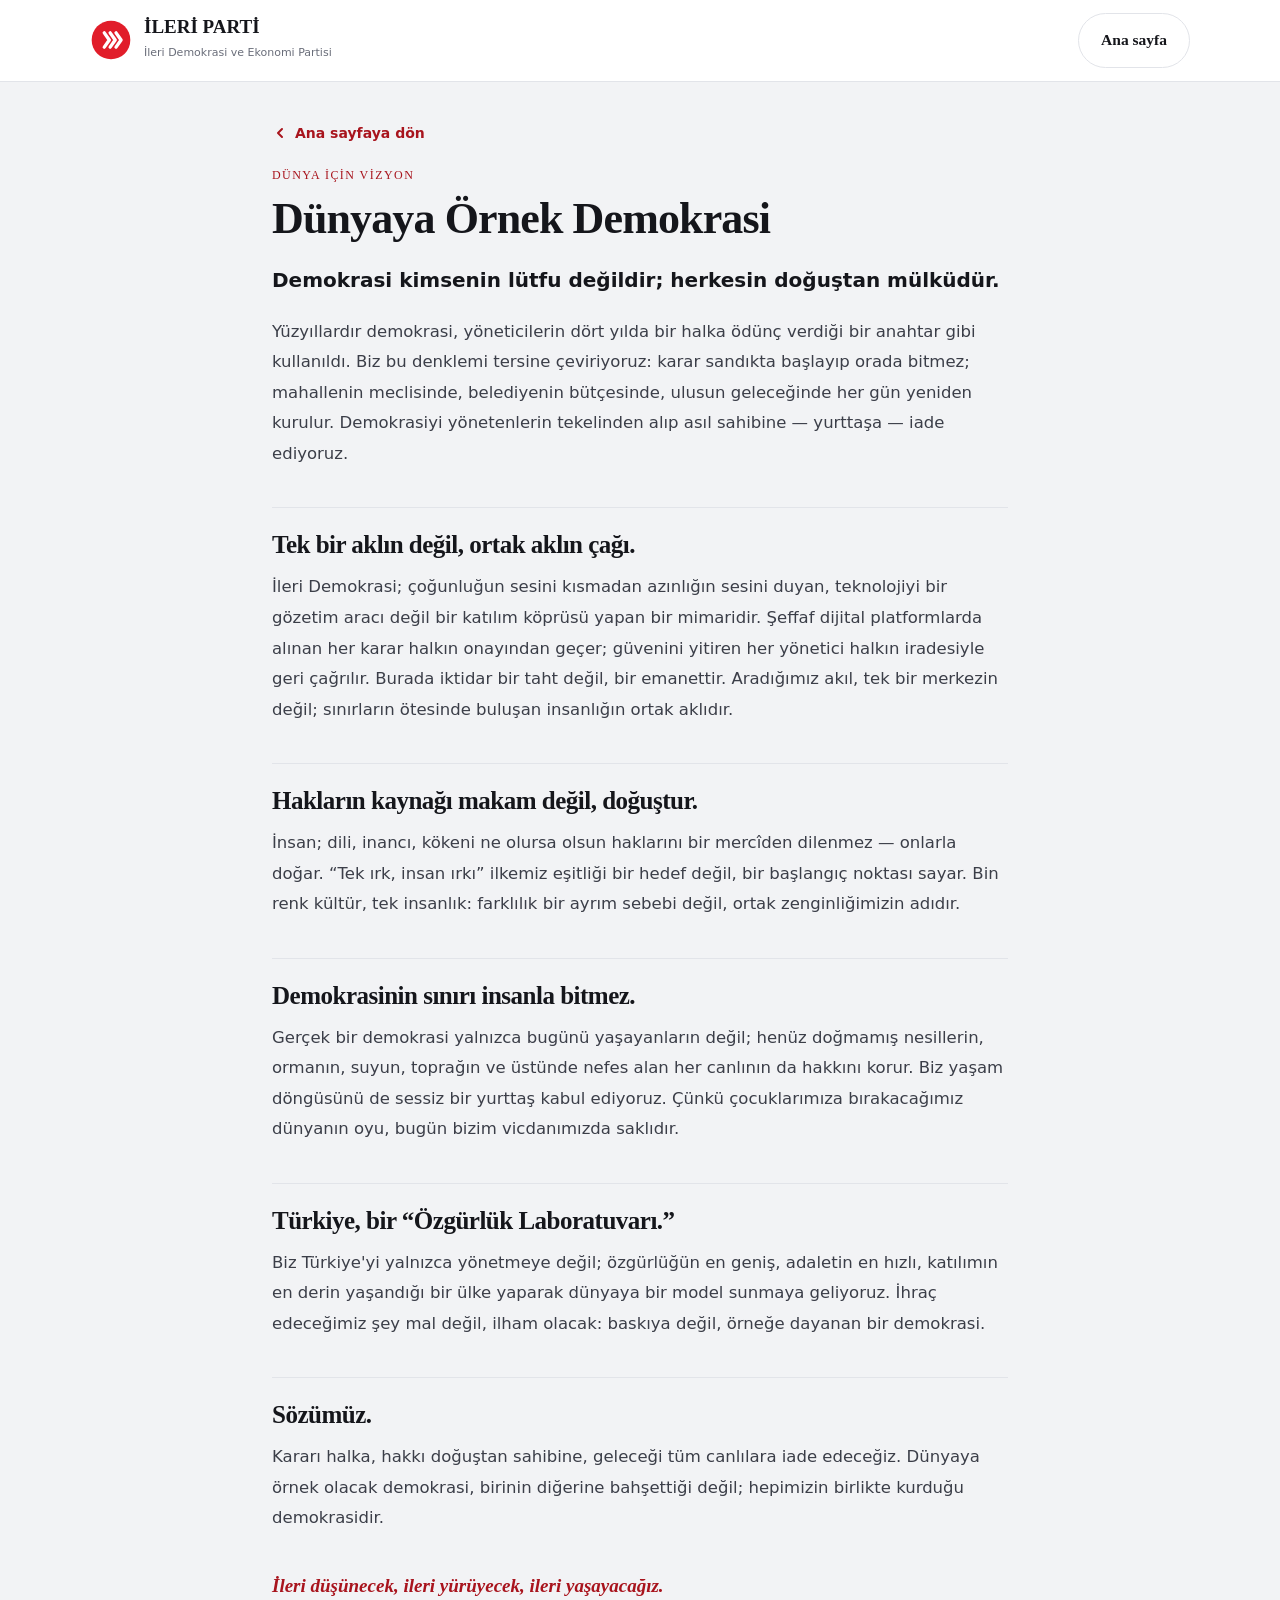
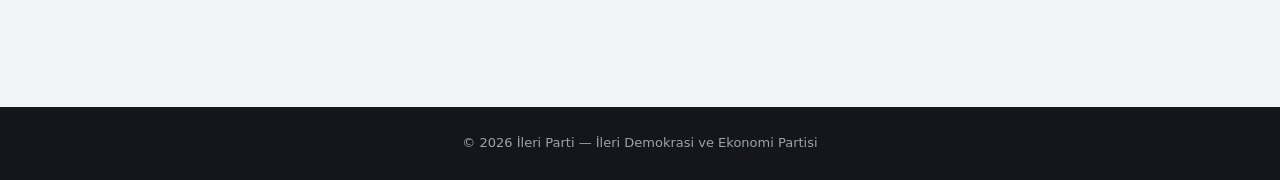
<file: dunyaya-ornek-demokrasi.html>
<!doctype html>
<html lang="tr">
<head>
<meta charset="utf-8">
<meta name="viewport" content="width=device-width, initial-scale=1.0">
<title>Dünyaya Örnek Demokrasi — İleri Parti</title>
<link rel="icon" type="image/svg+xml" href="data:image/svg+xml,%3Csvg xmlns='http://www.w3.org/2000/svg' viewBox='0 0 100 100'%3E%3Ccircle cx='50' cy='50' r='46' fill='%23E11D2A'/%3E%3Cg fill='none' stroke='white' stroke-width='8' stroke-linecap='round' stroke-linejoin='round'%3E%3Cpath d='M34 33 46 50 34 67'/%3E%3Cpath d='M48 33 60 50 48 67'/%3E%3Cpath d='M62 33 74 50 62 67'/%3E%3C/g%3E%3C/svg%3E">
<link rel="stylesheet" href="assets/css/style.css?v=3">
<style>
  .d-header{position:sticky; top:0; z-index:50; background:var(--white); border-bottom:1px solid var(--line); padding:13px 22px}
  .d-header-in{max-width:1100px; margin:0 auto; display:flex; align-items:center; justify-content:space-between; gap:16px}
  .d-brand{display:flex; align-items:center; gap:12px; text-decoration:none}
  .d-brand .bt b{font-family:"Archivo"; font-weight:800; font-size:19px; color:var(--ink); display:block; line-height:1.05}
  .d-brand .bt span{font-size:11px; color:var(--ink-3)}
  .prose{max-width:780px; margin:0 auto; padding:40px 22px 90px}
  .d-back{display:inline-flex; align-items:center; gap:7px; color:var(--red-d); font-weight:600; font-size:14px; text-decoration:none; margin-bottom:22px}
  .d-back:hover{gap:10px}
  .prose .eyebrow-p{font-family:"IBM Plex Mono"; font-size:12px; letter-spacing:.12em; text-transform:uppercase; color:var(--red-d)}
  .prose h1{font-family:"Archivo"; font-weight:800; font-size:clamp(30px,5vw,44px); line-height:1.08; margin:10px 0 22px}
  .prose .lead{font-size:20px; font-weight:700; color:var(--ink); line-height:1.5; margin:0 0 22px}
  .prose h2{font-family:"Archivo"; font-weight:800; font-size:clamp(20px,3vw,25px); line-height:1.2; margin:38px 0 12px; padding-top:22px; border-top:1px solid var(--line); color:var(--ink)}
  .prose p{color:var(--ink-2); font-size:16.5px; line-height:1.85; margin:0 0 14px}
  .prose .close{margin-top:34px; font-family:"Archivo"; font-style:italic; font-weight:700; font-size:19px; color:var(--red-d)}
  .d-ftr{background:var(--ink); color:#9aa3ad; text-align:center; padding:26px 20px; font-size:13px}
</style>
</head>
<body>
<header class="d-header"><div class="d-header-in">
  <a class="d-brand" href="index.html"><svg width="42" height="42" viewBox="0 0 100 100"><circle cx="50" cy="50" r="46" fill="#E11D2A"/><g fill="none" stroke="#fff" stroke-width="8" stroke-linecap="round" stroke-linejoin="round"><path d="M34 33 46 50 34 67"/><path d="M48 33 60 50 48 67"/><path d="M62 33 74 50 62 67"/></g></svg>
  <span class="bt"><b>İLERİ PARTİ</b><span>İleri Demokrasi ve Ekonomi Partisi</span></span></a>
  <a class="btn btn-ghost" href="index.html">Ana sayfa</a>
</div></header>
<main class="prose">
  <a class="d-back" href="index.html"><svg width="16" height="16" viewBox="0 0 24 24" fill="none" stroke="currentColor" stroke-width="3" stroke-linecap="round" stroke-linejoin="round"><path d="M15 18l-6-6 6-6"/></svg> Ana sayfaya dön</a>
  <div class="eyebrow-p">Dünya İçin Vizyon</div>
  <h1>Dünyaya Örnek Demokrasi</h1>

  <p class="lead">Demokrasi kimsenin lütfu değildir; herkesin doğuştan mülküdür.</p>

  <p>Yüzyıllardır demokrasi, yöneticilerin dört yılda bir halka ödünç verdiği bir anahtar gibi kullanıldı. Biz bu denklemi tersine çeviriyoruz: karar sandıkta başlayıp orada bitmez; mahallenin meclisinde, belediyenin bütçesinde, ulusun geleceğinde her gün yeniden kurulur. Demokrasiyi yönetenlerin tekelinden alıp asıl sahibine — yurttaşa — iade ediyoruz.</p>

  <h2>Tek bir aklın değil, ortak aklın çağı.</h2>
  <p>İleri Demokrasi; çoğunluğun sesini kısmadan azınlığın sesini duyan, teknolojiyi bir gözetim aracı değil bir katılım köprüsü yapan bir mimaridir. Şeffaf dijital platformlarda alınan her karar halkın onayından geçer; güvenini yitiren her yönetici halkın iradesiyle geri çağrılır. Burada iktidar bir taht değil, bir emanettir. Aradığımız akıl, tek bir merkezin değil; sınırların ötesinde buluşan insanlığın ortak aklıdır.</p>

  <h2>Hakların kaynağı makam değil, doğuştur.</h2>
  <p>İnsan; dili, inancı, kökeni ne olursa olsun haklarını bir mercîden dilenmez — onlarla doğar. “Tek ırk, insan ırkı” ilkemiz eşitliği bir hedef değil, bir başlangıç noktası sayar. Bin renk kültür, tek insanlık: farklılık bir ayrım sebebi değil, ortak zenginliğimizin adıdır.</p>

  <h2>Demokrasinin sınırı insanla bitmez.</h2>
  <p>Gerçek bir demokrasi yalnızca bugünü yaşayanların değil; henüz doğmamış nesillerin, ormanın, suyun, toprağın ve üstünde nefes alan her canlının da hakkını korur. Biz yaşam döngüsünü de sessiz bir yurttaş kabul ediyoruz. Çünkü çocuklarımıza bırakacağımız dünyanın oyu, bugün bizim vicdanımızda saklıdır.</p>

  <h2>Türkiye, bir “Özgürlük Laboratuvarı.”</h2>
  <p>Biz Türkiye'yi yalnızca yönetmeye değil; özgürlüğün en geniş, adaletin en hızlı, katılımın en derin yaşandığı bir ülke yaparak dünyaya bir model sunmaya geliyoruz. İhraç edeceğimiz şey mal değil, ilham olacak: baskıya değil, örneğe dayanan bir demokrasi.</p>

  <h2>Sözümüz.</h2>
  <p>Kararı halka, hakkı doğuştan sahibine, geleceği tüm canlılara iade edeceğiz. Dünyaya örnek olacak demokrasi, birinin diğerine bahşettiği değil; hepimizin birlikte kurduğu demokrasidir.</p>

  <p class="close">İleri düşünecek, ileri yürüyecek, ileri yaşayacağız.</p>
</main>
<footer class="d-ftr">© 2026 İleri Parti — İleri Demokrasi ve Ekonomi Partisi</footer>
</body>
</html>
</file>
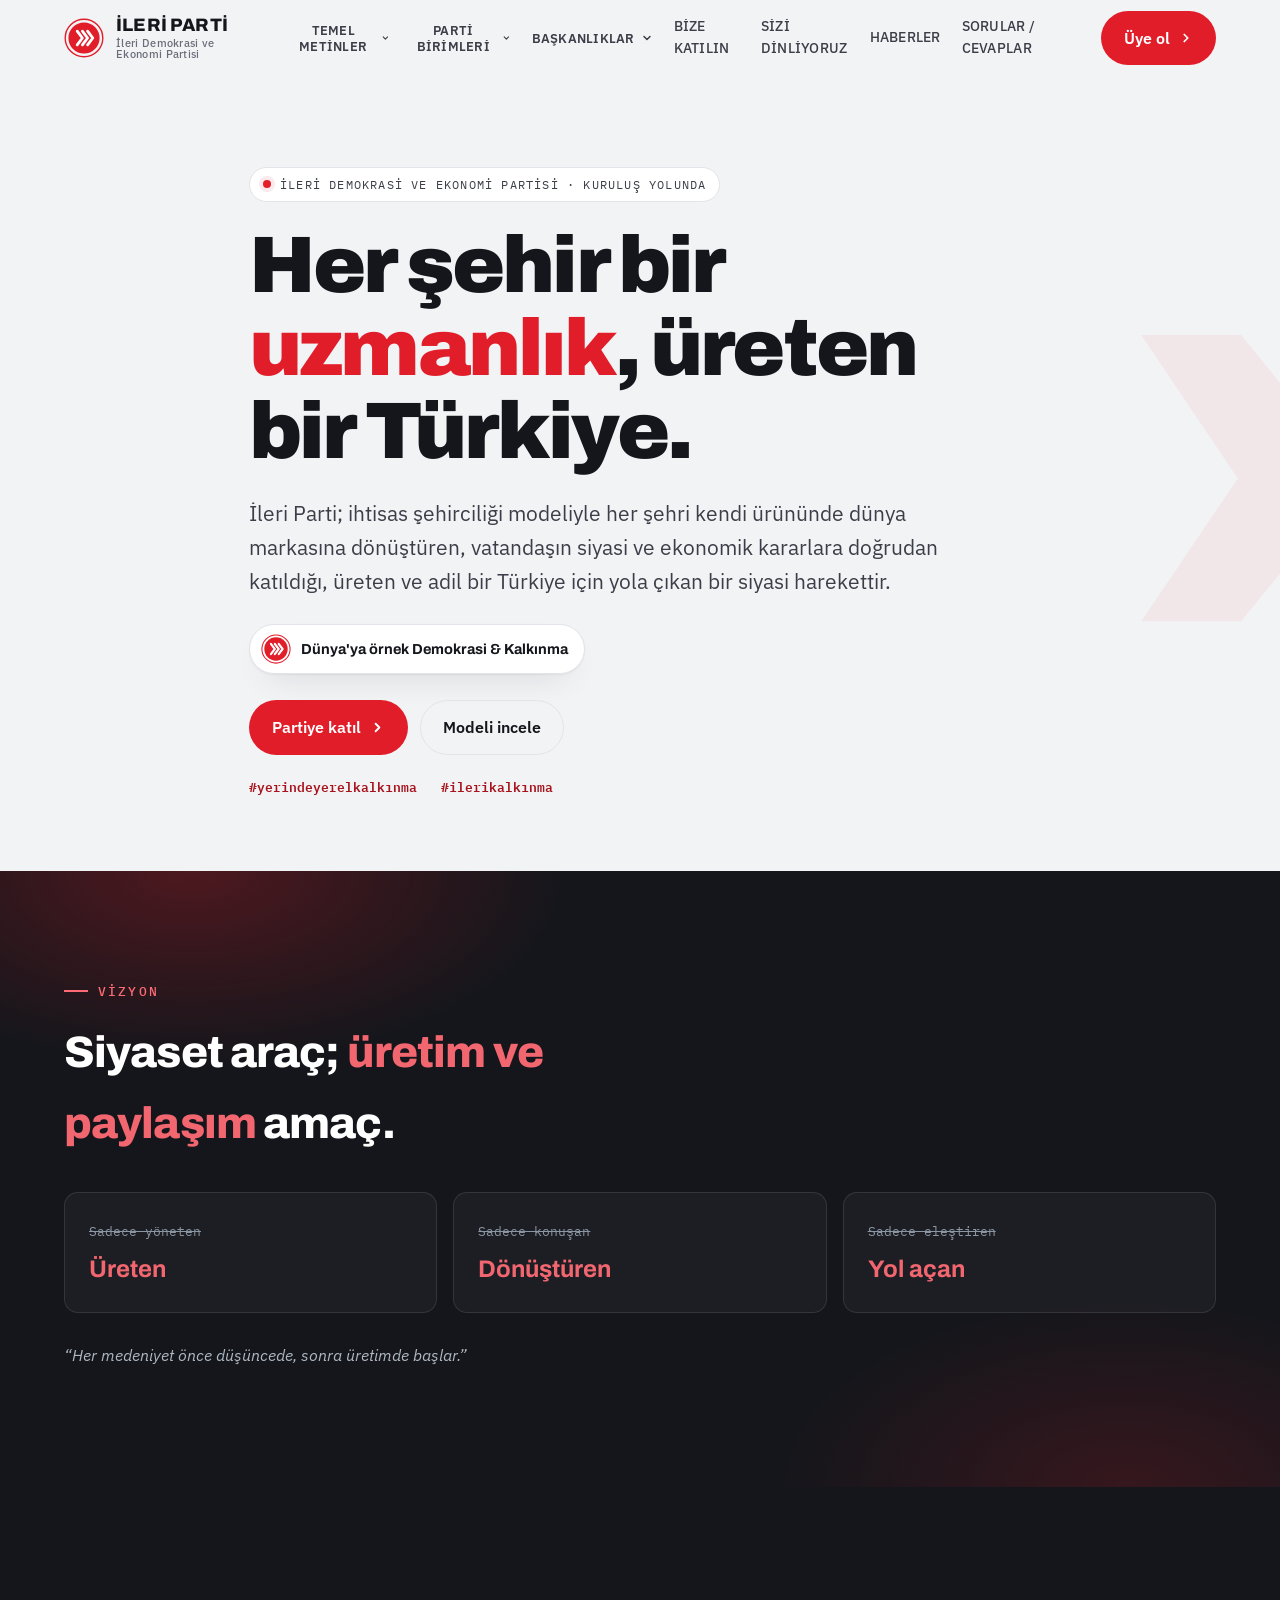
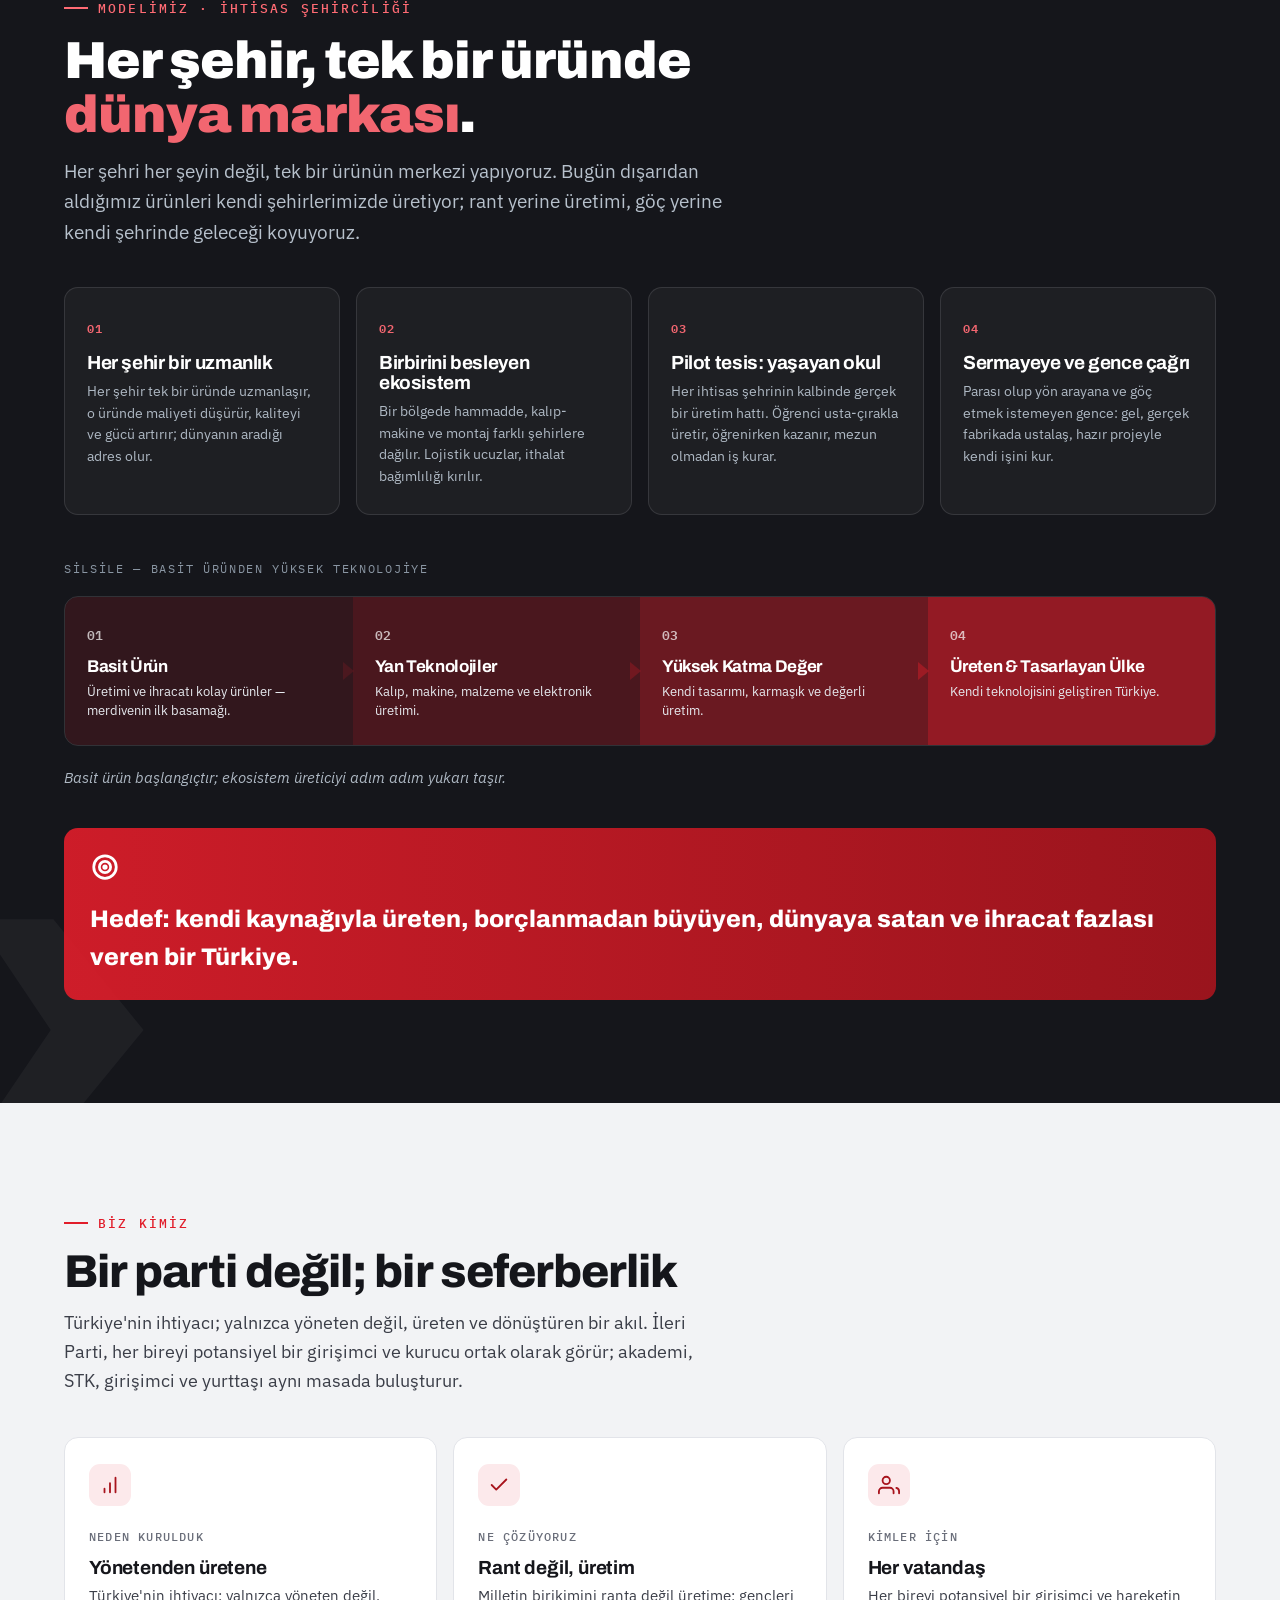
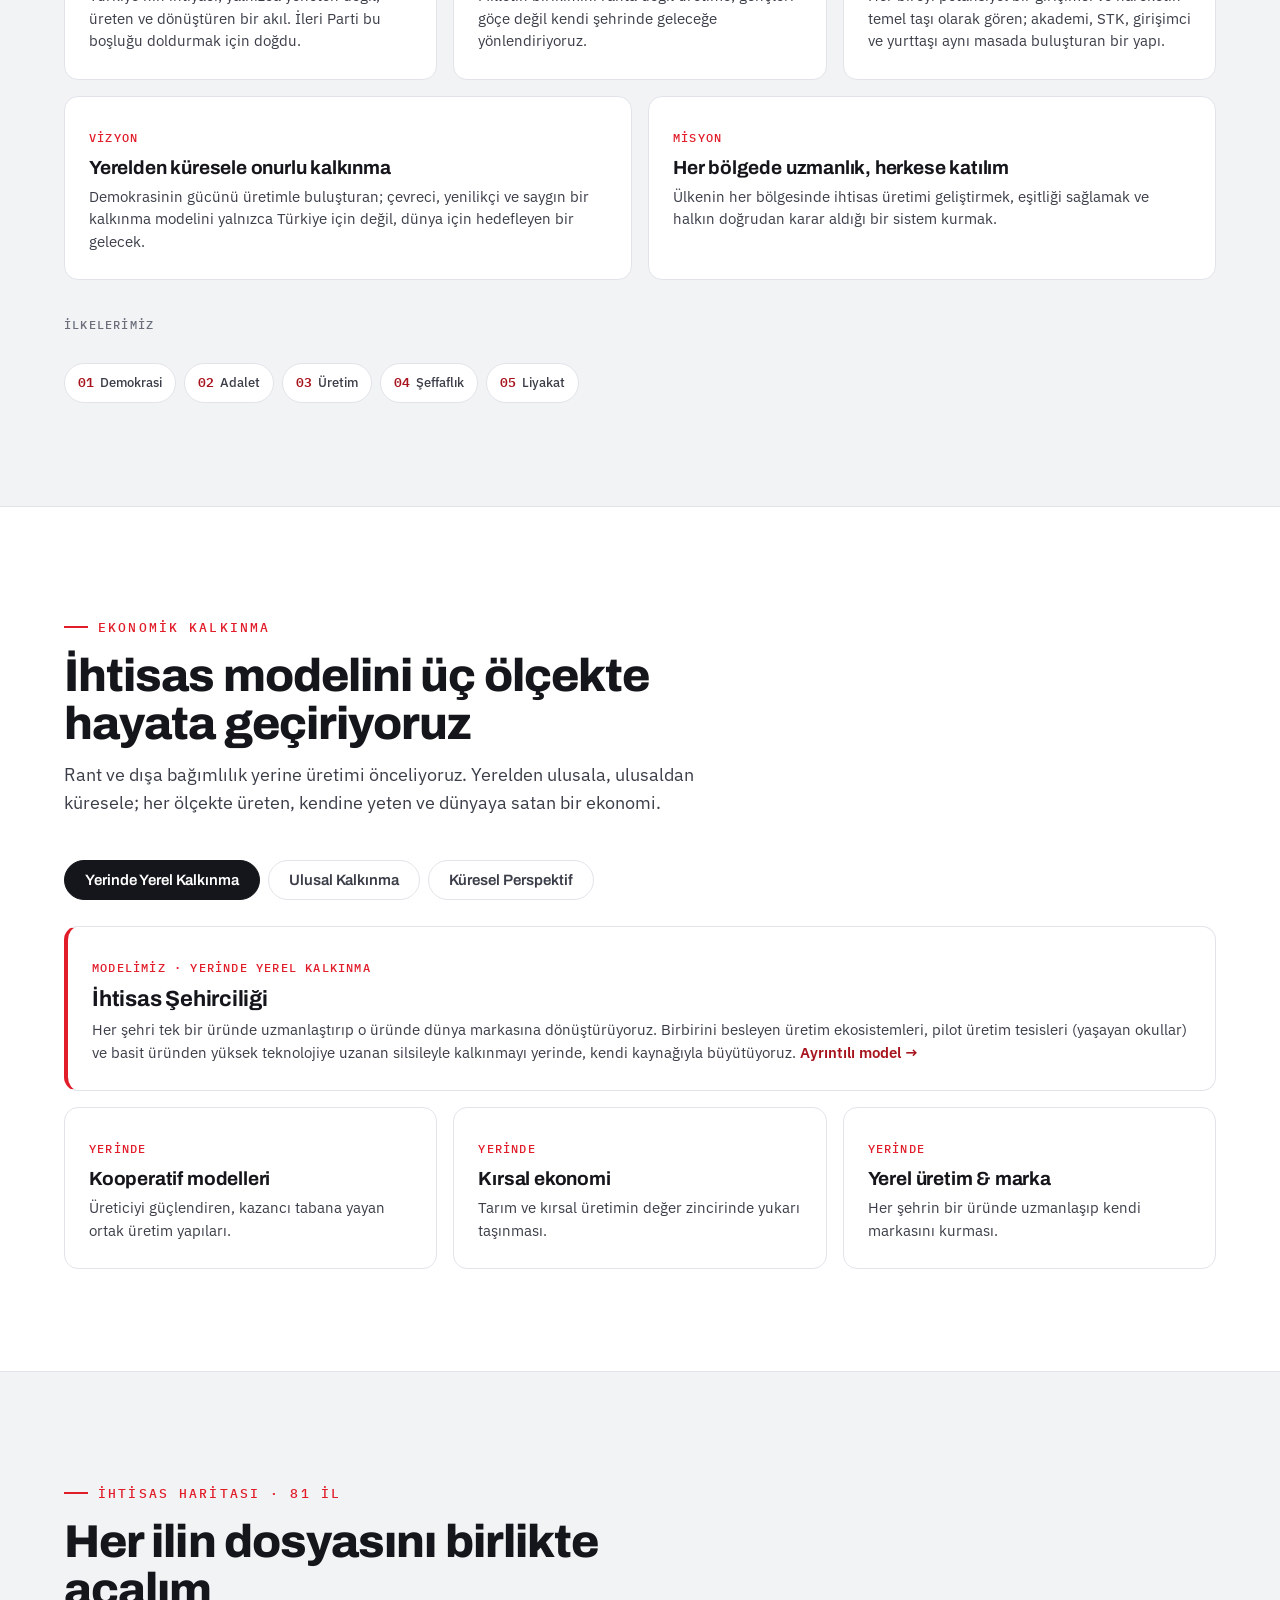
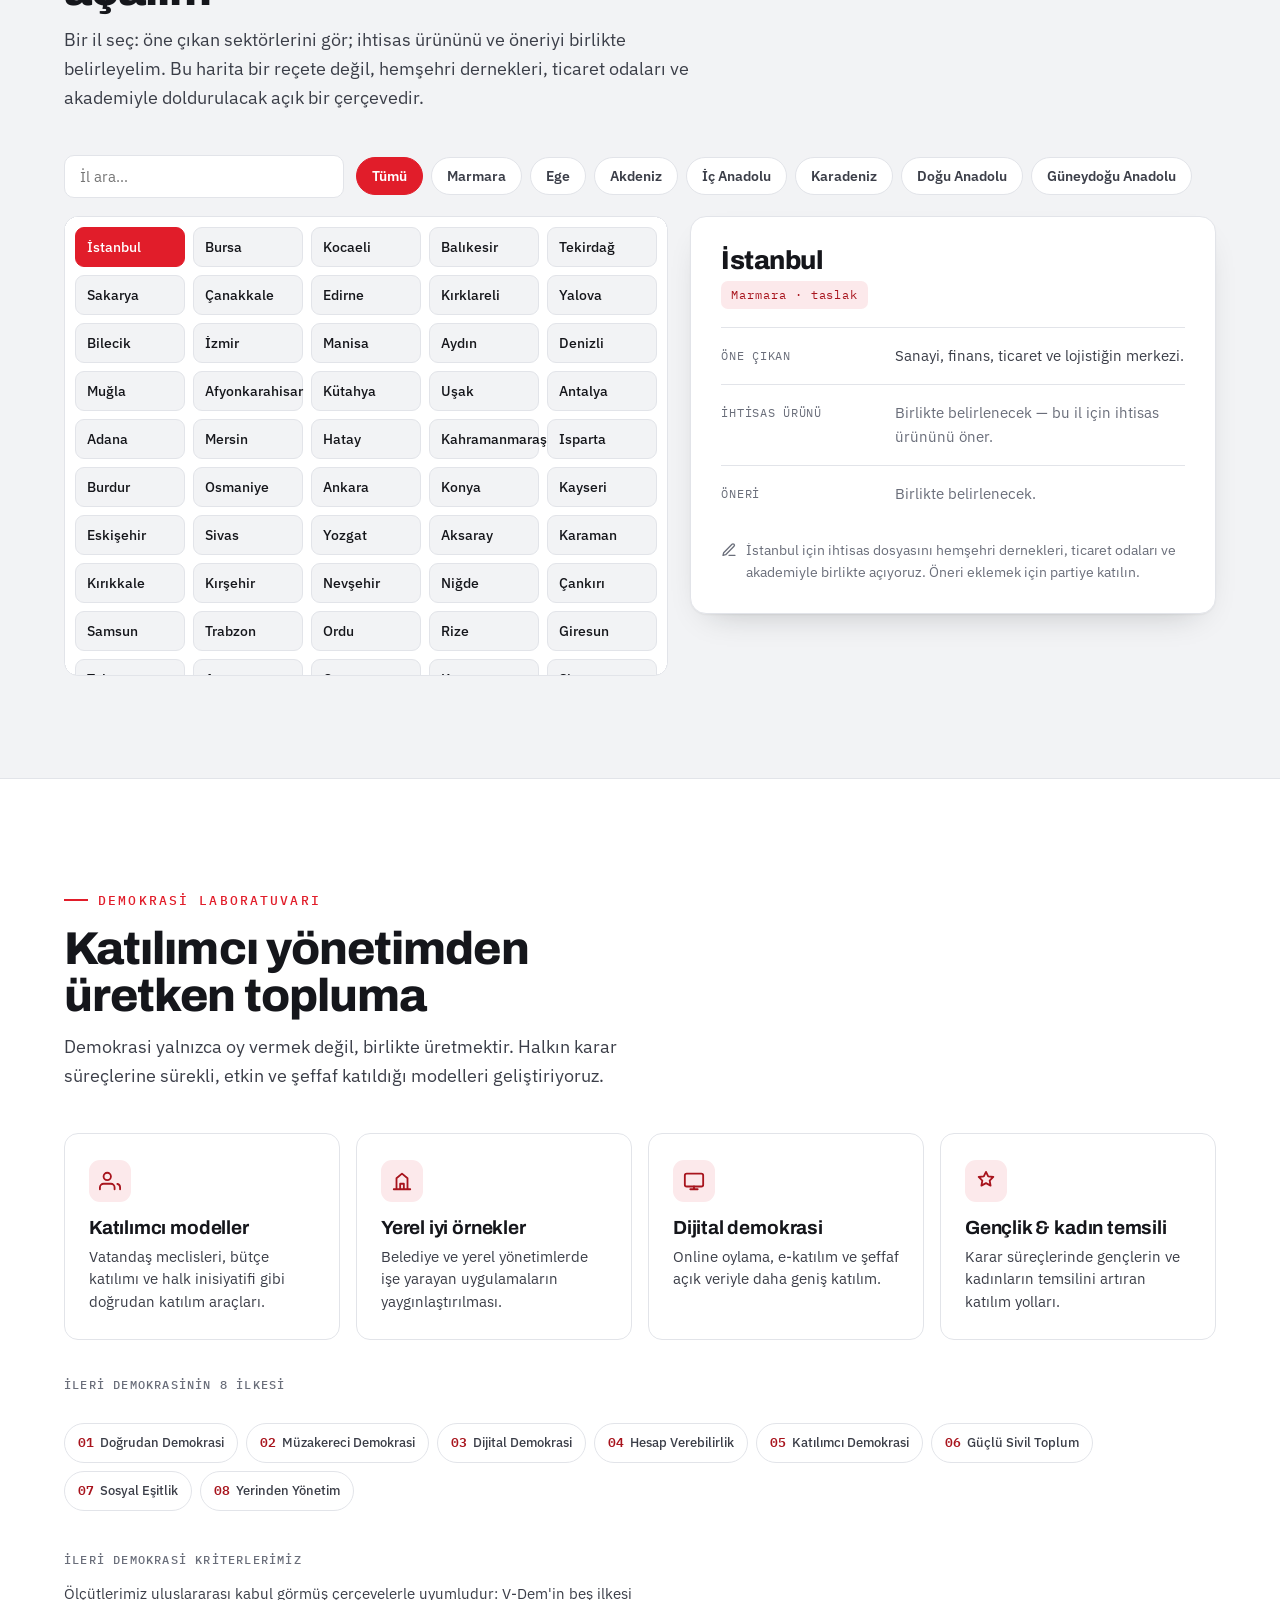
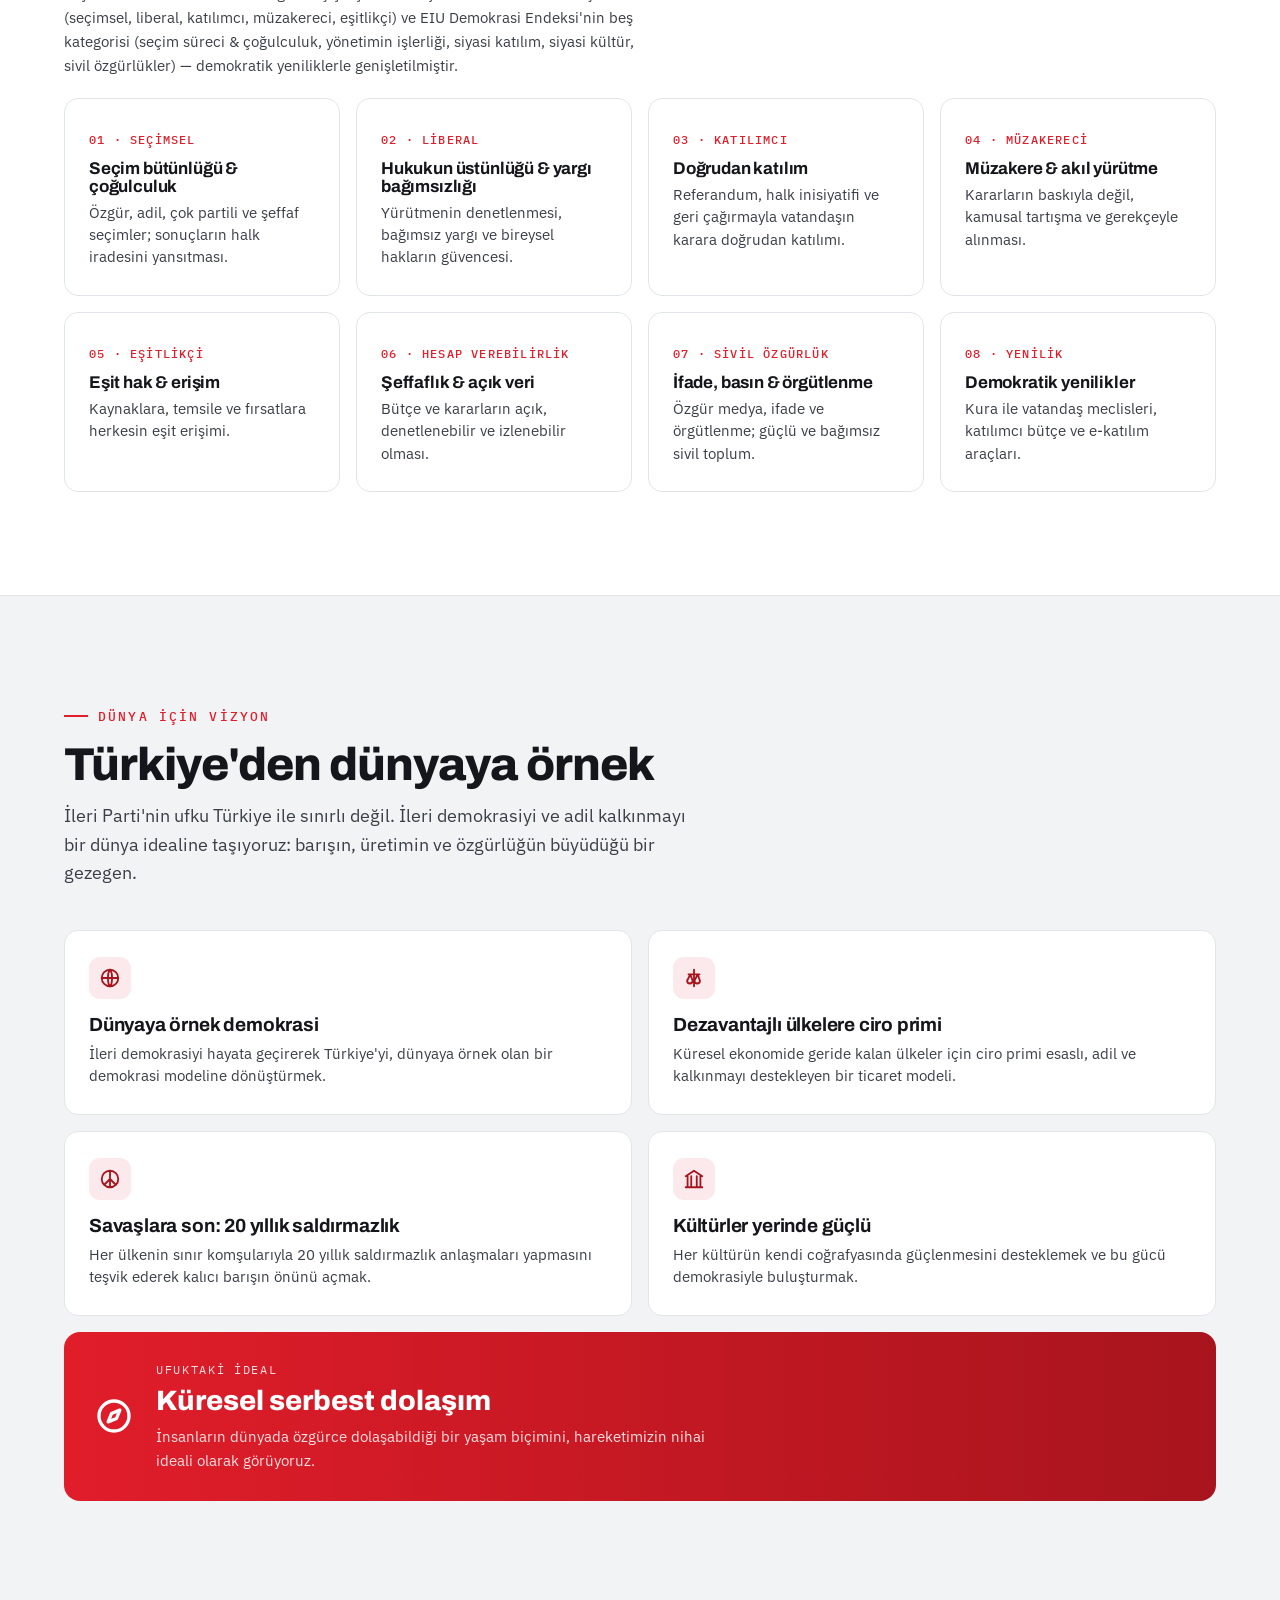
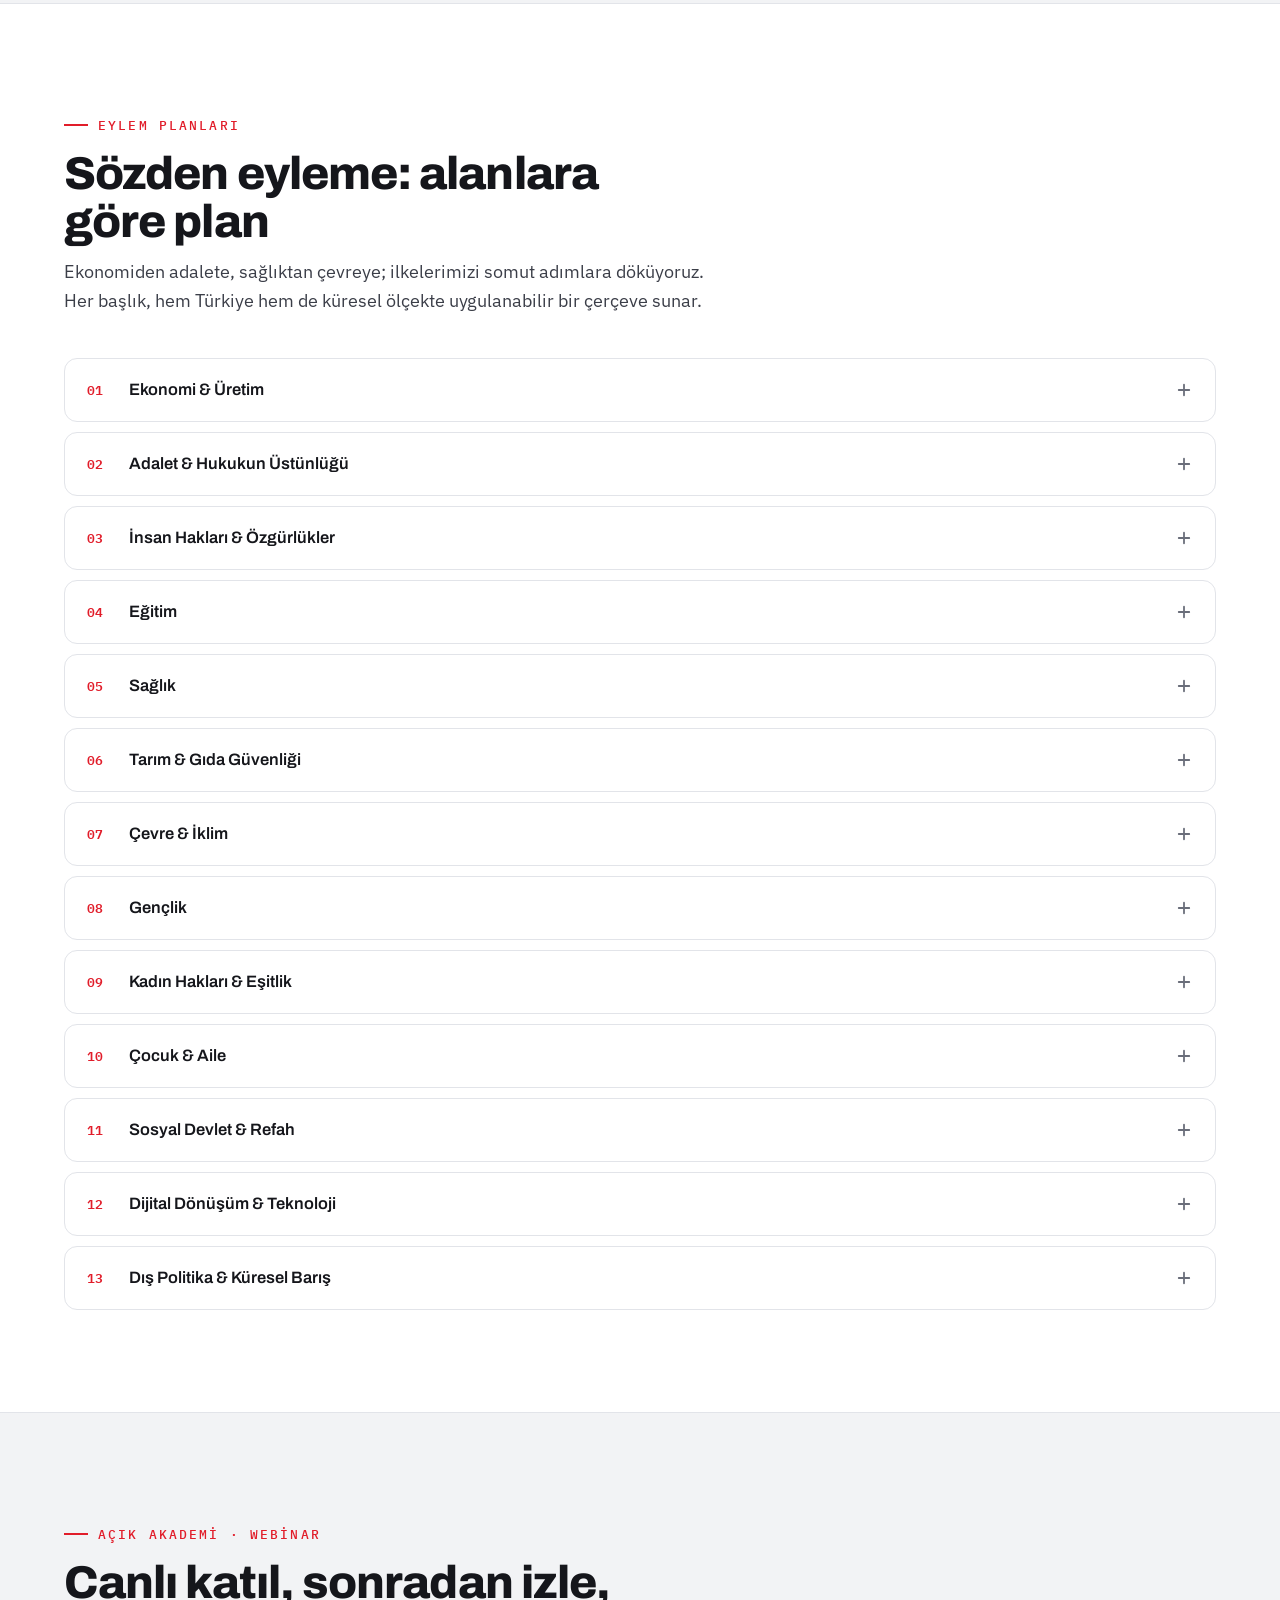
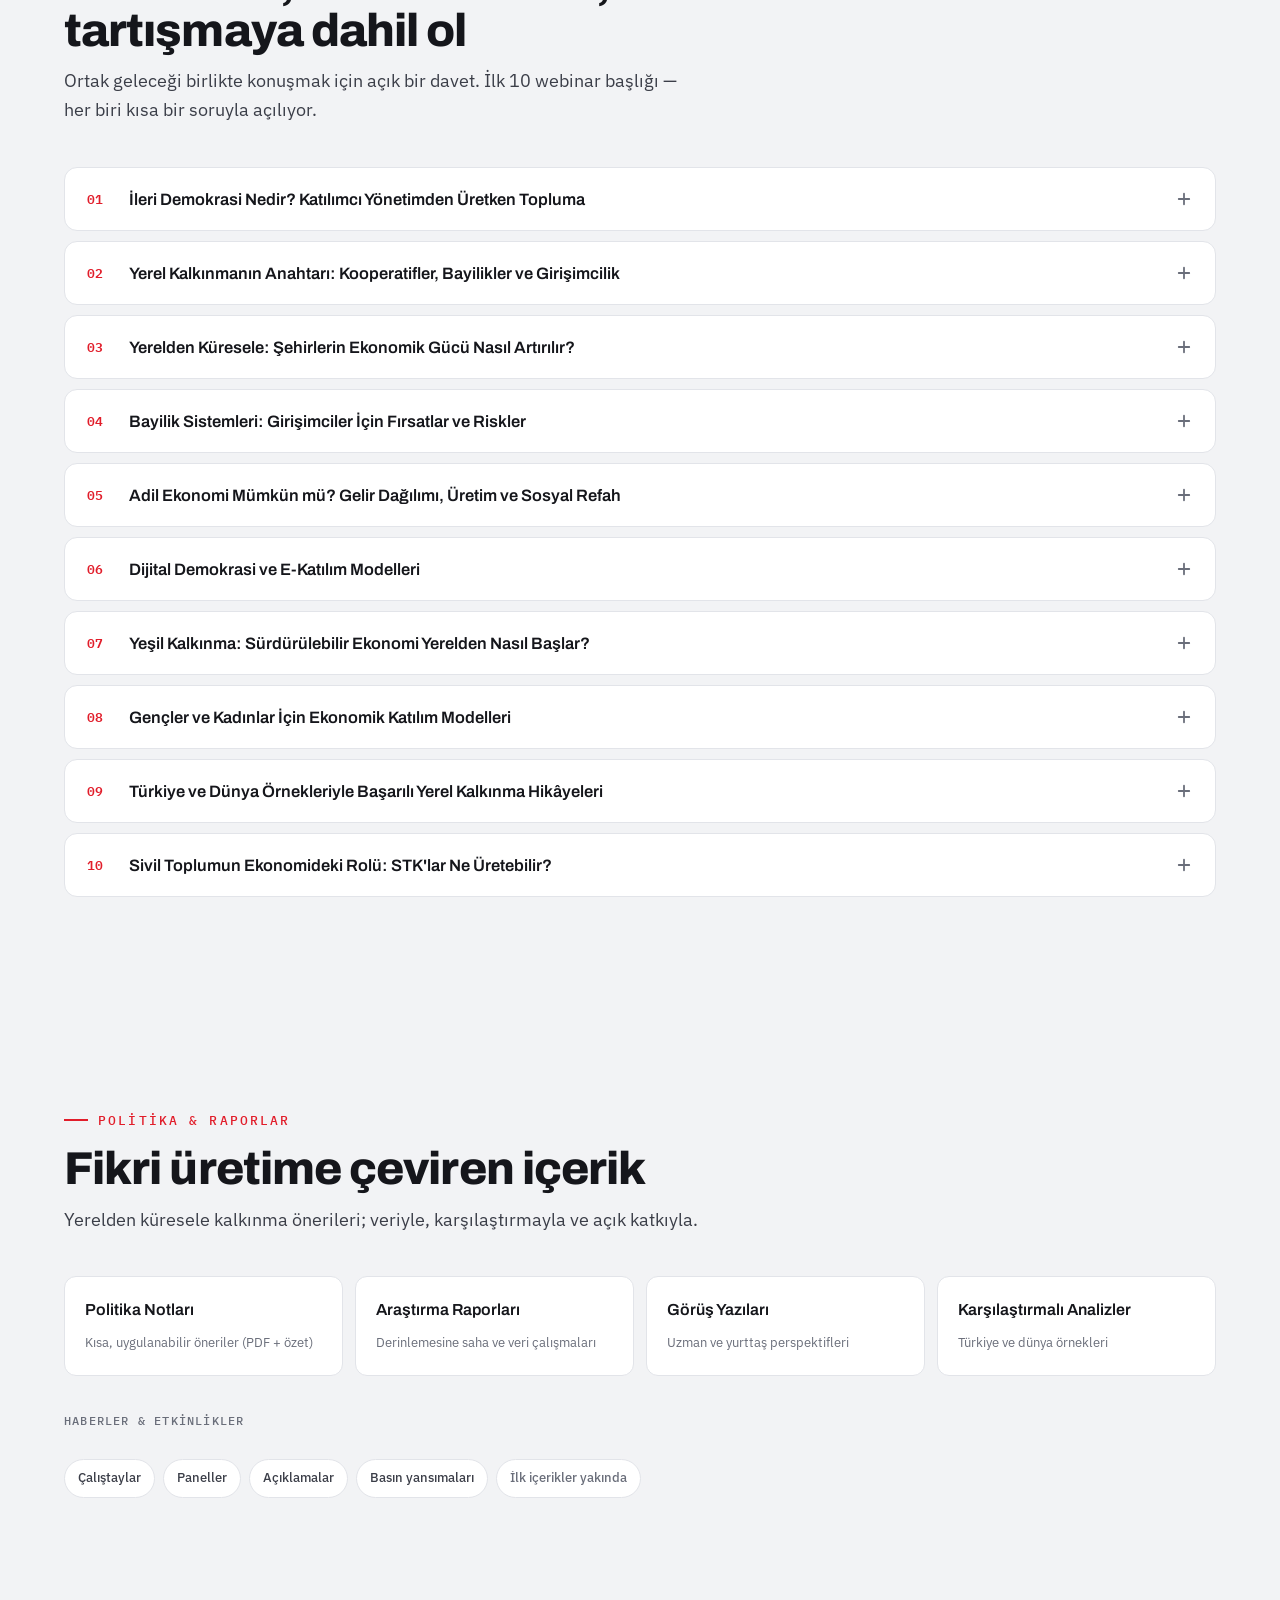
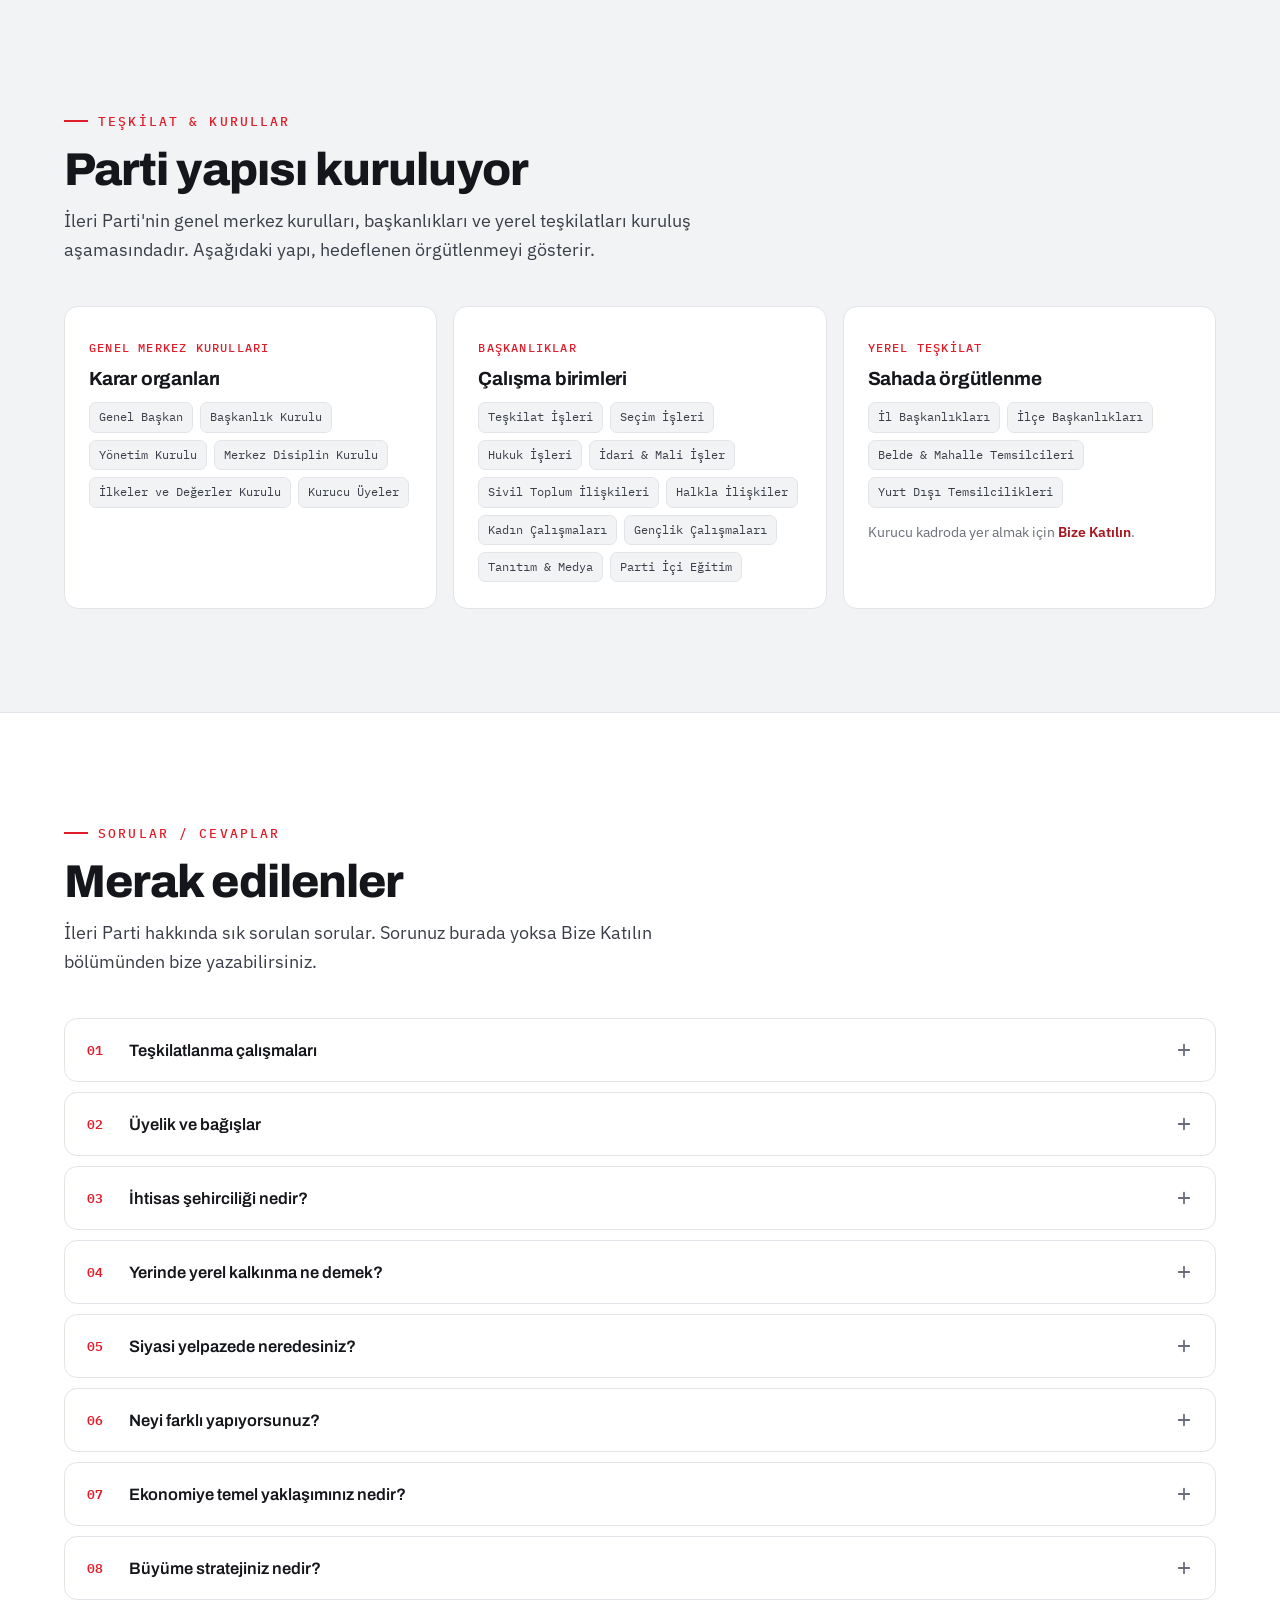
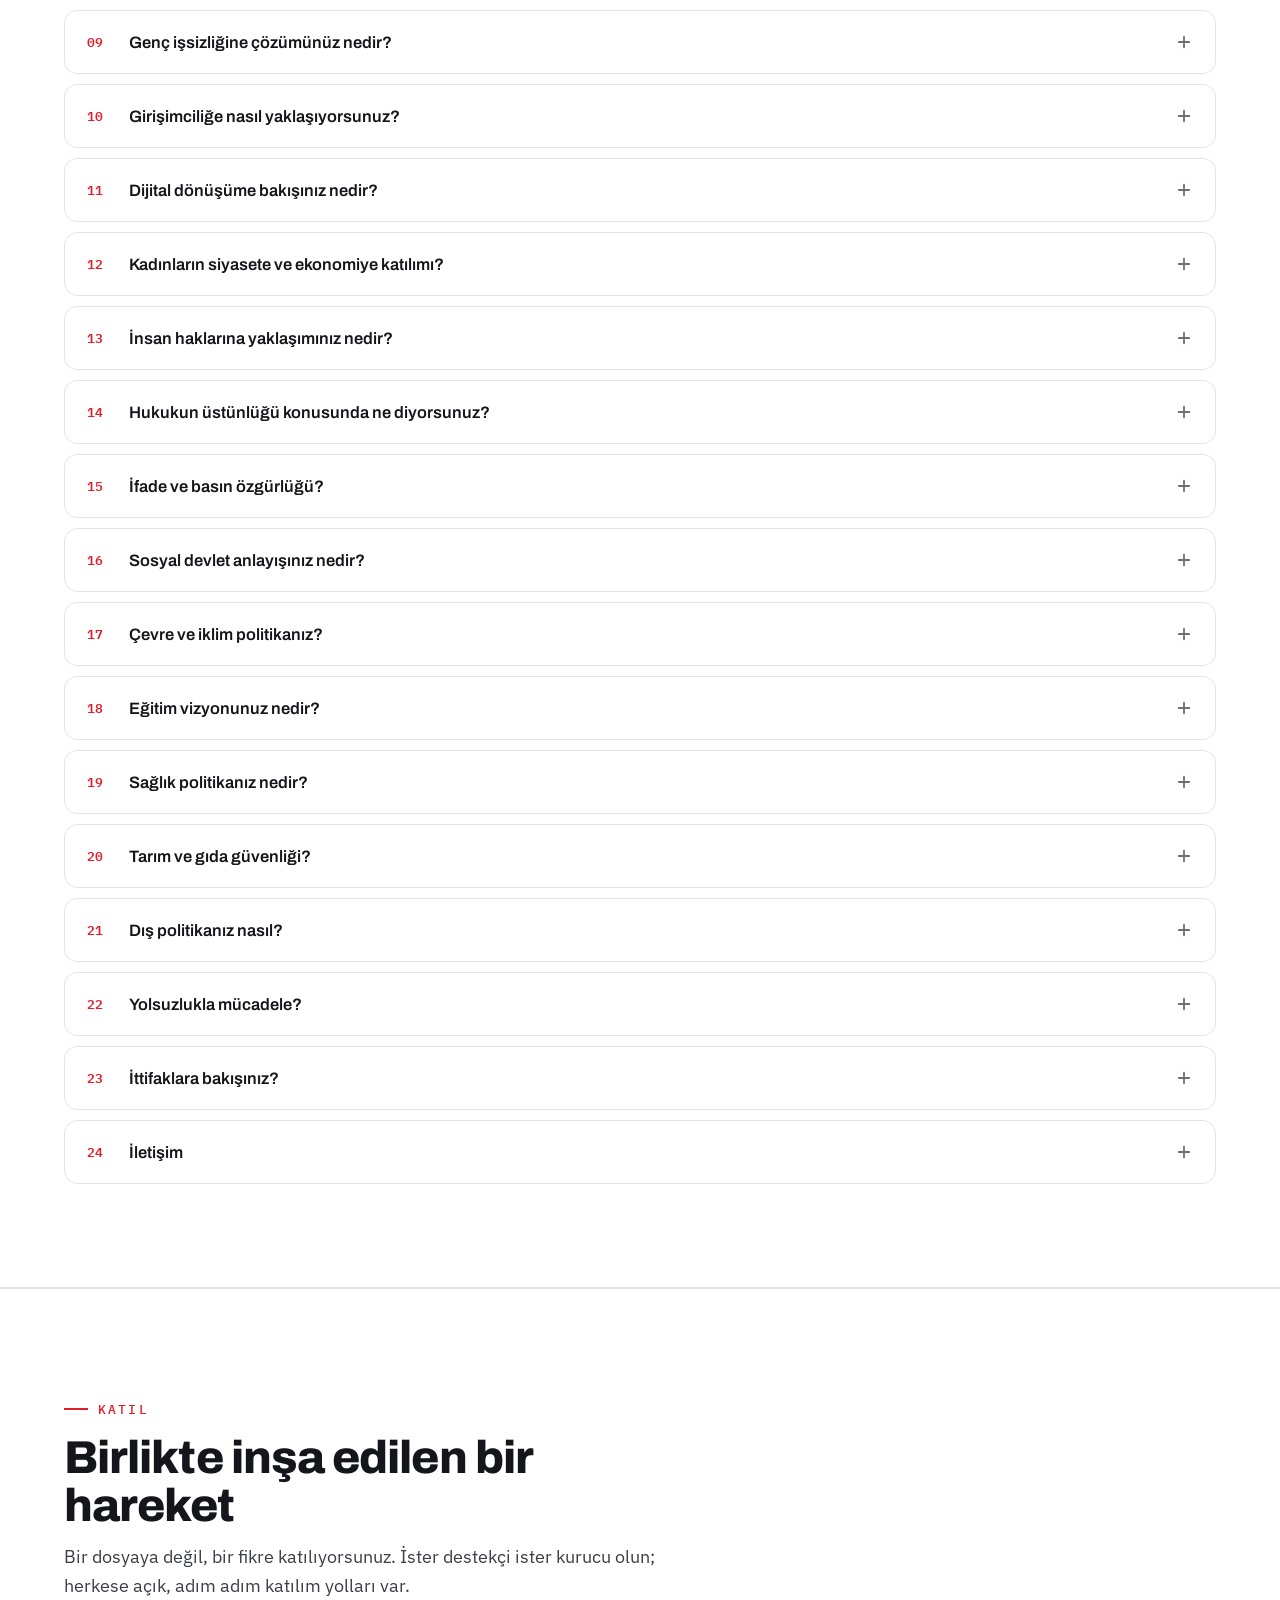
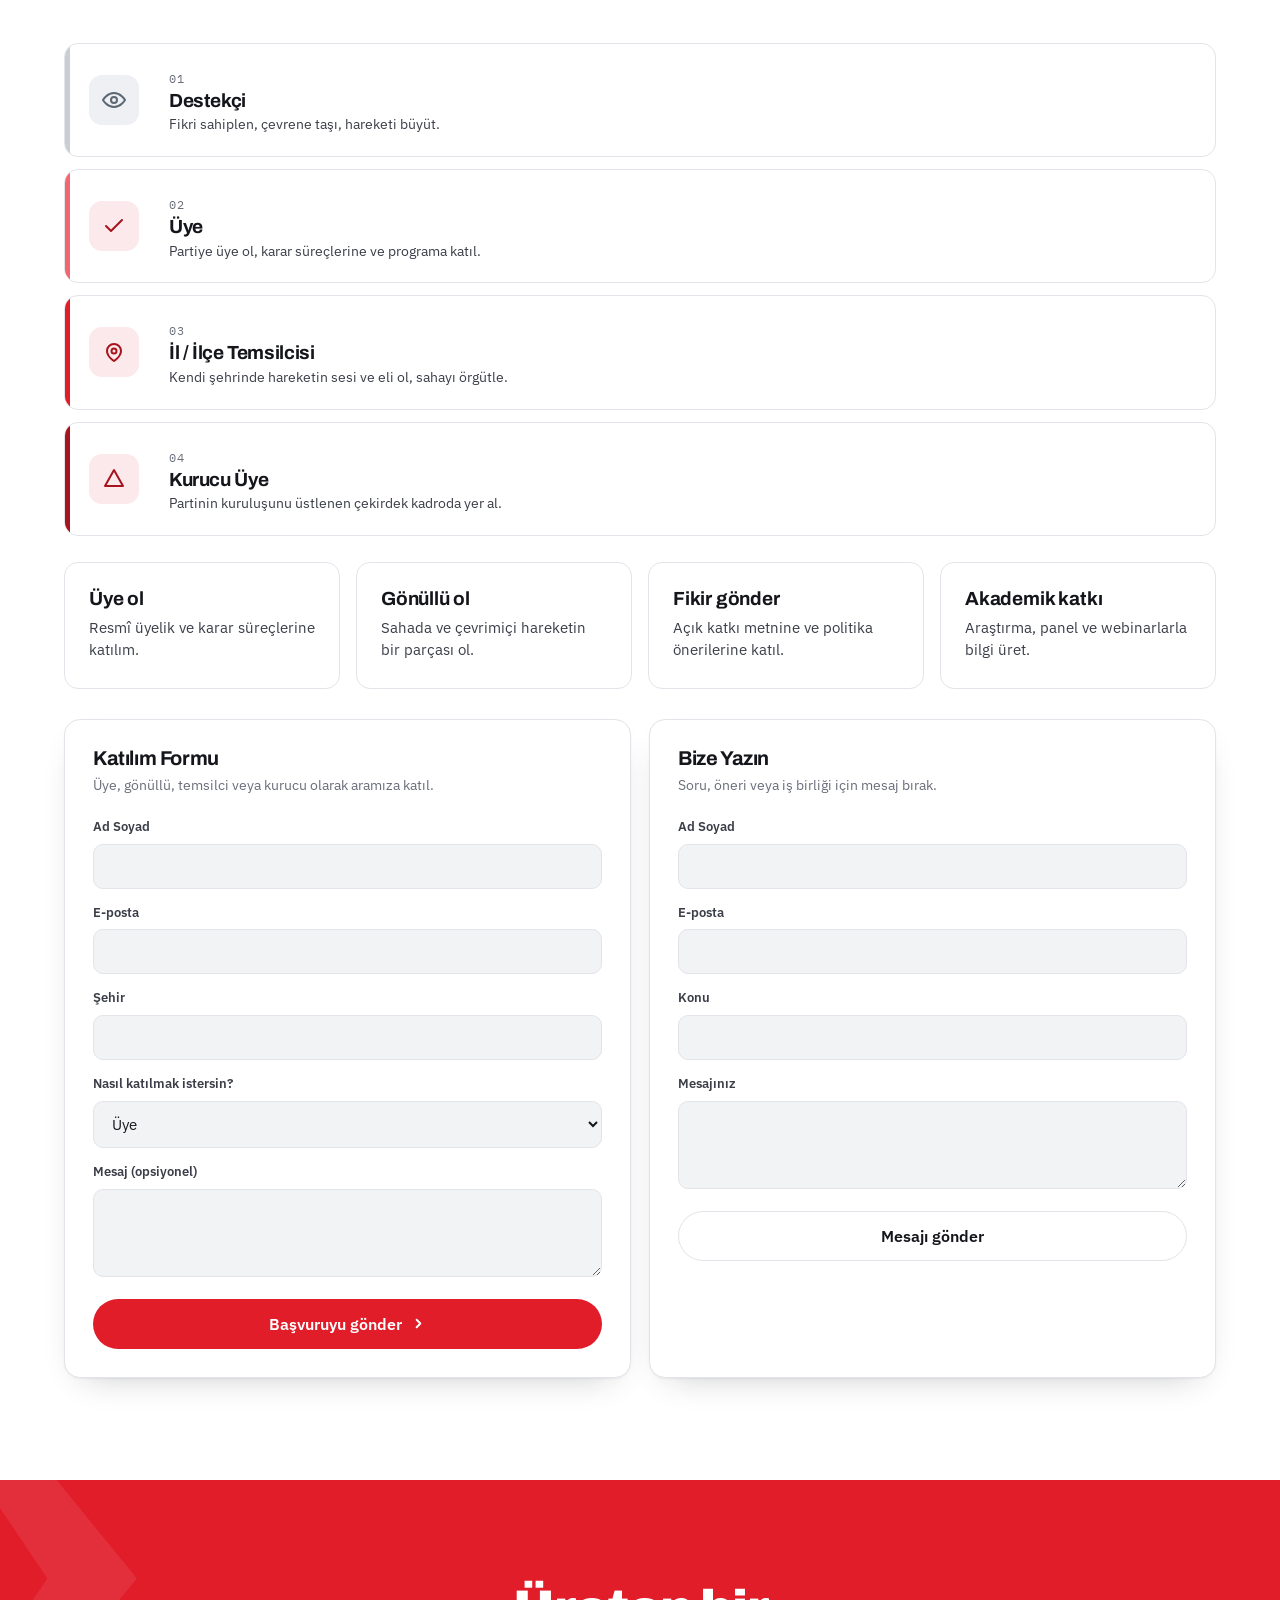
<file: index (13).html>
<!DOCTYPE html>
<html lang="tr">
<head>
<meta charset="UTF-8">
<meta name="viewport" content="width=device-width, initial-scale=1.0">
<title>İleri Parti — İleri Demokrasi ve Ekonomi Partisi</title>
<meta name="description" content="İleri Parti (İleri Demokrasi ve Ekonomi Partisi): ihtisas şehirciliği modeliyle üreten bir Türkiye ve vatandaşın doğrudan karar aldığı ileri bir demokrasi.">
<link rel="preconnect" href="https://fonts.googleapis.com">
<link rel="preconnect" href="https://fonts.gstatic.com" crossorigin>
<link href="https://fonts.googleapis.com/css2?family=Archivo:wght@500;600;700;800;900&family=IBM+Plex+Mono:wght@400;500;600&family=IBM+Plex+Sans:wght@400;500;600;700&display=swap" rel="stylesheet">
<style>
  :root{
    --ink:#15161B; --ink-2:#3B3E48; --ink-3:#6A6E7A;
    --paper:#F2F3F5; --white:#FFFFFF; --line:#E2E4E9;
    --red:#E11D2A; --red-d:#A8141D; --red-t:#FCE9EB; --red-2:#F26670;
    --shadow:0 1px 2px rgba(21,22,27,.05), 0 14px 34px -20px rgba(21,22,27,.3);
    --shadow-lg:0 34px 80px -46px rgba(21,22,27,.55);
    --r:16px;
  }
  *{box-sizing:border-box}
  html{scroll-behavior:smooth}
  body{margin:0; background:var(--paper); color:var(--ink);
    font-family:"IBM Plex Sans",system-ui,sans-serif; font-size:17px; line-height:1.6;
    -webkit-font-smoothing:antialiased; overflow-x:hidden}
  a{color:inherit; text-decoration:none}
  h1,h2,h3,h4{font-family:"Archivo",sans-serif; margin:0; line-height:1.04; letter-spacing:-.02em}
  .wrap{max-width:1200px; margin:0 auto; padding:0 24px}
  .sec{padding:clamp(60px,8vw,110px) 0; scroll-margin-top:78px}
  .mono{font-family:"IBM Plex Mono",monospace}
  :focus-visible{outline:3px solid var(--red); outline-offset:3px; border-radius:6px}
  .eyebrow{font-family:"IBM Plex Mono"; font-size:12.5px; font-weight:500; letter-spacing:.17em;
    text-transform:uppercase; color:var(--red); display:inline-flex; align-items:center; gap:10px}
  .eyebrow::before{content:""; width:24px; height:2px; background:var(--red)}
  .eyebrow.dk{color:#FF6B74}
  .eyebrow.dk::before{background:#FF6B74}

  .logo{display:inline-flex; flex:none}
  .logo svg{display:block}

  .btn{display:inline-flex; align-items:center; gap:9px; font-family:"IBM Plex Sans"; font-weight:600;
    font-size:15.5px; padding:14px 22px; border-radius:999px; border:1.5px solid transparent;
    cursor:pointer; transition:.2s ease; white-space:nowrap}
  .btn .chev{transition:transform .2s ease}
  .btn:hover .chev{transform:translateX(4px)}
  .btn-red{background:var(--red); color:#fff}
  .btn-red:hover{background:var(--red-d)}
  .btn-ghost{background:transparent; color:var(--ink); border-color:var(--line)}
  .btn-ghost:hover{border-color:var(--ink); background:var(--ink); color:#fff}
  .btn-on-dark{background:#fff; color:var(--red-d)}
  .btn-on-dark:hover{background:var(--ink); color:#fff}
  .btn-on-dark-g{background:transparent; color:#fff; border-color:rgba(255,255,255,.5)}
  .btn-on-dark-g:hover{background:#fff; color:var(--red-d)}

  header{position:sticky; top:0; z-index:70; background:rgba(242,243,245,.82);
    backdrop-filter:saturate(1.4) blur(12px); border-bottom:1px solid transparent; transition:.25s}
  header.scrolled{border-color:var(--line); background:rgba(242,243,245,.95)}
  .nav{display:flex; align-items:center; justify-content:space-between; height:76px; gap:20px}
  .brand{display:flex; align-items:center; gap:12px}
  .brand .bt{display:flex; flex-direction:column; line-height:1.05}
  .brand .bt b{font-family:"Archivo"; font-weight:800; font-size:18px; letter-spacing:.01em}
  .brand .bt span{font-size:10.5px; color:var(--ink-3); letter-spacing:.03em; margin-top:3px; font-weight:500}
  .navlinks{display:flex; align-items:center; gap:1px}
  .navlinks a{font-size:13.5px; font-weight:500; color:var(--ink-2); padding:9px 10px; border-radius:9px; transition:.15s}
  .navlinks a:hover{color:var(--ink); background:rgba(21,22,27,.05)}
  .nli{position:relative}
  .nlink{font-family:"IBM Plex Sans"; font-size:12.5px; font-weight:600; letter-spacing:.02em; text-transform:uppercase;
    color:var(--ink-2); padding:9px 10px; border-radius:9px; transition:.15s; background:none; border:none; cursor:pointer;
    display:inline-flex; align-items:center; gap:6px}
  .nlink:hover{color:var(--ink); background:rgba(21,22,27,.05)}
  .nlink .cr{transition:transform .2s}
  .submenu{position:absolute; top:calc(100% + 8px); left:0; min-width:238px; background:var(--white);
    border:1px solid var(--line); border-radius:12px; box-shadow:var(--shadow-lg); padding:8px; opacity:0; visibility:hidden;
    transform:translateY(6px); transition:.18s ease; z-index:80}
  .submenu a{display:block; font-size:14px; font-weight:500; text-transform:none; letter-spacing:0; color:var(--ink-2);
    padding:10px 12px; border-radius:8px; white-space:nowrap}
  .submenu a:hover{background:var(--red-t); color:var(--red-d)}
  .submenu .soon{display:block; font-family:"IBM Plex Mono"; font-size:11.5px; color:var(--ink-3); padding:9px 12px}
  .nli.has-sub:hover>.submenu, .nli.has-sub:focus-within>.submenu{opacity:1; visibility:visible; transform:translateY(0)}
  .nli.has-sub:hover .nlink .cr, .nli.open .nlink .cr{transform:rotate(180deg)}
  .nav-cta{display:flex; align-items:center; gap:10px}
  .burger{display:none; width:44px; height:44px; border:1px solid var(--line); background:#fff;
    border-radius:11px; cursor:pointer; align-items:center; justify-content:center; flex-direction:column; gap:4.5px}
  .burger span{width:19px; height:2px; background:var(--ink); transition:.25s; border-radius:2px}
  .burger.open span:nth-child(1){transform:translateY(6.5px) rotate(45deg)}
  .burger.open span:nth-child(2){opacity:0}
  .burger.open span:nth-child(3){transform:translateY(-6.5px) rotate(-45deg)}

  .hero{position:relative; overflow:hidden; padding:clamp(52px,7vw,96px) 0 clamp(44px,6vw,72px)}
  .hero .flow{position:absolute; top:8%; right:2%; width:44%; height:84%; overflow:hidden; z-index:0; pointer-events:none}
  .hero .flow i{position:absolute; left:0; width:44px; height:44px; opacity:0; animation:drift 3.4s linear infinite}
  @keyframes drift{0%{left:-8%;opacity:0}12%{opacity:.5}88%{opacity:.5}100%{left:108%;opacity:0}}
  .hero .ghost{position:absolute; right:-4%; top:50%; transform:translateY(-50%); font-family:"Archivo"; font-weight:900;
    font-size:min(58vw,700px); color:var(--red); opacity:.05; letter-spacing:-.06em; line-height:1; z-index:0; user-select:none}
  .hero-in{position:relative; z-index:2; max-width:830px}
  .status{display:inline-flex; align-items:center; gap:9px; font-family:"IBM Plex Mono"; font-size:12px;
    letter-spacing:.1em; text-transform:uppercase; color:var(--ink-2); background:var(--white);
    border:1px solid var(--line); padding:7px 13px; border-radius:999px; margin-bottom:22px}
  .status .dot{width:8px; height:8px; border-radius:50%; background:var(--red); box-shadow:0 0 0 4px var(--red-t)}
  .hero h1{font-weight:900; font-size:clamp(38px,6.8vw,80px); letter-spacing:-.035em; margin:0 0 24px; max-width:16ch}
  .hero h1 em{font-style:normal; color:var(--red)}
  .hero .lead{font-size:clamp(17px,2vw,21px); color:var(--ink-2); max-width:58ch; margin:0 0 26px}
  .tagline{display:inline-flex; align-items:center; gap:10px; margin:0 0 26px; font-family:"Archivo";
    font-weight:700; font-size:14.5px; color:var(--ink); background:var(--white); border:1px solid var(--line);
    padding:9px 16px 9px 11px; border-radius:999px; box-shadow:var(--shadow)}
  .cta-row{display:flex; flex-wrap:wrap; gap:12px; margin-bottom:22px}
  .hashtags{font-family:"IBM Plex Mono"; font-size:13px; color:var(--ink-3)}
  .hashtags b{color:var(--red-d); font-weight:600}

  .thesis{background:var(--ink); color:#fff; position:relative; overflow:hidden}
  .thesis .glow{position:absolute; inset:0; background:
    radial-gradient(620px 320px at 15% 0%, rgba(225,29,42,.28), transparent 60%),
    radial-gradient(560px 300px at 88% 100%, rgba(225,29,42,.16), transparent 62%)}
  .thesis .in{position:relative; z-index:2}
  .thesis .big{font-family:"Archivo"; font-weight:800; font-size:clamp(26px,4vw,44px); letter-spacing:-.02em; max-width:20ch; margin:16px 0 34px}
  .thesis .big em{font-style:normal; color:var(--red-2)}
  .contrasts{display:grid; grid-template-columns:repeat(3,1fr); gap:16px}
  .contrast{padding:24px; border:1px solid rgba(255,255,255,.1); border-radius:14px; background:rgba(255,255,255,.035)}
  .contrast .no{font-family:"IBM Plex Mono"; font-size:13px; color:#8A96A3; text-decoration:line-through}
  .contrast .yes{font-family:"Archivo"; font-weight:700; font-size:24px; margin-top:6px; color:var(--red-2)}
  .thesis .foot{margin-top:30px; color:#AEB8C3; font-size:16px; font-style:italic}

  .head{max-width:64ch; margin-bottom:42px}
  .head h2{font-size:clamp(28px,4.2vw,46px); font-weight:800; margin:16px 0 12px}
  .head p{color:var(--ink-2); font-size:18px; margin:0}

  .grid{display:grid; gap:16px}
  .g2{grid-template-columns:repeat(2,1fr)}
  .g3{grid-template-columns:repeat(3,1fr)}
  .g4{grid-template-columns:repeat(4,1fr)}
  .card{background:var(--white); border:1px solid var(--line); border-radius:14px; padding:26px 24px; transition:.2s; position:relative; overflow:hidden}
  .card:hover{transform:translateY(-4px); box-shadow:var(--shadow); border-color:#D3D6D2}
  .card .ic{width:42px; height:42px; border-radius:11px; display:flex; align-items:center; justify-content:center; margin-bottom:16px; background:var(--red-t)}
  .card .ic svg{width:22px; height:22px}
  .card h3{font-family:"Archivo"; font-weight:700; font-size:19px; margin:0 0 8px; letter-spacing:-.01em}
  .card p{margin:0; color:var(--ink-2); font-size:14.5px; line-height:1.55}
  .kmono{font-family:"IBM Plex Mono"; font-size:12px; font-weight:500; letter-spacing:.1em; color:var(--ink-3)}
  .tags{display:flex; flex-wrap:wrap; gap:7px; margin-top:14px}
  .tag{font-family:"IBM Plex Mono"; font-size:11.5px; color:var(--ink-2); background:var(--paper); border:1px solid var(--line); padding:5px 9px; border-radius:7px}

  .chiprow{display:flex; flex-wrap:wrap; gap:8px; margin-top:26px}
  .pchip{font-size:13px; font-weight:500; color:var(--ink-2); background:var(--white); border:1px solid var(--line); padding:8px 13px; border-radius:999px}
  .pchip b{color:var(--red-d); font-family:"IBM Plex Mono"; font-weight:600; margin-right:6px}

  /* ihtisas flagship */
  .flagship{background:var(--ink); color:#fff; position:relative; overflow:hidden}
  .flagship .ghost{position:absolute; left:-3%; bottom:-16%; font-family:"Archivo"; font-weight:900; font-size:min(46vw,540px); color:#fff; opacity:.04; line-height:1; letter-spacing:-.06em}
  .flagship .in{position:relative; z-index:2}
  .flagship h2{color:#fff; font-size:clamp(30px,4.6vw,52px); font-weight:900; margin:16px 0 14px; max-width:18ch}
  .flagship h2 em{font-style:normal; color:var(--red-2)}
  .flagship .sub{color:#B7C1CC; font-size:19px; max-width:60ch; margin:0 0 40px}
  .fpillars{display:grid; grid-template-columns:repeat(4,1fr); gap:16px; margin-bottom:44px}
  .fp{padding:26px 22px; border:1px solid rgba(255,255,255,.11); border-radius:14px; background:rgba(255,255,255,.04); transition:.2s}
  .fp:hover{background:rgba(255,255,255,.07); transform:translateY(-3px)}
  .fp .n{font-family:"IBM Plex Mono"; font-size:12px; color:var(--red-2); letter-spacing:.08em; font-weight:600}
  .fp h3{font-family:"Archivo"; color:#fff; font-weight:700; font-size:19px; margin:12px 0 8px}
  .fp p{margin:0; color:#AEB8C3; font-size:14px; line-height:1.55}

  .silsile-h{font-family:"IBM Plex Mono"; font-size:12px; letter-spacing:.14em; text-transform:uppercase; color:#8A96A3; margin-bottom:18px}
  .silsile{display:grid; grid-template-columns:repeat(4,1fr); gap:0; border-radius:14px; overflow:hidden; border:1px solid rgba(255,255,255,.12)}
  .stage{padding:24px 22px; position:relative; background:rgba(255,255,255,.03)}
  .stage:not(:last-child)::after{content:""; position:absolute; right:-1px; top:50%; transform:translateY(-50%); z-index:3;
    border-left:11px solid; border-top:9px solid transparent; border-bottom:9px solid transparent}
  .stage.s1{background:rgba(225,29,42,.14)} .stage.s1::after{border-left-color:rgba(225,29,42,.14)}
  .stage.s2{background:rgba(225,29,42,.26)} .stage.s2::after{border-left-color:rgba(225,29,42,.26)}
  .stage.s3{background:rgba(225,29,42,.42)} .stage.s3::after{border-left-color:rgba(225,29,42,.42)}
  .stage.s4{background:rgba(225,29,42,.62)}
  .stage .sn{font-family:"IBM Plex Mono"; font-size:13px; color:#fff; opacity:.7; font-weight:600}
  .stage h4{font-family:"Archivo"; color:#fff; font-weight:700; font-size:17px; margin:10px 0 6px}
  .stage p{margin:0; color:#E7EAEF; font-size:13px; line-height:1.5}
  .flagship .note{margin-top:20px; color:#AEB8C3; font-size:15px; font-style:italic}
  .target{margin-top:38px; display:flex; align-items:center; gap:18px; padding:24px 26px; border-radius:14px;
    background:linear-gradient(90deg, rgba(225,29,42,.9), rgba(168,20,29,.9)); flex-wrap:wrap}
  .target svg{flex:none}
  .target b{font-family:"Archivo"; font-weight:800; font-size:clamp(18px,2.4vw,24px); color:#fff}

  .tabs{display:flex; gap:8px; margin-bottom:26px; flex-wrap:wrap}
  .tab{font-family:"Archivo"; font-weight:600; font-size:15px; padding:11px 20px; border-radius:999px;
    border:1.5px solid var(--line); background:var(--white); color:var(--ink-2); cursor:pointer; transition:.18s}
  .tab:hover{border-color:var(--ink-3)}
  .tab.active{background:var(--ink); color:#fff; border-color:var(--ink)}
  .tabpanel{display:none} .tabpanel.show{display:block}

  .explorer{display:grid; grid-template-columns:300px 1fr; gap:22px; align-items:start}
  .regions{display:flex; flex-direction:column; gap:8px}
  .region{display:flex; align-items:center; justify-content:space-between; gap:10px; text-align:left;
    font-family:"Archivo"; font-weight:600; font-size:15px; padding:14px 16px; border-radius:12px;
    border:1.5px solid var(--line); background:var(--white); color:var(--ink); cursor:pointer; transition:.16s}
  .region:hover{border-color:var(--ink-3)}
  .region.active{border-color:var(--red); background:var(--red-t)}
  .region .ar{opacity:0; transform:translateX(-4px); transition:.16s}
  .region.active .ar{opacity:1; transform:none}
  .rpanel{background:var(--white); border:1px solid var(--line); border-radius:16px; padding:30px; min-height:280px; box-shadow:var(--shadow)}
  .rpanel h3{font-family:"Archivo"; font-weight:800; font-size:26px; margin:0 0 6px}
  .rpanel .badge{font-family:"IBM Plex Mono"; font-size:11.5px; letter-spacing:.08em; color:var(--red-d); background:var(--red-t); padding:5px 10px; border-radius:7px; display:inline-block; margin-bottom:18px}
  .rrow{display:grid; grid-template-columns:160px 1fr; gap:14px; padding:16px 0; border-top:1px solid var(--line)}
  .rrow .l{font-family:"IBM Plex Mono"; font-size:12px; letter-spacing:.06em; color:var(--ink-3); text-transform:uppercase; padding-top:2px}
  .rrow .v{color:var(--ink-2); font-size:15px}
  .rnote{margin-top:18px; font-size:13.5px; color:var(--ink-3); display:flex; gap:9px; align-items:flex-start}
  .mapctrls{display:flex; gap:12px; flex-wrap:wrap; align-items:center; margin-bottom:18px}
  .mapsearch{flex:1 1 200px; max-width:280px; font-family:"IBM Plex Sans"; font-size:15px; color:var(--ink);
    background:var(--white); border:1.5px solid var(--line); border-radius:10px; padding:11px 15px; transition:.15s}
  .mapsearch:focus{outline:none; border-color:var(--red)}
  .mapwrap{display:grid; grid-template-columns:1.15fr 1fr; gap:22px; align-items:start}
  .ilgrid{display:grid; grid-template-columns:repeat(auto-fill,minmax(104px,1fr)); gap:8px; max-height:460px;
    overflow:auto; padding:10px; border:1px solid var(--line); border-radius:14px; background:var(--white)}
  .ilbtn{font-family:"IBM Plex Sans"; font-weight:500; font-size:13.5px; padding:10px 11px; border-radius:9px;
    border:1px solid var(--line); background:var(--paper); color:var(--ink); cursor:pointer; text-align:left; transition:.14s}
  .ilbtn:hover{border-color:var(--red); background:var(--red-t); color:var(--red-d)}
  .ilbtn.active{background:var(--red); color:#fff; border-color:var(--red)}
  .ilempty{grid-column:1/-1; color:var(--ink-3); font-size:14px; padding:14px}

  .accord{display:flex; flex-direction:column; gap:10px}
  .ac{border:1px solid var(--line); border-radius:13px; background:var(--white); overflow:hidden}
  .ac .q{display:flex; align-items:center; gap:16px; width:100%; text-align:left; padding:20px 22px; background:none; border:none; cursor:pointer; font-family:"Archivo"; font-weight:600; font-size:16.5px; color:var(--ink)}
  .ac .q .n{font-family:"IBM Plex Mono"; font-size:13px; color:var(--red); font-weight:600; flex:none; width:26px}
  .ac .q .pl{margin-left:auto; flex:none; transition:transform .25s; color:var(--ink-3)}
  .ac.open .q .pl{transform:rotate(45deg)}
  .ac .a{max-height:0; overflow:hidden; transition:max-height .3s ease}
  .ac .a p{margin:0; padding:0 22px 22px 64px; color:var(--ink-2); font-size:15px}

  .filterbar{display:flex; flex-wrap:wrap; gap:8px; margin-bottom:22px; align-items:center}
  .fchip{font-family:"IBM Plex Sans"; font-weight:600; font-size:13.5px; padding:9px 15px; border-radius:999px; border:1.5px solid var(--line); background:var(--white); color:var(--ink-2); cursor:pointer; transition:.16s}
  .fchip:hover{border-color:var(--ink-3)}
  .fchip.active{background:var(--red); color:#fff; border-color:var(--red)}
  .listing{background:var(--white); border:1px solid var(--line); border-radius:14px; padding:22px; transition:.2s}
  .listing:hover{box-shadow:var(--shadow); transform:translateY(-3px)}
  .listing .top{display:flex; align-items:center; justify-content:space-between; gap:10px; margin-bottom:12px}
  .listing .sect{font-family:"IBM Plex Mono"; font-size:11px; letter-spacing:.08em; text-transform:uppercase; color:var(--red-d); background:var(--red-t); padding:5px 10px; border-radius:7px}
  .listing .reg{font-family:"IBM Plex Mono"; font-size:12px; color:var(--ink-3)}
  .listing h3{font-family:"Archivo"; font-weight:700; font-size:18px; margin:0 0 8px}
  .listing p{margin:0 0 16px; color:var(--ink-2); font-size:14px}
  .listing .lk{font-weight:600; font-size:14px; color:var(--red-d); display:inline-flex; align-items:center; gap:7px}
  .sample-note{font-family:"IBM Plex Mono"; font-size:11px; color:var(--ink-3); background:var(--paper); border:1px dashed var(--line); padding:4px 9px; border-radius:6px}

  .ladder{display:flex; flex-direction:column; gap:12px; margin-top:8px}
  .rung{display:grid; grid-template-columns:60px 1fr; gap:20px; align-items:center; background:var(--white); border:1px solid var(--line); border-radius:14px; padding:20px 24px; position:relative; overflow:hidden}
  .rung::before{content:""; position:absolute; left:0; top:0; bottom:0; width:5px; background:var(--red)}
  .rung.a1::before{background:#C9CDD4} .rung.a2::before{background:var(--red-2)} .rung.a3::before{background:var(--red)} .rung.a4::before{background:var(--red-d)}
  .rung .sy{width:50px; height:50px; border-radius:13px; display:flex; align-items:center; justify-content:center; background:var(--red-t); color:var(--red-d)}
  .rung.a1 .sy{background:#EEF0F3; color:#5B6875}
  .rung .sy svg{width:24px; height:24px}
  .rung h4{font-family:"Archivo"; font-weight:700; font-size:19px; margin:0 0 3px}
  .rung p{margin:0; color:var(--ink-2); font-size:14px}
  .rung .lvl{font-family:"IBM Plex Mono"; font-size:12px; color:var(--ink-3); letter-spacing:.06em}
  /* forms */
  .forms{display:grid; grid-template-columns:1fr 1fr; gap:18px; margin-top:30px}
  .formcard{background:var(--white); border:1px solid var(--line); border-radius:16px; padding:28px; box-shadow:var(--shadow)}
  .formcard h3{font-family:"Archivo"; font-weight:700; font-size:20px; margin:0 0 6px}
  .formcard .sub{color:var(--ink-3); font-size:14px; margin:0 0 20px}
  .field{margin-bottom:14px}
  .field label{display:block; font-size:13px; font-weight:600; color:var(--ink-2); margin-bottom:6px}
  .field input, .field select, .field textarea{width:100%; font-family:"IBM Plex Sans"; font-size:15px; color:var(--ink);
    background:var(--paper); border:1.5px solid var(--line); border-radius:10px; padding:12px 14px; transition:.15s}
  .field input:focus, .field select:focus, .field textarea:focus{outline:none; border-color:var(--red); background:#fff}
  .field textarea{resize:vertical; min-height:88px}
  .formmsg{display:none; text-align:center; padding:24px; background:var(--red-t); border:1px solid #F3C9CD; border-radius:12px; color:var(--red-d); font-weight:600}
  .formmsg.show{display:block}
  .hp{position:absolute; left:-9999px}

  .join{background:var(--red); color:#fff; position:relative; overflow:hidden}
  .join .ghost{position:absolute; left:-3%; top:-32%; font-family:"Archivo"; font-weight:900; font-size:min(46vw,520px); color:#fff; opacity:.08; line-height:1; letter-spacing:-.06em}
  .join .in{position:relative; z-index:2; text-align:center; max-width:50ch; margin:0 auto}
  .join h2{color:#fff; font-size:clamp(28px,4.4vw,50px); font-weight:900; margin:0 0 14px}
  .join p{color:#FFE0E2; font-size:18px; margin:0 0 28px}
  .join .cta-row{justify-content:center; margin-bottom:0}

  .mini{display:grid; gap:12px; grid-template-columns:repeat(4,1fr)}
  .minicard{background:var(--white); border:1px solid var(--line); border-radius:12px; padding:20px}
  .minicard b{font-family:"Archivo"; font-weight:600; font-size:16px; display:block; margin-bottom:5px}
  .minicard span{font-size:13px; color:var(--ink-3)}

  footer{background:var(--ink); color:#B0BAC5; padding:60px 0 28px}
  .f-top{display:grid; grid-template-columns:1.5fr 1fr 1fr; gap:36px; padding-bottom:36px; border-bottom:1px solid rgba(255,255,255,.1)}
  .f-brand b{font-family:"Archivo"; font-weight:800; font-size:18px; color:#fff; display:block}
  .f-brand>div>span{font-size:12px; color:#8792A0}
  .f-brand .slogan{font-family:"Archivo"; font-weight:600; color:#fff; margin:18px 0 8px; font-size:15.5px}
  .f-brand .umb{font-size:13px; color:#8792A0; max-width:36ch; line-height:1.6}
  .f-brand .umb b{color:#CBD3DC; font-weight:600}
  .f-col h4{font-family:"IBM Plex Mono"; font-size:12px; letter-spacing:.12em; text-transform:uppercase; color:#8792A0; margin:0 0 15px; font-weight:500}
  .f-col a, .f-col p{display:block; color:#C2CAD3; font-size:14px; margin-bottom:10px; transition:.15s}
  .f-col a:hover{color:#fff}
  .f-bottom{display:flex; justify-content:space-between; align-items:center; gap:14px; padding-top:22px; flex-wrap:wrap}
  .f-bottom .mono{font-size:12px; color:#7A8592}

  .reveal{opacity:0; transform:translateY(20px); transition:opacity .7s ease, transform .7s ease}
  .reveal.in{opacity:1; transform:none}

  @media(max-width:1000px){
    .navlinks a{padding:9px 7px; font-size:12.5px}
    .g4,.g3{grid-template-columns:repeat(2,1fr)}
    .mini,.fpillars{grid-template-columns:repeat(2,1fr)}
    .silsile{grid-template-columns:repeat(2,1fr)}
    .stage:nth-child(2)::after{display:none}
    .explorer{grid-template-columns:1fr}
    .regions{flex-direction:row; flex-wrap:wrap}
    .region{flex:1 1 40%}
    .hero .flow{display:none}
  }
  @media(max-width:820px){
    .navlinks{position:fixed; inset:76px 0 auto 0; flex-direction:column; align-items:stretch; background:var(--white); border-bottom:1px solid var(--line); padding:14px 18px 20px; gap:3px; transform:translateY(-150%); transition:transform .3s; box-shadow:var(--shadow)}
    .navlinks.show{transform:translateY(0)}
    .navlinks a{padding:14px 12px; font-size:16px; border-radius:11px}
    .nli{width:100%}
    .nlink{width:100%; justify-content:space-between; font-size:15px; padding:14px 12px}
    .submenu{position:static; opacity:1; visibility:visible; transform:none; box-shadow:none; border:none;
      padding:0 0 6px 10px; min-width:0; max-height:0; overflow:hidden; transition:max-height .25s ease}
    .nli.open>.submenu{max-height:640px}
    .submenu a{font-size:15px; padding:12px}
    .nav-cta .btn{display:none}
    .burger{display:flex}
    .contrasts{grid-template-columns:1fr}
    .f-top{grid-template-columns:1fr; gap:28px}
    .forms{grid-template-columns:1fr}
    .mapwrap{grid-template-columns:1fr}
    .ilgrid{max-height:300px}
  }
  @media(max-width:620px){
    body{font-size:16px}
    .g2,.g3,.g4,.mini,.fpillars{grid-template-columns:1fr}
    .silsile{grid-template-columns:1fr}
    .stage::after{display:none !important}
    .region{flex:1 1 100%}
    .rrow{grid-template-columns:1fr; gap:5px}
    .cta-row .btn{flex:1 1 auto; justify-content:center}
    .ac .a p{padding-left:22px}
  }
  @media(prefers-reduced-motion:reduce){
    html{scroll-behavior:auto}
    .hero .flow i{animation:none !important}
    .hero .flow{display:none}
    .reveal{opacity:1; transform:none; transition:none}
    .btn,.card,.listing,.tab,.fp{transition:none}
  }
</style>
</head>
<body>

<template id="logoTpl">
  <svg viewBox="0 0 100 100" aria-hidden="true">
    <circle cx="50" cy="50" r="47" fill="none" stroke="var(--red)" stroke-width="3.5"/>
    <circle cx="50" cy="50" r="39" fill="var(--red)"/>
    <g fill="none" stroke="#fff" stroke-width="7" stroke-linecap="round" stroke-linejoin="round">
      <path d="M33 33 L46 50 L33 67"/><path d="M46 33 L59 50 L46 67"/><path d="M59 33 L72 50 L59 67"/>
    </g>
  </svg>
</template>

<header id="header">
  <div class="wrap nav">
    <a class="brand" href="#top" aria-label="İleri Parti ana sayfa">
      <span class="logo logo-slot" data-w="40"></span>
      <span class="bt"><b>İLERİ PARTİ</b><span>İleri Demokrasi ve Ekonomi Partisi</span></span>
    </a>
    <nav class="navlinks" id="navlinks">
      <div class="nli has-sub">
        <button class="nlink" aria-expanded="false">Temel Metinler <svg class="cr" width="12" height="12" viewBox="0 0 24 24" fill="none" stroke="currentColor" stroke-width="3" stroke-linecap="round" stroke-linejoin="round"><path d="M6 9l6 6 6-6"/></svg></button>
        <div class="submenu">
          <a href="#vizyon">Vizyon</a>
          <a href="#ihtisas">İhtisas Şehirciliği</a>
          <a href="#ekonomi">Ekonomik Kalkınma</a>
          <a href="#demokrasi">İleri Demokrasi</a>
          <a href="#dunya">Dünya İçin Vizyon</a>
          <a href="#biz-kimiz">İlkelerimiz</a>
          <a href="#biz-kimiz">Kurumsal Kimlik</a>
          <a href="#eylem">Eylem Planları</a>
          <span class="soon">Parti Tüzüğü · yakında</span>
        </div>
      </div>
      <div class="nli has-sub">
        <button class="nlink" aria-expanded="false">Parti Birimleri <svg class="cr" width="12" height="12" viewBox="0 0 24 24" fill="none" stroke="currentColor" stroke-width="3" stroke-linecap="round" stroke-linejoin="round"><path d="M6 9l6 6 6-6"/></svg></button>
        <div class="submenu">
          <a href="#teskilat">Genel Başkan</a>
          <a href="#teskilat">Kurucu Üyeler</a>
          <a href="#teskilat">İlkeler ve Değerler Kurulu</a>
          <a href="#teskilat">Merkez Kurulları</a>
          <a href="#teskilat">İl ve İlçe Teşkilatları</a>
        </div>
      </div>
      <div class="nli has-sub">
        <button class="nlink" aria-expanded="false">Başkanlıklar <svg class="cr" width="12" height="12" viewBox="0 0 24 24" fill="none" stroke="currentColor" stroke-width="3" stroke-linecap="round" stroke-linejoin="round"><path d="M6 9l6 6 6-6"/></svg></button>
        <div class="submenu">
          <a href="#teskilat">Teşkilat İşleri</a>
          <a href="#teskilat">Seçim İşleri</a>
          <a href="#teskilat">Hukuk İşleri</a>
          <a href="#teskilat">Kadın Çalışmaları</a>
          <a href="#teskilat">Gençlik Çalışmaları</a>
          <a href="#teskilat">Tanıtım ve Medya</a>
          <a href="#teskilat">Parti İçi Eğitim</a>
        </div>
      </div>
      <div class="nli"><a class="nlink" href="#katil">Bize Katılın</a></div>
      <div class="nli"><a class="nlink" href="#katil">Sizi Dinliyoruz</a></div>
      <div class="nli"><a class="nlink" href="#politika">Haberler</a></div>
      <div class="nli"><a class="nlink" href="#sss">Sorular / Cevaplar</a></div>
    </nav>
    <div class="nav-cta">
      <a href="#katil" class="btn btn-red">Üye ol
        <svg class="chev" width="14" height="14" viewBox="0 0 24 24" fill="none" stroke="currentColor" stroke-width="3" stroke-linecap="round" stroke-linejoin="round"><path d="M9 6l6 6-6 6"/></svg>
      </a>
      <button class="burger" id="burger" aria-label="Menü" aria-expanded="false"><span></span><span></span><span></span></button>
    </div>
  </div>
</header>

<main id="top">

  <!-- HERO -->
  <section class="hero" id="hareket">
    <span class="ghost" aria-hidden="true">›</span>
    <div class="flow" id="flow" aria-hidden="true"></div>
    <div class="wrap hero-in">
      <span class="status"><span class="dot"></span>İleri Demokrasi ve Ekonomi Partisi · Kuruluş yolunda</span>
      <h1>Her şehir bir <em>uzmanlık</em>, üreten bir Türkiye.</h1>
      <p class="lead">İleri Parti; ihtisas şehirciliği modeliyle her şehri kendi ürününde dünya markasına dönüştüren, vatandaşın siyasi ve ekonomik kararlara doğrudan katıldığı, üreten ve adil bir Türkiye için yola çıkan bir siyasi harekettir.</p>
      <span class="tagline"><span class="logo logo-slot" data-w="30"></span>Dünya'ya örnek Demokrasi &amp; Kalkınma</span>
      <div class="cta-row">
        <a href="#katil" class="btn btn-red">Partiye katıl
          <svg class="chev" width="15" height="15" viewBox="0 0 24 24" fill="none" stroke="currentColor" stroke-width="3" stroke-linecap="round" stroke-linejoin="round"><path d="M9 6l6 6-6 6"/></svg>
        </a>
        <a href="#ihtisas" class="btn btn-ghost">Modeli incele</a>
      </div>
      <div class="hashtags"><b>#yerindeyerelkalkınma</b> &nbsp; <b>#ilerikalkınma</b></div>
    </div>
  </section>

  <!-- THESIS -->
  <section class="sec thesis" id="vizyon">
    <div class="glow"></div>
    <div class="wrap in">
      <span class="eyebrow dk">Vizyon</span>
      <p class="big">Siyaset araç; <em>üretim ve paylaşım</em> amaç.</p>
      <div class="contrasts">
        <div class="contrast"><span class="no">Sadece yöneten</span><div class="yes">Üreten</div></div>
        <div class="contrast"><span class="no">Sadece konuşan</span><div class="yes">Dönüştüren</div></div>
        <div class="contrast"><span class="no">Sadece eleştiren</span><div class="yes">Yol açan</div></div>
      </div>
      <p class="foot">“Her medeniyet önce düşüncede, sonra üretimde başlar.”</p>
    </div>
  </section>

  <!-- İHTİSAS ŞEHİRCİLİĞİ (flagship) -->
  <section class="sec flagship" id="ihtisas">
    <span class="ghost" aria-hidden="true">›</span>
    <div class="wrap in">
      <span class="eyebrow dk">Modelimiz · İhtisas Şehirciliği</span>
      <h2>Her şehir, tek bir üründe <em>dünya markası</em>.</h2>
      <p class="sub">Her şehri her şeyin değil, tek bir ürünün merkezi yapıyoruz. Bugün dışarıdan aldığımız ürünleri kendi şehirlerimizde üretiyor; rant yerine üretimi, göç yerine kendi şehrinde geleceği koyuyoruz.</p>

      <div class="fpillars">
        <div class="fp"><span class="n">01</span><h3>Her şehir bir uzmanlık</h3><p>Her şehir tek bir üründe uzmanlaşır, o üründe maliyeti düşürür, kaliteyi ve gücü artırır; dünyanın aradığı adres olur.</p></div>
        <div class="fp"><span class="n">02</span><h3>Birbirini besleyen ekosistem</h3><p>Bir bölgede hammadde, kalıp-makine ve montaj farklı şehirlere dağılır. Lojistik ucuzlar, ithalat bağımlılığı kırılır.</p></div>
        <div class="fp"><span class="n">03</span><h3>Pilot tesis: yaşayan okul</h3><p>Her ihtisas şehrinin kalbinde gerçek bir üretim hattı. Öğrenci usta-çırakla üretir, öğrenirken kazanır, mezun olmadan iş kurar.</p></div>
        <div class="fp"><span class="n">04</span><h3>Sermayeye ve gence çağrı</h3><p>Parası olup yön arayana ve göç etmek istemeyen gence: gel, gerçek fabrikada ustalaş, hazır projeyle kendi işini kur.</p></div>
      </div>

      <div class="silsile-h">Silsile — basit üründen yüksek teknolojiye</div>
      <div class="silsile">
        <div class="stage s1"><span class="sn">01</span><h4>Basit Ürün</h4><p>Üretimi ve ihracatı kolay ürünler — merdivenin ilk basamağı.</p></div>
        <div class="stage s2"><span class="sn">02</span><h4>Yan Teknolojiler</h4><p>Kalıp, makine, malzeme ve elektronik üretimi.</p></div>
        <div class="stage s3"><span class="sn">03</span><h4>Yüksek Katma Değer</h4><p>Kendi tasarımı, karmaşık ve değerli üretim.</p></div>
        <div class="stage s4"><span class="sn">04</span><h4>Üreten &amp; Tasarlayan Ülke</h4><p>Kendi teknolojisini geliştiren Türkiye.</p></div>
      </div>
      <p class="note">Basit ürün başlangıçtır; ekosistem üreticiyi adım adım yukarı taşır.</p>

      <div class="target">
        <svg width="30" height="30" viewBox="0 0 24 24" fill="none" stroke="#fff" stroke-width="2.2" stroke-linecap="round" stroke-linejoin="round"><circle cx="12" cy="12" r="9"/><circle cx="12" cy="12" r="4.5"/><circle cx="12" cy="12" r="1" fill="#fff"/></svg>
        <b>Hedef: kendi kaynağıyla üreten, borçlanmadan büyüyen, dünyaya satan ve ihracat fazlası veren bir Türkiye.</b>
      </div>
    </div>
  </section>

  <!-- BİZ KİMİZ -->
  <section class="sec" id="biz-kimiz">
    <div class="wrap">
      <div class="head reveal">
        <span class="eyebrow">Biz Kimiz</span>
        <h2>Bir parti değil; bir seferberlik</h2>
        <p>Türkiye'nin ihtiyacı; yalnızca yöneten değil, üreten ve dönüştüren bir akıl. İleri Parti, her bireyi potansiyel bir girişimci ve kurucu ortak olarak görür; akademi, STK, girişimci ve yurttaşı aynı masada buluşturur.</p>
      </div>
      <div class="grid g3 reveal">
        <div class="card"><div class="ic"><svg viewBox="0 0 24 24" fill="none" stroke="var(--red-d)" stroke-width="2" stroke-linecap="round" stroke-linejoin="round"><path d="M12 20V10M18 20V4M6 20v-4"/></svg></div><span class="kmono">NEDEN KURULDUK</span><h3 style="margin-top:8px">Yönetenden üretene</h3><p>Türkiye'nin ihtiyacı; yalnızca yöneten değil, üreten ve dönüştüren bir akıl. İleri Parti bu boşluğu doldurmak için doğdu.</p></div>
        <div class="card"><div class="ic"><svg viewBox="0 0 24 24" fill="none" stroke="var(--red-d)" stroke-width="2" stroke-linecap="round" stroke-linejoin="round"><path d="M20 6L9 17l-5-5"/></svg></div><span class="kmono">NE ÇÖZÜYORUZ</span><h3 style="margin-top:8px">Rant değil, üretim</h3><p>Milletin birikimini ranta değil üretime; gençleri göçe değil kendi şehrinde geleceğe yönlendiriyoruz.</p></div>
        <div class="card"><div class="ic"><svg viewBox="0 0 24 24" fill="none" stroke="var(--red-d)" stroke-width="2" stroke-linecap="round" stroke-linejoin="round"><path d="M17 21v-2a4 4 0 00-4-4H5a4 4 0 00-4 4v2"/><circle cx="9" cy="7" r="4"/><path d="M23 21v-2a4 4 0 00-3-3.87"/></svg></div><span class="kmono">KİMLER İÇİN</span><h3 style="margin-top:8px">Her vatandaş</h3><p>Her bireyi potansiyel bir girişimci ve hareketin temel taşı olarak gören; akademi, STK, girişimci ve yurttaşı aynı masada buluşturan bir yapı.</p></div>
      </div>
      <div class="grid g2 reveal" style="margin-top:16px">
        <div class="card"><span class="kmono" style="color:var(--red)">VİZYON</span><h3 style="margin:8px 0 8px">Yerelden küresele onurlu kalkınma</h3><p>Demokrasinin gücünü üretimle buluşturan; çevreci, yenilikçi ve saygın bir kalkınma modelini yalnızca Türkiye için değil, dünya için hedefleyen bir gelecek.</p></div>
        <div class="card"><span class="kmono" style="color:var(--red)">MİSYON</span><h3 style="margin:8px 0 8px">Her bölgede uzmanlık, herkese katılım</h3><p>Ülkenin her bölgesinde ihtisas üretimi geliştirmek, eşitliği sağlamak ve halkın doğrudan karar aldığı bir sistem kurmak.</p></div>
      </div>
      <div style="margin-top:30px" class="reveal">
        <span class="kmono">İLKELERİMİZ</span>
        <div class="chiprow">
          <span class="pchip"><b>01</b>Demokrasi</span>
          <span class="pchip"><b>02</b>Adalet</span>
          <span class="pchip"><b>03</b>Üretim</span>
          <span class="pchip"><b>04</b>Şeffaflık</span>
          <span class="pchip"><b>05</b>Liyakat</span>
        </div>
      </div>
    </div>
  </section>

  <!-- EKONOMİK KALKINMA -->
  <section class="sec" id="ekonomi" style="background:var(--white); border-top:1px solid var(--line); border-bottom:1px solid var(--line)">
    <div class="wrap">
      <div class="head reveal">
        <span class="eyebrow">Ekonomik Kalkınma</span>
        <h2>İhtisas modelini üç ölçekte hayata geçiriyoruz</h2>
        <p>Rant ve dışa bağımlılık yerine üretimi önceliyoruz. Yerelden ulusala, ulusaldan küresele; her ölçekte üreten, kendine yeten ve dünyaya satan bir ekonomi.</p>
      </div>
      <div class="tabs reveal" role="tablist">
        <button class="tab active" data-tab="yerel">Yerinde Yerel Kalkınma</button>
        <button class="tab" data-tab="ulusal">Ulusal Kalkınma</button>
        <button class="tab" data-tab="kuresel">Küresel Perspektif</button>
      </div>
      <div class="reveal">
        <div class="tabpanel show" id="yerel">
          <div class="card" style="border-left:4px solid var(--red); margin-bottom:16px">
            <span class="kmono" style="color:var(--red)">MODELİMİZ · YERİNDE YEREL KALKINMA</span>
            <h3 style="margin:8px 0 8px; font-size:22px">İhtisas Şehirciliği</h3>
            <p>Her şehri tek bir üründe uzmanlaştırıp o üründe dünya markasına dönüştürüyoruz. Birbirini besleyen üretim ekosistemleri, pilot üretim tesisleri (yaşayan okullar) ve basit üründen yüksek teknolojiye uzanan silsileyle kalkınmayı yerinde, kendi kaynağıyla büyütüyoruz. <a href="#ihtisas" style="color:var(--red-d); font-weight:600; white-space:nowrap">Ayrıntılı model →</a></p>
          </div>
          <div class="grid g3">
          <div class="card"><span class="kmono" style="color:var(--red)">YERİNDE</span><h3 style="margin-top:8px">Kooperatif modelleri</h3><p>Üreticiyi güçlendiren, kazancı tabana yayan ortak üretim yapıları.</p></div>
          <div class="card"><span class="kmono" style="color:var(--red)">YERİNDE</span><h3 style="margin-top:8px">Kırsal ekonomi</h3><p>Tarım ve kırsal üretimin değer zincirinde yukarı taşınması.</p></div>
          <div class="card"><span class="kmono" style="color:var(--red)">YERİNDE</span><h3 style="margin-top:8px">Yerel üretim &amp; marka</h3><p>Her şehrin bir üründe uzmanlaşıp kendi markasını kurması.</p></div>
        </div></div>
        <div class="tabpanel" id="ulusal"><div class="grid g3">
          <div class="card"><span class="kmono" style="color:var(--red)">ULUSAL</span><h3 style="margin-top:8px">Sanayi politikaları</h3><p>İthalata bağımlılığı kıran, katma değeri yükselten üretim stratejileri.</p></div>
          <div class="card"><span class="kmono" style="color:var(--red)">ULUSAL</span><h3 style="margin-top:8px">İstihdam &amp; eğitim</h3><p>Üretimle örülü, usta-çırak geleneğini yaşatan nitelikli istihdam.</p></div>
          <div class="card"><span class="kmono" style="color:var(--red)">ULUSAL</span><h3 style="margin-top:8px">Teknoloji &amp; girişimcilik</h3><p>Basit üründen yan teknolojilere, oradan yüksek katma değere geçiş.</p></div>
        </div></div>
        <div class="tabpanel" id="kuresel"><div class="grid g3">
          <div class="card"><span class="kmono" style="color:var(--red)">KÜRESEL</span><h3 style="margin-top:8px">Dünya örnekleri</h3><p>Başarılı kalkınma modellerinin incelenmesi ve yerele uyarlanması.</p></div>
          <div class="card"><span class="kmono" style="color:var(--red)">KÜRESEL</span><h3 style="margin-top:8px">Yeşil ekonomi</h3><p>Çevreyi koruyarak büyüyen, yenilenebilir enerji odaklı üretim.</p></div>
          <div class="card"><span class="kmono" style="color:var(--red)">KÜRESEL</span><h3 style="margin-top:8px">Adil ticaret &amp; ciro primi</h3><p>Dezavantajlı taraflar için ciro primi esaslı, adil ve sürdürülebilir ticaret.</p></div>
        </div></div>
      </div>
    </div>
  </section>

  <!-- İHTİSAS HARİTASI -->
  <section class="sec" id="harita">
    <div class="wrap">
      <div class="head reveal">
        <span class="eyebrow">İhtisas Haritası · 81 İl</span>
        <h2>Her ilin dosyasını birlikte açalım</h2>
        <p>Bir il seç: öne çıkan sektörlerini gör; ihtisas ürününü ve öneriyi birlikte belirleyelim. Bu harita bir reçete değil, hemşehri dernekleri, ticaret odaları ve akademiyle doldurulacak açık bir çerçevedir.</p>
      </div>
      <div class="reveal">
        <div class="mapctrls">
          <input type="text" id="ilsearch" class="mapsearch" placeholder="İl ara…" autocomplete="off" aria-label="İl ara">
          <div class="filterbar" id="ilfilter" style="margin:0"></div>
        </div>
        <div class="mapwrap">
          <div class="ilgrid" id="ilgrid" role="listbox" aria-label="İl listesi"></div>
          <div class="rpanel" id="rpanel"></div>
        </div>
      </div>
    </div>
  </section>

  <!-- DEMOKRASİ LABORATUVARI -->
  <section class="sec" id="demokrasi" style="background:var(--white); border-top:1px solid var(--line); border-bottom:1px solid var(--line)">
    <div class="wrap">
      <div class="head reveal">
        <span class="eyebrow">Demokrasi Laboratuvarı</span>
        <h2>Katılımcı yönetimden üretken topluma</h2>
        <p>Demokrasi yalnızca oy vermek değil, birlikte üretmektir. Halkın karar süreçlerine sürekli, etkin ve şeffaf katıldığı modelleri geliştiriyoruz.</p>
      </div>
      <div class="grid g4 reveal">
        <div class="card"><div class="ic"><svg viewBox="0 0 24 24" fill="none" stroke="var(--red-d)" stroke-width="2" stroke-linecap="round" stroke-linejoin="round"><path d="M17 21v-2a4 4 0 00-4-4H5a4 4 0 00-4 4v2"/><circle cx="9" cy="7" r="4"/><path d="M23 21v-2a4 4 0 00-3-3.87"/></svg></div><h3>Katılımcı modeller</h3><p>Vatandaş meclisleri, bütçe katılımı ve halk inisiyatifi gibi doğrudan katılım araçları.</p></div>
        <div class="card"><div class="ic"><svg viewBox="0 0 24 24" fill="none" stroke="var(--red-d)" stroke-width="2" stroke-linecap="round" stroke-linejoin="round"><path d="M3 21h18M6 21V9l6-5 6 5v12M10 21v-6h4v6"/></svg></div><h3>Yerel iyi örnekler</h3><p>Belediye ve yerel yönetimlerde işe yarayan uygulamaların yaygınlaştırılması.</p></div>
        <div class="card"><div class="ic"><svg viewBox="0 0 24 24" fill="none" stroke="var(--red-d)" stroke-width="2" stroke-linecap="round" stroke-linejoin="round"><rect x="2" y="4" width="20" height="14" rx="2"/><path d="M8 21h8M12 18v3"/></svg></div><h3>Dijital demokrasi</h3><p>Online oylama, e-katılım ve şeffaf açık veriyle daha geniş katılım.</p></div>
        <div class="card"><div class="ic"><svg viewBox="0 0 24 24" fill="none" stroke="var(--red-d)" stroke-width="2" stroke-linecap="round" stroke-linejoin="round"><path d="M12 2l2.4 5 5.6.6-4 4 1 5.4-5-2.7-5 2.7 1-5.4-4-4 5.6-.6z"/></svg></div><h3>Gençlik &amp; kadın temsili</h3><p>Karar süreçlerinde gençlerin ve kadınların temsilini artıran katılım yolları.</p></div>
      </div>
      <div style="margin-top:30px" class="reveal">
        <span class="kmono">İLERİ DEMOKRASİNİN 8 İLKESİ</span>
        <div class="chiprow">
          <span class="pchip"><b>01</b>Doğrudan Demokrasi</span>
          <span class="pchip"><b>02</b>Müzakereci Demokrasi</span>
          <span class="pchip"><b>03</b>Dijital Demokrasi</span>
          <span class="pchip"><b>04</b>Hesap Verebilirlik</span>
          <span class="pchip"><b>05</b>Katılımcı Demokrasi</span>
          <span class="pchip"><b>06</b>Güçlü Sivil Toplum</span>
          <span class="pchip"><b>07</b>Sosyal Eşitlik</span>
          <span class="pchip"><b>08</b>Yerinden Yönetim</span>
        </div>
      </div>
      <div style="margin-top:34px" class="reveal">
        <span class="kmono">İLERİ DEMOKRASİ KRİTERLERİMİZ</span>
        <p style="color:var(--ink-2); font-size:15px; max-width:66ch; margin:10px 0 20px">Ölçütlerimiz uluslararası kabul görmüş çerçevelerle uyumludur: V-Dem'in beş ilkesi (seçimsel, liberal, katılımcı, müzakereci, eşitlikçi) ve EIU Demokrasi Endeksi'nin beş kategorisi (seçim süreci &amp; çoğulculuk, yönetimin işlerliği, siyasi katılım, siyasi kültür, sivil özgürlükler) — demokratik yeniliklerle genişletilmiştir.</p>
        <div class="grid g4">
          <div class="card"><span class="kmono" style="color:var(--red)">01 · SEÇİMSEL</span><h3 style="margin:8px 0 6px; font-size:17px">Seçim bütünlüğü &amp; çoğulculuk</h3><p>Özgür, adil, çok partili ve şeffaf seçimler; sonuçların halk iradesini yansıtması.</p></div>
          <div class="card"><span class="kmono" style="color:var(--red)">02 · LİBERAL</span><h3 style="margin:8px 0 6px; font-size:17px">Hukukun üstünlüğü &amp; yargı bağımsızlığı</h3><p>Yürütmenin denetlenmesi, bağımsız yargı ve bireysel hakların güvencesi.</p></div>
          <div class="card"><span class="kmono" style="color:var(--red)">03 · KATILIMCI</span><h3 style="margin:8px 0 6px; font-size:17px">Doğrudan katılım</h3><p>Referandum, halk inisiyatifi ve geri çağırmayla vatandaşın karara doğrudan katılımı.</p></div>
          <div class="card"><span class="kmono" style="color:var(--red)">04 · MÜZAKERECİ</span><h3 style="margin:8px 0 6px; font-size:17px">Müzakere &amp; akıl yürütme</h3><p>Kararların baskıyla değil, kamusal tartışma ve gerekçeyle alınması.</p></div>
          <div class="card"><span class="kmono" style="color:var(--red)">05 · EŞİTLİKÇİ</span><h3 style="margin:8px 0 6px; font-size:17px">Eşit hak &amp; erişim</h3><p>Kaynaklara, temsile ve fırsatlara herkesin eşit erişimi.</p></div>
          <div class="card"><span class="kmono" style="color:var(--red)">06 · HESAP VEREBİLİRLİK</span><h3 style="margin:8px 0 6px; font-size:17px">Şeffaflık &amp; açık veri</h3><p>Bütçe ve kararların açık, denetlenebilir ve izlenebilir olması.</p></div>
          <div class="card"><span class="kmono" style="color:var(--red)">07 · SİVİL ÖZGÜRLÜK</span><h3 style="margin:8px 0 6px; font-size:17px">İfade, basın &amp; örgütlenme</h3><p>Özgür medya, ifade ve örgütlenme; güçlü ve bağımsız sivil toplum.</p></div>
          <div class="card"><span class="kmono" style="color:var(--red)">08 · YENİLİK</span><h3 style="margin:8px 0 6px; font-size:17px">Demokratik yenilikler</h3><p>Kura ile vatandaş meclisleri, katılımcı bütçe ve e-katılım araçları.</p></div>
        </div>
      </div>
    </div>
  </section>

  <!-- DÜNYA İÇİN VİZYON -->
  <section class="sec" id="dunya">
    <div class="wrap">
      <div class="head reveal">
        <span class="eyebrow">Dünya İçin Vizyon</span>
        <h2>Türkiye'den dünyaya örnek</h2>
        <p>İleri Parti'nin ufku Türkiye ile sınırlı değil. İleri demokrasiyi ve adil kalkınmayı bir dünya idealine taşıyoruz: barışın, üretimin ve özgürlüğün büyüdüğü bir gezegen.</p>
      </div>
      <div class="grid g2 reveal">
        <div class="card"><div class="ic"><svg viewBox="0 0 24 24" fill="none" stroke="var(--red-d)" stroke-width="2" stroke-linecap="round" stroke-linejoin="round"><circle cx="12" cy="12" r="9"/><path d="M3 12h18M12 3c3 3 3 15 0 18M12 3c-3 3-3 15 0 18"/></svg></div><h3>Dünyaya örnek demokrasi</h3><p>İleri demokrasiyi hayata geçirerek Türkiye'yi, dünyaya örnek olan bir demokrasi modeline dönüştürmek.</p></div>
        <div class="card"><div class="ic"><svg viewBox="0 0 24 24" fill="none" stroke="var(--red-d)" stroke-width="2" stroke-linecap="round" stroke-linejoin="round"><path d="M12 3v18M6 8h12M8 8l-3.5 7a3 3 0 006 0zM16 8l-3.5 7a3 3 0 006 0z"/></svg></div><h3>Dezavantajlı ülkelere ciro primi</h3><p>Küresel ekonomide geride kalan ülkeler için ciro primi esaslı, adil ve kalkınmayı destekleyen bir ticaret modeli.</p></div>
        <div class="card"><div class="ic"><svg viewBox="0 0 24 24" fill="none" stroke="var(--red-d)" stroke-width="2" stroke-linecap="round" stroke-linejoin="round"><circle cx="12" cy="12" r="9"/><path d="M12 3v18M12 12l-6 6M12 12l6 6"/></svg></div><h3>Savaşlara son: 20 yıllık saldırmazlık</h3><p>Her ülkenin sınır komşularıyla 20 yıllık saldırmazlık anlaşmaları yapmasını teşvik ederek kalıcı barışın önünü açmak.</p></div>
        <div class="card"><div class="ic"><svg viewBox="0 0 24 24" fill="none" stroke="var(--red-d)" stroke-width="2" stroke-linecap="round" stroke-linejoin="round"><path d="M3 9l9-6 9 6M5 9v12M19 9v12M9 21V9M15 21V9M3 21h18"/></svg></div><h3>Kültürler yerinde güçlü</h3><p>Her kültürün kendi coğrafyasında güçlenmesini desteklemek ve bu gücü demokrasiyle buluşturmak.</p></div>
      </div>
      <div class="reveal" style="margin-top:16px; display:flex; gap:22px; align-items:center; padding:28px 30px; border-radius:16px; background:linear-gradient(90deg,var(--red),var(--red-d)); color:#fff; flex-wrap:wrap">
        <svg width="40" height="40" viewBox="0 0 24 24" fill="none" stroke="#fff" stroke-width="2" stroke-linecap="round" stroke-linejoin="round" style="flex:none"><circle cx="12" cy="12" r="9"/><path d="M15.5 8.5l-2 5-5 2 2-5z"/></svg>
        <div>
          <div style="font-family:'IBM Plex Mono'; font-size:12px; letter-spacing:.14em; text-transform:uppercase; opacity:.85; margin-bottom:6px">Ufuktaki ideal</div>
          <div style="font-family:'Archivo'; font-weight:800; font-size:clamp(20px,2.6vw,28px); line-height:1.15">Küresel serbest dolaşım</div>
          <p style="margin:8px 0 0; color:#FFE0E2; font-size:15px; max-width:64ch">İnsanların dünyada özgürce dolaşabildiği bir yaşam biçimini, hareketimizin nihai ideali olarak görüyoruz.</p>
        </div>
      </div>
    </div>
  </section>

  <!-- EYLEM PLANLARI -->
  <section class="sec" id="eylem" style="background:var(--white); border-top:1px solid var(--line); border-bottom:1px solid var(--line)">
    <div class="wrap">
      <div class="head reveal">
        <span class="eyebrow">Eylem Planları</span>
        <h2>Sözden eyleme: alanlara göre plan</h2>
        <p>Ekonomiden adalete, sağlıktan çevreye; ilkelerimizi somut adımlara döküyoruz. Her başlık, hem Türkiye hem de küresel ölçekte uygulanabilir bir çerçeve sunar.</p>
      </div>
      <div class="accord reveal" id="eylem-accord"></div>
    </div>
  </section>

  <!-- AÇIK AKADEMİ -->
  <section class="sec" id="akademi">
    <div class="wrap">
      <div class="head reveal">
        <span class="eyebrow">Açık Akademi · Webinar</span>
        <h2>Canlı katıl, sonradan izle, tartışmaya dahil ol</h2>
        <p>Ortak geleceği birlikte konuşmak için açık bir davet. İlk 10 webinar başlığı — her biri kısa bir soruyla açılıyor.</p>
      </div>
      <div class="accord reveal" id="accord"></div>
    </div>
  </section>

  <!-- POLİTİKA & HABERLER -->
  <section class="sec" id="politika">
    <div class="wrap">
      <div class="head reveal">
        <span class="eyebrow">Politika &amp; Raporlar</span>
        <h2>Fikri üretime çeviren içerik</h2>
        <p>Yerelden küresele kalkınma önerileri; veriyle, karşılaştırmayla ve açık katkıyla.</p>
      </div>
      <div class="mini reveal">
        <div class="minicard"><b>Politika Notları</b><span>Kısa, uygulanabilir öneriler (PDF + özet)</span></div>
        <div class="minicard"><b>Araştırma Raporları</b><span>Derinlemesine saha ve veri çalışmaları</span></div>
        <div class="minicard"><b>Görüş Yazıları</b><span>Uzman ve yurttaş perspektifleri</span></div>
        <div class="minicard"><b>Karşılaştırmalı Analizler</b><span>Türkiye ve dünya örnekleri</span></div>
      </div>
      <div style="margin-top:30px" class="reveal">
        <span class="kmono">HABERLER &amp; ETKİNLİKLER</span>
        <div class="chiprow">
          <span class="pchip">Çalıştaylar</span>
          <span class="pchip">Paneller</span>
          <span class="pchip">Açıklamalar</span>
          <span class="pchip">Basın yansımaları</span>
          <span class="pchip" style="color:var(--ink-3)">İlk içerikler yakında</span>
        </div>
      </div>
    </div>
  </section>

  <!-- TEŞKİLAT & KURULLAR -->
  <section class="sec" id="teskilat">
    <div class="wrap">
      <div class="head reveal">
        <span class="eyebrow">Teşkilat &amp; Kurullar</span>
        <h2>Parti yapısı kuruluyor</h2>
        <p>İleri Parti'nin genel merkez kurulları, başkanlıkları ve yerel teşkilatları kuruluş aşamasındadır. Aşağıdaki yapı, hedeflenen örgütlenmeyi gösterir.</p>
      </div>
      <div class="grid g3 reveal">
        <div class="card"><span class="kmono" style="color:var(--red)">GENEL MERKEZ KURULLARI</span><h3 style="margin:8px 0 12px">Karar organları</h3>
          <div class="tags">
            <span class="tag">Genel Başkan</span><span class="tag">Başkanlık Kurulu</span><span class="tag">Yönetim Kurulu</span>
            <span class="tag">Merkez Disiplin Kurulu</span><span class="tag">İlkeler ve Değerler Kurulu</span><span class="tag">Kurucu Üyeler</span>
          </div>
        </div>
        <div class="card"><span class="kmono" style="color:var(--red)">BAŞKANLIKLAR</span><h3 style="margin:8px 0 12px">Çalışma birimleri</h3>
          <div class="tags">
            <span class="tag">Teşkilat İşleri</span><span class="tag">Seçim İşleri</span><span class="tag">Hukuk İşleri</span>
            <span class="tag">İdari &amp; Mali İşler</span><span class="tag">Sivil Toplum İlişkileri</span><span class="tag">Halkla İlişkiler</span>
            <span class="tag">Kadın Çalışmaları</span><span class="tag">Gençlik Çalışmaları</span><span class="tag">Tanıtım &amp; Medya</span><span class="tag">Parti İçi Eğitim</span>
          </div>
        </div>
        <div class="card"><span class="kmono" style="color:var(--red)">YEREL TEŞKİLAT</span><h3 style="margin:8px 0 12px">Sahada örgütlenme</h3>
          <div class="tags">
            <span class="tag">İl Başkanlıkları</span><span class="tag">İlçe Başkanlıkları</span><span class="tag">Belde &amp; Mahalle Temsilcileri</span><span class="tag">Yurt Dışı Temsilcilikleri</span>
          </div>
          <p style="margin-top:14px; font-size:13.5px; color:var(--ink-3)">Kurucu kadroda yer almak için <a href="#katil" style="color:var(--red-d); font-weight:600">Bize Katılın</a>.</p>
        </div>
      </div>
    </div>
  </section>

  <!-- SORULAR / CEVAPLAR -->
  <section class="sec" id="sss" style="background:var(--white); border-top:1px solid var(--line); border-bottom:1px solid var(--line)">
    <div class="wrap">
      <div class="head reveal">
        <span class="eyebrow">Sorular / Cevaplar</span>
        <h2>Merak edilenler</h2>
        <p>İleri Parti hakkında sık sorulan sorular. Sorunuz burada yoksa Bize Katılın bölümünden bize yazabilirsiniz.</p>
      </div>
      <div class="accord reveal" id="sss-accord"></div>
    </div>
  </section>

  <!-- KATIL -->
  <section class="sec" id="katil" style="background:var(--white); border-top:1px solid var(--line)">
    <div class="wrap">
      <div class="head reveal">
        <span class="eyebrow">Katıl</span>
        <h2>Birlikte inşa edilen bir hareket</h2>
        <p>Bir dosyaya değil, bir fikre katılıyorsunuz. İster destekçi ister kurucu olun; herkese açık, adım adım katılım yolları var.</p>
      </div>
      <div class="ladder reveal">
        <div class="rung a1"><span class="sy"><svg viewBox="0 0 24 24" fill="none" stroke="currentColor" stroke-width="2" stroke-linecap="round" stroke-linejoin="round"><path d="M1 12s4-7 11-7 11 7 11 7-4 7-11 7-11-7-11-7z"/><circle cx="12" cy="12" r="3"/></svg></span><div><span class="lvl">01</span><h4>Destekçi</h4><p>Fikri sahiplen, çevrene taşı, hareketi büyüt.</p></div></div>
        <div class="rung a2"><span class="sy"><svg viewBox="0 0 24 24" fill="none" stroke="currentColor" stroke-width="2" stroke-linecap="round" stroke-linejoin="round"><path d="M20 6L9 17l-5-5"/></svg></span><div><span class="lvl">02</span><h4>Üye</h4><p>Partiye üye ol, karar süreçlerine ve programa katıl.</p></div></div>
        <div class="rung a3"><span class="sy"><svg viewBox="0 0 24 24" fill="none" stroke="currentColor" stroke-width="2" stroke-linecap="round" stroke-linejoin="round"><path d="M12 21s-7-4.5-7-10a7 7 0 0114 0c0 5.5-7 10-7 10z"/><circle cx="12" cy="11" r="2.5"/></svg></span><div><span class="lvl">03</span><h4>İl / İlçe Temsilcisi</h4><p>Kendi şehrinde hareketin sesi ve eli ol, sahayı örgütle.</p></div></div>
        <div class="rung a4"><span class="sy"><svg viewBox="0 0 24 24" fill="none" stroke="currentColor" stroke-width="2" stroke-linecap="round" stroke-linejoin="round"><path d="M12 3l9 16H3z"/></svg></span><div><span class="lvl">04</span><h4>Kurucu Üye</h4><p>Partinin kuruluşunu üstlenen çekirdek kadroda yer al.</p></div></div>
      </div>
      <div class="grid g4 reveal" style="margin-top:26px">
        <div class="card"><h3>Üye ol</h3><p>Resmî üyelik ve karar süreçlerine katılım.</p></div>
        <div class="card"><h3>Gönüllü ol</h3><p>Sahada ve çevrimiçi hareketin bir parçası ol.</p></div>
        <div class="card"><h3>Fikir gönder</h3><p>Açık katkı metnine ve politika önerilerine katıl.</p></div>
        <div class="card"><h3>Akademik katkı</h3><p>Araştırma, panel ve webinarlarla bilgi üret.</p></div>
      </div>

      <div class="forms reveal">
        <div class="formcard">
          <h3>Katılım Formu</h3>
          <p class="sub">Üye, gönüllü, temsilci veya kurucu olarak aramıza katıl.</p>
          <form name="katilim" method="POST" data-netlify="true" netlify-honeypot="bot-field" id="form-katilim">
            <input type="hidden" name="form-name" value="katilim">
            <p class="hp"><label>Boş bırakın: <input name="bot-field"></label></p>
            <div class="field"><label>Ad Soyad</label><input type="text" name="ad-soyad" required></div>
            <div class="field"><label>E-posta</label><input type="email" name="eposta" required></div>
            <div class="field"><label>Şehir</label><input type="text" name="sehir"></div>
            <div class="field"><label>Nasıl katılmak istersin?</label>
              <select name="katilim-turu"><option>Üye</option><option>Gönüllü</option><option>İl / İlçe Temsilcisi</option><option>Kurucu Üye</option></select>
            </div>
            <div class="field"><label>Mesaj (opsiyonel)</label><textarea name="mesaj"></textarea></div>
            <button type="submit" class="btn btn-red" style="width:100%; justify-content:center">Başvuruyu gönder
              <svg class="chev" width="15" height="15" viewBox="0 0 24 24" fill="none" stroke="currentColor" stroke-width="3" stroke-linecap="round" stroke-linejoin="round"><path d="M9 6l6 6-6 6"/></svg>
            </button>
          </form>
          <div class="formmsg" id="msg-katilim">Teşekkürler! Başvurun bize ulaştı, en kısa sürede dönüş yapacağız.</div>
        </div>

        <div class="formcard">
          <h3>Bize Yazın</h3>
          <p class="sub">Soru, öneri veya iş birliği için mesaj bırak.</p>
          <form name="iletisim" method="POST" data-netlify="true" netlify-honeypot="bot-field" id="form-iletisim">
            <input type="hidden" name="form-name" value="iletisim">
            <p class="hp"><label>Boş bırakın: <input name="bot-field"></label></p>
            <div class="field"><label>Ad Soyad</label><input type="text" name="ad-soyad" required></div>
            <div class="field"><label>E-posta</label><input type="email" name="eposta" required></div>
            <div class="field"><label>Konu</label><input type="text" name="konu"></div>
            <div class="field"><label>Mesajınız</label><textarea name="mesaj" required></textarea></div>
            <button type="submit" class="btn btn-ghost" style="width:100%; justify-content:center">Mesajı gönder</button>
          </form>
          <div class="formmsg" id="msg-iletisim">Teşekkürler! Mesajın bize ulaştı.</div>
        </div>
      </div>
    </div>
  </section>

  <!-- JOIN BAND -->
  <section class="sec join">
    <span class="ghost" aria-hidden="true">›</span>
    <div class="wrap in">
      <h2>Üreten bir Türkiye, ileri bir demokrasi.</h2>
      <p>İleri Parti kuruluş yolunda. Sen de bu hareketin parçası ol.</p>
      <div class="cta-row">
        <a href="#katil" class="btn btn-on-dark">Partiye katıl
          <svg class="chev" width="15" height="15" viewBox="0 0 24 24" fill="none" stroke="currentColor" stroke-width="3" stroke-linecap="round" stroke-linejoin="round"><path d="M9 6l6 6-6 6"/></svg>
        </a>
        <a href="mailto:iletisim@ileriparti.org" class="btn btn-on-dark-g">Bize ulaş</a>
      </div>
    </div>
  </section>

</main>

<footer id="iletisim">
  <div class="wrap">
    <div class="f-top">
      <div class="f-brand">
        <div style="display:flex; align-items:center; gap:12px; margin-bottom:4px">
          <span class="logo logo-slot" data-w="40"></span>
          <span><b>İLERİ PARTİ</b><span>İleri Demokrasi ve Ekonomi Partisi</span></span>
        </div>
        <div class="slogan">Dünya'ya örnek Demokrasi &amp; Kalkınma</div>
        <div class="umb">İhtisas şehirciliğiyle üreten bir Türkiye ve vatandaşın doğrudan karar aldığı ileri bir demokrasi için yola çıkan bir siyasi hareket. Kökeni: <b>İDEDER</b>. Kuruluş çalışmaları sürmektedir.</div>
      </div>
      <div class="f-col">
        <h4>Temel Metinler</h4>
        <a href="#vizyon">Vizyon</a>
        <a href="#ihtisas">İhtisas Şehirciliği</a>
        <a href="#ekonomi">Ekonomik Kalkınma</a>
        <a href="#demokrasi">İleri Demokrasi</a>
        <a href="#dunya">Dünya İçin Vizyon</a>
        <a href="#eylem">Eylem Planları</a>
        <a href="#teskilat">Teşkilat &amp; Kurullar</a>
        <a href="#sss">Sorular / Cevaplar</a>
      </div>
      <div class="f-col">
        <h4>İletişim &amp; Şeffaflık</h4>
        <a href="#katil">Üye ol</a>
        <a href="mailto:iletisim@ileriparti.org">iletisim@ileriparti.org</a>
        <p>Yönetim yapısı · Etik ilkeler</p>
        <p>Finansal şeffaflık · yakında</p>
      </div>
    </div>
    <div class="f-bottom">
      <span class="mono">© 2026 İleri Parti — İleri Demokrasi ve Ekonomi Partisi</span>
      <span class="mono">#yerindeyerelkalkınma · #ilerikalkınma</span>
    </div>
  </div>
</footer>

<script>
  (function(){
    var tpl = document.getElementById('logoTpl');
    document.querySelectorAll('.logo-slot').forEach(function(s){
      var svg = tpl.content.firstElementChild.cloneNode(true);
      var w = s.getAttribute('data-w') || 40;
      svg.setAttribute('width', w); svg.setAttribute('height', w);
      s.appendChild(svg);
    });
  })();

  var reduce = window.matchMedia('(prefers-reduced-motion: reduce)').matches;

  var header = document.getElementById('header');
  window.addEventListener('scroll', function(){ header.classList.toggle('scrolled', window.scrollY>8); }, {passive:true});

  var burger = document.getElementById('burger'), navlinks = document.getElementById('navlinks');
  burger.addEventListener('click', function(){
    var o = navlinks.classList.toggle('show'); burger.classList.toggle('open', o); burger.setAttribute('aria-expanded', o);
  });
  navlinks.querySelectorAll('a').forEach(function(a){ a.addEventListener('click', function(){
    navlinks.classList.remove('show'); burger.classList.remove('open'); burger.setAttribute('aria-expanded', false);
    document.querySelectorAll('.nli.open').forEach(function(x){x.classList.remove('open')});
  });});
  // dropdowns: tap-to-expand on mobile, hover handles desktop
  document.querySelectorAll('.nli.has-sub > .nlink').forEach(function(btn){
    btn.addEventListener('click', function(e){
      if (window.matchMedia('(max-width:820px)').matches){
        e.preventDefault();
        var li = btn.parentElement;
        var willOpen = !li.classList.contains('open');
        document.querySelectorAll('.nli.open').forEach(function(x){ if(x!==li) x.classList.remove('open'); });
        li.classList.toggle('open', willOpen);
        btn.setAttribute('aria-expanded', willOpen);
      }
    });
  });

  document.querySelectorAll('.tab').forEach(function(t){
    t.addEventListener('click', function(){
      document.querySelectorAll('.tab').forEach(function(x){x.classList.remove('active')});
      document.querySelectorAll('.tabpanel').forEach(function(x){x.classList.remove('show')});
      t.classList.add('active');
      document.getElementById(t.getAttribute('data-tab')).classList.add('show');
    });
  });

  // hero chevron flow
  if (!reduce) {
    var flow = document.getElementById('flow');
    var chev = '<svg width="44" height="44" viewBox="0 0 24 24" fill="none" stroke="var(--red)" stroke-width="3" stroke-linecap="round" stroke-linejoin="round"><path d="M9 6l6 6-6 6"/></svg>';
    for (var i=0;i<7;i++){
      var el = document.createElement('i'); el.innerHTML = chev;
      el.style.top = (6 + i*13) + '%'; el.style.animationDelay = (i*0.42)+'s'; el.style.animationDuration = (3+(i%3)*0.5)+'s';
      flow.appendChild(el);
    }
  }

  var iller = [
    {il:"İstanbul", b:"Marmara", m:"Sanayi, finans, ticaret ve lojistiğin merkezi."},
    {il:"Bursa", b:"Marmara", m:"Otomotiv ve tekstil sanayii güçlü."},
    {il:"Kocaeli", b:"Marmara", m:"Ağır sanayi ve petrokimya merkezi."},
    {il:"Balıkesir", b:"Marmara", m:"Tarım, hayvancılık ve gıda."},
    {il:"Tekirdağ", b:"Marmara", m:"Sanayi ve tarımın bir arada olduğu üretken taban."},
    {il:"Sakarya", b:"Marmara", m:"Otomotiv yan sanayi ve tarım."},
    {il:"Çanakkale", b:"Marmara", m:"Tarım, gıda ve turizm."},
    {il:"Edirne", b:"Marmara", m:"Tarım ve sınır ticareti."},
    {il:"Kırklareli", b:"Marmara", m:"Tarım ve sanayi."},
    {il:"Yalova", b:"Marmara", m:"Süs bitkiciliği ve turizm."},
    {il:"Bilecik", b:"Marmara", m:"Seramik ve mermer."},
    {il:"İzmir", b:"Ege", m:"Liman, sanayi, tarım ve ticaret merkezi."},
    {il:"Manisa", b:"Ege", m:"Elektronik, tarım ve gıda."},
    {il:"Aydın", b:"Ege", m:"Tarım (incir, zeytin) ve jeotermal."},
    {il:"Denizli", b:"Ege", m:"Tekstil ve ev tekstili."},
    {il:"Muğla", b:"Ege", m:"Turizm ve tarım."},
    {il:"Afyonkarahisar", b:"Ege", m:"Mermer, gıda ve termal turizm."},
    {il:"Kütahya", b:"Ege", m:"Seramik ve madencilik."},
    {il:"Uşak", b:"Ege", m:"Tekstil ve deri."},
    {il:"Antalya", b:"Akdeniz", m:"Turizm ve seracılık."},
    {il:"Adana", b:"Akdeniz", m:"Tarım ve sanayi."},
    {il:"Mersin", b:"Akdeniz", m:"Liman, lojistik ve tarım."},
    {il:"Hatay", b:"Akdeniz", m:"Gıda, sanayi ve sınır ticareti."},
    {il:"Kahramanmaraş", b:"Akdeniz", m:"Tekstil ve gıda."},
    {il:"Isparta", b:"Akdeniz", m:"Gül, kozmetik ve tarım."},
    {il:"Burdur", b:"Akdeniz", m:"Tarım, hayvancılık ve mermer."},
    {il:"Osmaniye", b:"Akdeniz", m:"Tarım ve sanayi."},
    {il:"Ankara", b:"İç Anadolu", m:"Başkent; savunma, teknoloji ve sanayi."},
    {il:"Konya", b:"İç Anadolu", m:"Tarım, gıda ve makine sanayii."},
    {il:"Kayseri", b:"İç Anadolu", m:"Mobilya ve sanayi."},
    {il:"Eskişehir", b:"İç Anadolu", m:"Sanayi, ulaşım araçları ve üniversite."},
    {il:"Sivas", b:"İç Anadolu", m:"Sanayi, madencilik ve tarım."},
    {il:"Yozgat", b:"İç Anadolu", m:"Tarım ve hayvancılık."},
    {il:"Aksaray", b:"İç Anadolu", m:"Otomotiv yan sanayi ve tarım."},
    {il:"Karaman", b:"İç Anadolu", m:"Gıda ve tarım."},
    {il:"Kırıkkale", b:"İç Anadolu", m:"Savunma ve makine sanayii."},
    {il:"Kırşehir", b:"İç Anadolu", m:"Tarım ve madencilik."},
    {il:"Nevşehir", b:"İç Anadolu", m:"Turizm ve tarım."},
    {il:"Niğde", b:"İç Anadolu", m:"Tarım ve madencilik."},
    {il:"Çankırı", b:"İç Anadolu", m:"Tarım ve madencilik (tuz)."},
    {il:"Samsun", b:"Karadeniz", m:"Liman, tarım ve sanayi."},
    {il:"Trabzon", b:"Karadeniz", m:"Liman, fındık ve turizm."},
    {il:"Ordu", b:"Karadeniz", m:"Fındık ve tarım."},
    {il:"Rize", b:"Karadeniz", m:"Çay ve tarım."},
    {il:"Giresun", b:"Karadeniz", m:"Fındık ve tarım."},
    {il:"Tokat", b:"Karadeniz", m:"Tarım ve gıda."},
    {il:"Amasya", b:"Karadeniz", m:"Tarım (elma) ve gıda."},
    {il:"Çorum", b:"Karadeniz", m:"Gıda (leblebi) ve makine sanayii."},
    {il:"Kastamonu", b:"Karadeniz", m:"Orman ürünleri ve tarım."},
    {il:"Sinop", b:"Karadeniz", m:"Balıkçılık, orman ve turizm."},
    {il:"Zonguldak", b:"Karadeniz", m:"Madencilik (kömür) ve sanayi."},
    {il:"Karabük", b:"Karadeniz", m:"Demir-çelik sanayii."},
    {il:"Bartın", b:"Karadeniz", m:"Tarım, orman ve liman."},
    {il:"Düzce", b:"Karadeniz", m:"Tarım ve sanayi."},
    {il:"Bolu", b:"Karadeniz", m:"Turizm, tarım ve orman."},
    {il:"Gümüşhane", b:"Karadeniz", m:"Madencilik ve tarım."},
    {il:"Bayburt", b:"Karadeniz", m:"Tarım ve hayvancılık."},
    {il:"Artvin", b:"Karadeniz", m:"Orman, madencilik ve turizm."},
    {il:"Erzurum", b:"Doğu Anadolu", m:"Hayvancılık, tarım ve kış turizmi."},
    {il:"Malatya", b:"Doğu Anadolu", m:"Kayısı ve tarım."},
    {il:"Elazığ", b:"Doğu Anadolu", m:"Tarım, madencilik ve enerji."},
    {il:"Van", b:"Doğu Anadolu", m:"Hayvancılık, tarım ve sınır ticareti."},
    {il:"Ağrı", b:"Doğu Anadolu", m:"Hayvancılık ve sınır ticareti."},
    {il:"Kars", b:"Doğu Anadolu", m:"Hayvancılık ve süt ürünleri (kaşar)."},
    {il:"Erzincan", b:"Doğu Anadolu", m:"Tarım, madencilik ve hayvancılık."},
    {il:"Muş", b:"Doğu Anadolu", m:"Tarım ve hayvancılık."},
    {il:"Bitlis", b:"Doğu Anadolu", m:"Tarım ve hayvancılık."},
    {il:"Bingöl", b:"Doğu Anadolu", m:"Tarım, hayvancılık ve arıcılık."},
    {il:"Tunceli", b:"Doğu Anadolu", m:"Tarım, hayvancılık ve arıcılık."},
    {il:"Hakkari", b:"Doğu Anadolu", m:"Hayvancılık ve sınır ticareti."},
    {il:"Iğdır", b:"Doğu Anadolu", m:"Tarım (kayısı) ve sınır ticareti."},
    {il:"Ardahan", b:"Doğu Anadolu", m:"Hayvancılık ve süt ürünleri."},
    {il:"Gaziantep", b:"Güneydoğu Anadolu", m:"Gıda, tekstil ve sanayi merkezi."},
    {il:"Şanlıurfa", b:"Güneydoğu Anadolu", m:"Tarım (GAP) ve gıda."},
    {il:"Diyarbakır", b:"Güneydoğu Anadolu", m:"Tarım, ticaret ve gıda."},
    {il:"Mardin", b:"Güneydoğu Anadolu", m:"Tarım, turizm ve sınır ticareti."},
    {il:"Batman", b:"Güneydoğu Anadolu", m:"Petrol ve tarım."},
    {il:"Adıyaman", b:"Güneydoğu Anadolu", m:"Tarım ve tekstil."},
    {il:"Siirt", b:"Güneydoğu Anadolu", m:"Tarım (fıstık) ve hayvancılık."},
    {il:"Şırnak", b:"Güneydoğu Anadolu", m:"Sınır ticareti ve madencilik."},
    {il:"Kilis", b:"Güneydoğu Anadolu", m:"Tarım (zeytin) ve sınır ticareti."}
  ];
  var ilgrid = document.getElementById('ilgrid'), rpanel = document.getElementById('rpanel');
  var ilfilter = document.getElementById('ilfilter'), ilsearch = document.getElementById('ilsearch');
  var bolgeler = ["Tümü","Marmara","Ege","Akdeniz","İç Anadolu","Karadeniz","Doğu Anadolu","Güneydoğu Anadolu"];
  var activeBolge = "Tümü", selectedIl = null;
  function trLower(s){ return (s||'').toLocaleLowerCase('tr'); }
  function drawIl(x){
    selectedIl = x.il;
    rpanel.innerHTML =
      '<h3>'+x.il+'</h3><span class="badge">'+x.b+' · taslak</span>'+
      '<div class="rrow"><span class="l">Öne çıkan</span><span class="v">'+x.m+'</span></div>'+
      '<div class="rrow"><span class="l">İhtisas ürünü</span><span class="v" style="color:var(--ink-3)">Birlikte belirlenecek — bu il için ihtisas ürününü öner.</span></div>'+
      '<div class="rrow"><span class="l">Öneri</span><span class="v" style="color:var(--ink-3)">Birlikte belirlenecek.</span></div>'+
      '<div class="rnote"><svg width="16" height="16" viewBox="0 0 24 24" fill="none" stroke="var(--ink-3)" stroke-width="2" stroke-linecap="round" stroke-linejoin="round" style="flex:none;margin-top:2px"><path d="M12 20h9M16.5 3.5a2.1 2.1 0 013 3L7 19l-4 1 1-4z"/></svg><span>'+x.il+' için ihtisas dosyasını hemşehri dernekleri, ticaret odaları ve akademiyle birlikte açıyoruz. Öneri eklemek için partiye katılın.</span></div>';
    ilgrid.querySelectorAll('.ilbtn').forEach(function(el){ el.classList.toggle('active', el.getAttribute('data-il')===x.il); });
  }
  function renderIller(){
    var q = trLower(ilsearch ? ilsearch.value : '');
    var list = iller.filter(function(x){ return (activeBolge==="Tümü" || x.b===activeBolge) && trLower(x.il).indexOf(q)>-1; });
    if(!list.length){ ilgrid.innerHTML = '<div class="ilempty">Eşleşen il yok.</div>'; return; }
    ilgrid.innerHTML = list.map(function(x){ return '<button class="ilbtn'+(x.il===selectedIl?' active':'')+'" data-il="'+x.il+'">'+x.il+'</button>'; }).join('');
    ilgrid.querySelectorAll('.ilbtn').forEach(function(btn){
      btn.addEventListener('click', function(){ var f = iller.filter(function(y){ return y.il===btn.getAttribute('data-il'); })[0]; drawIl(f); });
    });
  }
  if (ilgrid && ilfilter){
    bolgeler.forEach(function(bn){
      var c = document.createElement('button'); c.className = 'fchip'+(bn==="Tümü"?' active':''); c.textContent = bn;
      c.addEventListener('click', function(){
        activeBolge = bn;
        ilfilter.querySelectorAll('.fchip').forEach(function(z){ z.classList.remove('active'); });
        c.classList.add('active'); renderIller();
      });
      ilfilter.appendChild(c);
    });
    if (ilsearch) ilsearch.addEventListener('input', renderIller);
    renderIller();
    drawIl(iller[0]);
  }

  var webinars = [
    ["İleri Demokrasi Nedir? Katılımcı Yönetimden Üretken Topluma","Demokrasi yalnızca oy vermek midir, yoksa birlikte üretmek mi?"],
    ["Yerel Kalkınmanın Anahtarı: Kooperatifler, Bayilikler ve Girişimcilik","Küçük şehirlerden büyük ekonomik ağlar nasıl kurulur?"],
    ["Yerelden Küresele: Şehirlerin Ekonomik Gücü Nasıl Artırılır?","Belediyeler, STK'lar ve özel sektör birlikte nasıl çalışabilir?"],
    ["Bayilik Sistemleri: Girişimciler İçin Fırsatlar ve Riskler","Bayi olmak isteyenler nelere dikkat etmeli, hangi modeller sürdürülebilir?"],
    ["Adil Ekonomi Mümkün mü? Gelir Dağılımı, Üretim ve Sosyal Refah","Piyasa ile sosyal adalet arasındaki denge nasıl kurulur?"],
    ["Dijital Demokrasi ve E-Katılım Modelleri","Teknoloji, yurttaşı karar süreçlerine nasıl dahil eder?"],
    ["Yeşil Kalkınma: Sürdürülebilir Ekonomi Yerelden Nasıl Başlar?","Çevreyi koruyarak büyümek mümkün mü?"],
    ["Gençler ve Kadınlar İçin Ekonomik Katılım Modelleri","İstihdam, girişimcilik ve temsilde yeni yollar."],
    ["Türkiye ve Dünya Örnekleriyle Başarılı Yerel Kalkınma Hikâyeleri","Hangi şehirler başardı, neden başardı?"],
    ["Sivil Toplumun Ekonomideki Rolü: STK'lar Ne Üretebilir?","Sivil toplum yalnızca eleştirir mi, çözüm de üretir mi?"]
  ];
  var accord = document.getElementById('accord');
  webinars.forEach(function(w,i){
    var n = (i+1<10?'0':'')+(i+1);
    var el = document.createElement('div'); el.className='ac';
    el.innerHTML = '<button class="q"><span class="n">'+n+'</span><span>'+w[0]+'</span><svg class="pl" width="18" height="18" viewBox="0 0 24 24" fill="none" stroke="currentColor" stroke-width="2.4" stroke-linecap="round"><path d="M12 5v14M5 12h14"/></svg></button><div class="a"><p>'+w[1]+'</p></div>';
    var q = el.querySelector('.q'), a = el.querySelector('.a');
    q.addEventListener('click', function(){ var open = el.classList.toggle('open'); a.style.maxHeight = open ? (a.scrollHeight+'px') : '0'; });
    accord.appendChild(el);
  });

  var sss = [
    ["Teşkilatlanma çalışmaları","İleri Parti kuruluş aşamasındadır. İl ve ilçe teşkilatlanması ile kurucu kadro çalışmaları sürmektedir; katılmak isteyenler Bize Katılın bölümünden ulaşabilir."],
    ["Üyelik ve bağışlar","Üyelik ve gönüllülük herkese açıktır. Üye ol ve Gönüllü ol adımları çevrimiçi başvuruyla ilerleyecek; bağış ve mali şeffaflık süreçleri kuruluşla birlikte duyurulacaktır."],
    ["İhtisas şehirciliği nedir?","Her şehrin tek bir üründe uzmanlaşıp o üründe dünya markası olmasını hedefleyen kalkınma modelimizdir. Ayrıntı için İhtisas Şehirciliği bölümüne bakabilirsiniz."],
    ["Yerinde yerel kalkınma ne demek?","Kalkınmayı merkezden değil, her şehrin kendi kaynak ve yetenekleriyle yerinde büyütmektir. Her il, kendine yeten ve dünyaya satan bir üretim merkezine dönüşür."],
    ["Siyasi yelpazede neredesiniz?","İleri Parti kendini kalıplaşmış sağ-sol ekseninden çok; üretim, adalet, liyakat ve doğrudan demokrasi ilkeleri üzerinden tanımlar. Amacımız toplumun her kesimini üretimde ve karar süreçlerinde buluşturmaktır."],
    ["Neyi farklı yapıyorsunuz?","Siyaseti araç, üretim ve paylaşımı amaç görüyoruz. Vatandaşı yalnızca seçmen değil; aktif bir karar alıcı ve girişimci olarak konumluyoruz."],
    ["Ekonomiye temel yaklaşımınız nedir?","Rant ve dışa bağımlılık yerine üretim. İhtisas şehirciliği, adil ticaret ve kendine yeten bölgelerle borçlanmadan büyüyen bir ekonomi."],
    ["Büyüme stratejiniz nedir?","Basit üründen yan teknolojilere, oradan yüksek katma değere uzanan bir üretim silsilesi; kendi kaynağıyla ve borçlanmadan büyüme."],
    ["Genç işsizliğine çözümünüz nedir?","Gencin kendi şehrinde üretmesini sağlayan ihtisas üretim tesisleri, başlangıç sermayesi fonu, mentorluk ve belgeli mesleki kariyer yolları."],
    ["Girişimciliğe nasıl yaklaşıyorsunuz?","Her vatandaşı potansiyel bir girişimci görürüz; erişilebilir finansman, mentorluk ve pazar açan bir ekosistem kurarız."],
    ["Dijital dönüşüme bakışınız nedir?","e-Devlet, e-katılım ve açık veri; yerli yazılım, yapay zeka ve siber güvenlik; herkes için erişilebilir ve uygun maliyetli teknoloji."],
    ["Kadınların siyasete ve ekonomiye katılımı?","Temsili artıran mekanizmalar (kota dahil), eşit işe eşit ücret, şiddetle etkin mücadele ve bakım yükünü paylaşan politikalar."],
    ["İnsan haklarına yaklaşımınız nedir?","\u201cTek ırk tek insan\u201d: köken, inanç, dil veya cinsiyet ayrımı olmadan tam eşitlik; ifade, basın ve örgütlenme özgürlüğü; azınlık haklarının korunması."],
    ["Hukukun üstünlüğü konusunda ne diyorsunuz?","Bağımsız ve tarafsız yargı, yürütmenin denetlenmesi, adil ve hızlı yargılama, tutukluluğun istisna olması."],
    ["İfade ve basın özgürlüğü?","Özgür medya ve çoğulculuk demokrasinin temelidir; ifade özgürlüğünü ve çoğulcu bir kamusal alanı güvence altına alırız."],
    ["Sosyal devlet anlayışınız nedir?","Kimseyi geride bırakmayan, şeffaf ve adil bir sosyal güvenlik; engelli erişilebilirliği; insana yakışır iş ve gelir güvencesi."],
    ["Çevre ve iklim politikanız?","Yenilenebilir enerji, döngüsel ekonomi, doğa ve su kaynaklarının korunması, iklime uyum; yeşil üretim ve yeşil istihdam."],
    ["Eğitim vizyonunuz nedir?","Üretimle bağlantılı uygulamalı eğitim (yaşayan okullar), fırsat eşitliği, öğretmenin niteliği ve akademik özgürlük."],
    ["Sağlık politikanız nedir?","Herkes için erişilebilir, koruyucu ve nitelikli sağlık; bölgesel eşitsizliğin giderilmesi; yerli ilaç ve tıbbi üretim kapasitesi."],
    ["Tarım ve gıda güvenliği?","Üreticiyi koruyan sürdürülebilir tarım, kooperatifleşme, gıda ve arz güvenliği, su ve toprak kaynaklarının korunması."],
    ["Dış politikanız nasıl?","Sınır komşularıyla 20 yıllık saldırmazlık anlaşmaları, dezavantajlı ülkelere ciro primi, kültürlerin yerinde güçlenmesi ve ufukta küresel serbest dolaşım."],
    ["Yolsuzlukla mücadele?","Açık veri, bağımsız denetim, liyakat ve şeffaf kamu ihalesi; kamu kaynağının izlenebilir olması."],
    ["İttifaklara bakışınız?","İlkelerimizle (üretim, demokrasi, adalet) uyumlu ve halkın yararını gözeten iş birliklerine açığız; kadro ve program bütünlüğümüzü koruruz."],
    ["İletişim","İletişim ve teşkilat bilgileri kuruluşla birlikte yayımlanacaktır. E-posta: iletisim@ileriparti.org"]
  ];
  var sboard = document.getElementById('sss-accord');
  if (sboard){ sss.forEach(function(w,i){
    var n = (i+1<10?'0':'')+(i+1);
    var el = document.createElement('div'); el.className='ac';
    el.innerHTML = '<button class="q"><span class="n">'+n+'</span><span>'+w[0]+'</span><svg class="pl" width="18" height="18" viewBox="0 0 24 24" fill="none" stroke="currentColor" stroke-width="2.4" stroke-linecap="round"><path d="M12 5v14M5 12h14"/></svg></button><div class="a"><p>'+w[1]+'</p></div>';
    var q = el.querySelector('.q'), a = el.querySelector('.a');
    q.addEventListener('click', function(){ var open = el.classList.toggle('open'); a.style.maxHeight = open ? (a.scrollHeight+'px') : '0'; });
    sboard.appendChild(el);
  }); }

  var eylem = [
    ["Ekonomi & Üretim", ["İhtisas şehirciliğiyle her ilde üretim odaklı bir uzmanlık alanı geliştirmek.","Rant yerine üretimi teşvik eden vergi ve kredi politikaları.","Kooperatif ve yerel marka üretimini desteklemek.","KOBİ ve girişimciye erişilebilir finansman ve pazar açmak.","Katma değeri artıran teknoloji ve tasarım yatırımı."]],
    ["Adalet & Hukukun Üstünlüğü", ["Yargı bağımsızlığını ve tarafsızlığını güvence altına almak.","Liyakate dayalı, şeffaf atama ve terfi.","Adil ve hızlı yargılama; tutukluluğun istisna olması.","Hukuk önünde eşitlik ve etkin hak arama.","Yolsuzlukla mücadelede bağımsız denetim."]],
    ["İnsan Hakları & Özgürlükler", ["\u201cTek ırk tek insan\u201d: her türlü ayrımcılığa karşı tam eşitlik.","İfade, basın, inanç ve örgütlenme özgürlüğünün güvencesi.","Azınlık ve dezavantajlı grupların haklarının korunması.","Uluslararası insan hakları standartlarına uyum.","Kişisel veri ve mahremiyetin korunması."]],
    ["Eğitim", ["Üretimle bağlantılı, uygulamalı ve mesleki eğitim (yaşayan okullar).","Her bölgede nitelikli eğitime erişimde fırsat eşitliği.","Öğretmenin statüsünü ve niteliğini güçlendirmek.","Dijital okuryazarlık ve yaşam boyu öğrenme.","Bilimsel düşünce ve akademik özgürlük."]],
    ["Sağlık", ["Herkes için erişilebilir, koruyucu ve nitelikli sağlık.","Bölgeler arası sağlık eşitsizliğini gidermek.","Sağlık çalışanının hakları ve güvenliği.","Ruh sağlığı ve önleyici hizmetlerin güçlendirilmesi.","Yerli ilaç ve tıbbi üretim kapasitesi."]],
    ["Tarım & Gıda Güvenliği", ["Üreticiyi koruyan, sürdürülebilir tarım politikaları.","Kooperatifleşme ve yerel gıda ağları.","Gıda ve arz güvenliğinin sağlanması.","Su ve toprak kaynaklarının korunması.","Tarımda teknoloji ve katma değer."]],
    ["Çevre & İklim", ["Yenilenebilir enerjiye geçiş ve enerji verimliliği.","Döngüsel ekonomi ve atık yönetimi.","Doğa, su ve biyoçeşitliliğin korunması.","İklim krizine uyum ve azaltım planları.","Yeşil üretim ve yeşil istihdam."]],
    ["Gençlik", ["Kendi şehrinde üretim ve istihdamla göçü tersine çevirmek.","Girişimciye başlangıç sermayesi ve mentorluk.","Karar süreçlerinde güçlü genç temsili.","Belgeli, nitelikli mesleki kariyer yolları.","Kültür, spor ve sosyal alanlara erişim."]],
    ["Kadın Hakları & Eşitlik", ["Siyasette ve ekonomide kadın temsilini artırmak (kota dahil).","Eşit işe eşit ücret ve fırsat eşitliği.","Kadına yönelik şiddetle etkin mücadele ve koruma.","Bakım yükünü paylaşan politikalar (kreş, izin).","Kadın girişimciliğine özel destek."]],
    ["Çocuk & Aile", ["Çocuk işçiliğine son; eğitime tam erişim.","Çocuk hakları ve çevrimiçi güvenlik.","Erken çocukluk eğitimi ve sağlıklı beslenme.","Aileyi destekleyen sosyal hizmetler.","İstismara karşı güçlü koruma mekanizmaları."]],
    ["Sosyal Devlet & Refah", ["Kimseyi geride bırakmayan sosyal güvenlik.","Şeffaf ve adil sosyal yardım.","Engelli bireyler için fiziksel ve dijital erişilebilirlik.","İnsana yakışır iş ve gelir güvencesi.","Bölgesel kalkınma farkını kapatmak."]],
    ["Dijital Dönüşüm & Teknoloji", ["e-Devlet ve e-katılımın yaygınlaşması.","Açık veri ve şeffaf yönetim.","Erişilebilir ve uygun maliyetli internet ile teknoloji.","Yerli yazılım, yapay zeka ve siber güvenlik.","Dijital haklar ve veri mahremiyeti."]],
    ["Dış Politika & Küresel Barış", ["Sınır komşularıyla 20 yıllık saldırmazlık anlaşmalarını teşvik.","Dezavantajlı ülkelere ciro primiyle adil ticaret.","Kültürlerin yerinde güçlenmesi ve demokrasiyle buluşması.","Ufuk ideali olarak küresel serbest dolaşımı savunmak.","İnsan hakları ve barış temelli onurlu diplomasi."]]
  ];
  var eboard = document.getElementById('eylem-accord');
  if (eboard){ eylem.forEach(function(w,i){
    var n = (i+1<10?'0':'')+(i+1);
    var el = document.createElement('div'); el.className='ac';
    var items = w[1].map(function(x){ return '<li style="position:relative; padding-left:20px; color:var(--ink-2); font-size:14.5px"><span style="position:absolute; left:0; top:8px; width:7px; height:7px; border-radius:50%; background:var(--red)"></span>'+x+'</li>'; }).join('');
    el.innerHTML = '<button class="q"><span class="n">'+n+'</span><span>'+w[0]+'</span><svg class="pl" width="18" height="18" viewBox="0 0 24 24" fill="none" stroke="currentColor" stroke-width="2.4" stroke-linecap="round"><path d="M12 5v14M5 12h14"/></svg></button><div class="a"><ul style="margin:0; padding:14px 22px 22px 60px; list-style:none; display:flex; flex-direction:column; gap:10px">'+items+'</ul></div>';
    var q = el.querySelector('.q'), a = el.querySelector('.a');
    q.addEventListener('click', function(){ var open = el.classList.toggle('open'); a.style.maxHeight = open ? (a.scrollHeight+'px') : '0'; });
    eboard.appendChild(el);
  }); }

  // Netlify Forms: AJAX submit + inline success (submissions go live once deployed on Netlify)
  function wireForm(formId, msgId){
    var form = document.getElementById(formId), msg = document.getElementById(msgId);
    if(!form || !msg) return;
    form.addEventListener('submit', function(e){
      e.preventDefault();
      var body = new URLSearchParams(new FormData(form)).toString();
      var done = function(){ form.style.display='none'; msg.classList.add('show'); msg.scrollIntoView({behavior:'smooth', block:'center'}); };
      fetch('/', {method:'POST', headers:{'Content-Type':'application/x-www-form-urlencoded'}, body:body}).then(done).catch(done);
    });
  }
  wireForm('form-katilim','msg-katilim');
  wireForm('form-iletisim','msg-iletisim');

  var revs = document.querySelectorAll('.reveal');
  if (reduce || !('IntersectionObserver' in window)) { revs.forEach(function(el){el.classList.add('in')}); }
  else {
    var io = new IntersectionObserver(function(es){ es.forEach(function(e){ if(e.isIntersecting){ e.target.classList.add('in'); io.unobserve(e.target);} }); }, {threshold:.1, rootMargin:'0px 0px -6% 0px'});
    revs.forEach(function(el){ io.observe(el); });
  }
</script>
</body>
</html>
</file>
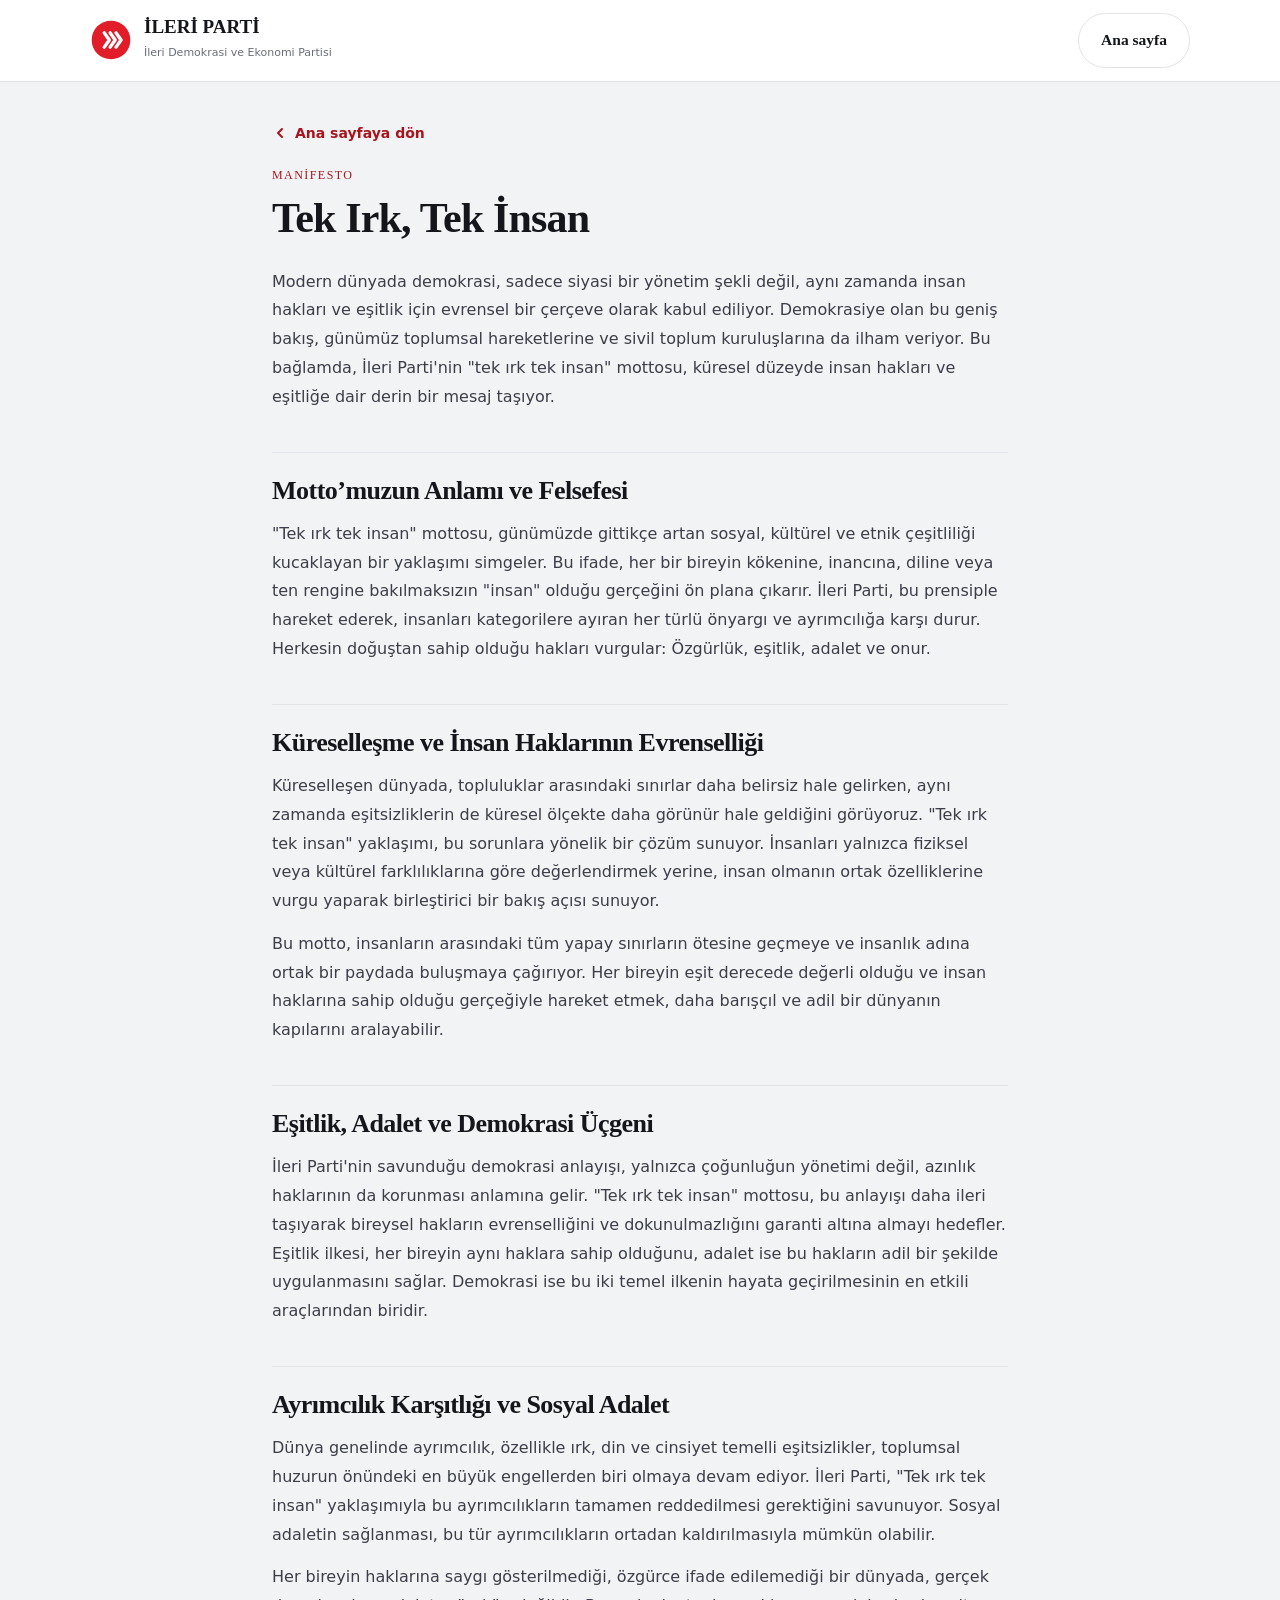
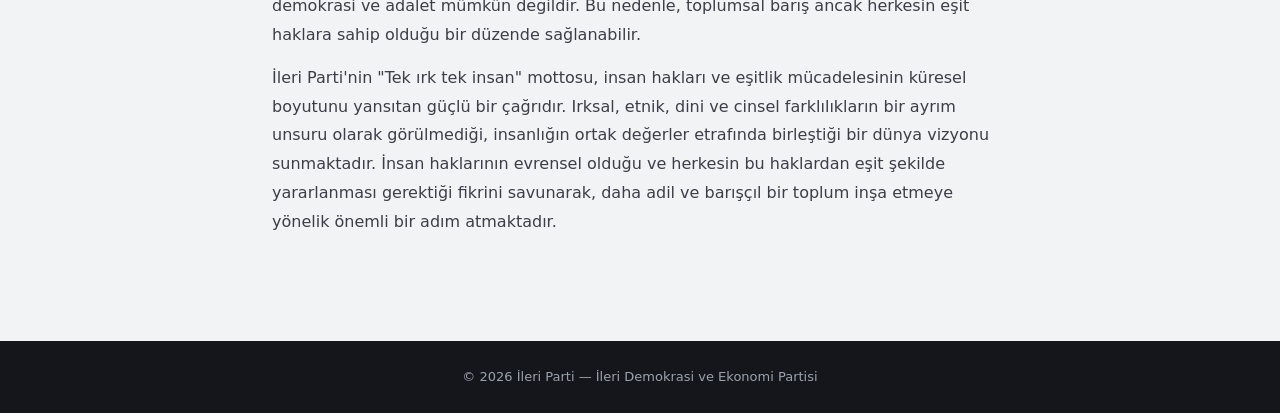
<file: manifesto.html>
<!doctype html>
<html lang="tr">
<head>
<meta charset="utf-8">
<meta name="viewport" content="width=device-width, initial-scale=1.0">
<title>Manifesto — İleri Parti</title>
<link rel="icon" type="image/svg+xml" href="data:image/svg+xml,%3Csvg xmlns='http://www.w3.org/2000/svg' viewBox='0 0 100 100'%3E%3Ccircle cx='50' cy='50' r='46' fill='%23E11D2A'/%3E%3Cg fill='none' stroke='white' stroke-width='8' stroke-linecap='round' stroke-linejoin='round'%3E%3Cpath d='M34 33 46 50 34 67'/%3E%3Cpath d='M48 33 60 50 48 67'/%3E%3Cpath d='M62 33 74 50 62 67'/%3E%3C/g%3E%3C/svg%3E">
<link rel="stylesheet" href="assets/css/style.css?v=3">
<style>
  .d-header{position:sticky; top:0; z-index:50; background:var(--white); border-bottom:1px solid var(--line); padding:13px 22px}
  .d-header-in{max-width:1100px; margin:0 auto; display:flex; align-items:center; justify-content:space-between; gap:16px}
  .d-brand{display:flex; align-items:center; gap:12px; text-decoration:none}
  .d-brand .bt b{font-family:"Archivo"; font-weight:800; font-size:19px; color:var(--ink); display:block; line-height:1.05}
  .d-brand .bt span{font-size:11px; color:var(--ink-3)}
  .prose{max-width:780px; margin:0 auto; padding:40px 22px 90px}
  .d-back{display:inline-flex; align-items:center; gap:7px; color:var(--red-d); font-weight:600; font-size:14px; text-decoration:none; margin-bottom:22px}
  .d-back:hover{gap:10px}
  .prose .eyebrow-p{font-family:"IBM Plex Mono"; font-size:12px; letter-spacing:.12em; text-transform:uppercase; color:var(--red-d)}
  .prose h1{font-family:"Archivo"; font-weight:800; font-size:clamp(28px,5vw,42px); line-height:1.1; margin:10px 0 26px}
  .prose h2{font-family:"Archivo"; font-weight:800; font-size:clamp(21px,3vw,26px); line-height:1.2; margin:40px 0 14px; padding-top:22px; border-top:1px solid var(--line); color:var(--ink)}
  .prose h3{font-family:"Archivo"; font-weight:700; font-size:18px; margin:26px 0 8px; color:var(--red-d)}
  .prose p{color:var(--ink-2); font-size:16px; line-height:1.8; margin:0 0 14px}
  .prose strong{color:var(--ink)}
  .prose .note{background:var(--red-t); border:1px solid #F3C9CD; border-left:4px solid var(--red); border-radius:12px; padding:18px 20px; margin:22px 0; color:var(--ink-2); font-size:15.5px; line-height:1.7}
  .prose .note b{color:var(--red-d)}
  .d-ftr{background:var(--ink); color:#9aa3ad; text-align:center; padding:26px 20px; font-size:13px}
</style>
</head>
<body>
<header class="d-header"><div class="d-header-in">
  <a class="d-brand" href="index.html"><svg width="42" height="42" viewBox="0 0 100 100"><circle cx="50" cy="50" r="46" fill="#E11D2A"/><g fill="none" stroke="#fff" stroke-width="8" stroke-linecap="round" stroke-linejoin="round"><path d="M34 33 46 50 34 67"/><path d="M48 33 60 50 48 67"/><path d="M62 33 74 50 62 67"/></g></svg>
  <span class="bt"><b>İLERİ PARTİ</b><span>İleri Demokrasi ve Ekonomi Partisi</span></span></a>
  <a class="btn btn-ghost" href="index.html">Ana sayfa</a>
</div></header>
<main class="prose">
  <a class="d-back" href="index.html"><svg width="16" height="16" viewBox="0 0 24 24" fill="none" stroke="currentColor" stroke-width="3" stroke-linecap="round" stroke-linejoin="round"><path d="M15 18l-6-6 6-6"/></svg> Ana sayfaya dön</a>
<div class="eyebrow-p">Manifesto</div>
<h1>Tek Irk, Tek İnsan</h1>
<p>Modern dünyada demokrasi, sadece siyasi bir yönetim şekli değil, aynı zamanda insan hakları ve eşitlik için evrensel bir çerçeve olarak kabul ediliyor. Demokrasiye olan bu geniş bakış, günümüz toplumsal hareketlerine ve sivil toplum kuruluşlarına da ilham veriyor. Bu bağlamda, İleri Parti&#x27;nin &quot;tek ırk tek insan&quot; mottosu, küresel düzeyde insan hakları ve eşitliğe dair derin bir mesaj taşıyor.</p>
<h2>Motto’muzun Anlamı ve Felsefesi</h2>
<p>&quot;Tek ırk tek insan&quot; mottosu, günümüzde gittikçe artan sosyal, kültürel ve etnik çeşitliliği kucaklayan bir yaklaşımı simgeler. Bu ifade, her bir bireyin kökenine, inancına, diline veya ten rengine bakılmaksızın &quot;insan&quot; olduğu gerçeğini ön plana çıkarır. İleri Parti, bu prensiple hareket ederek, insanları kategorilere ayıran her türlü önyargı ve ayrımcılığa karşı durur. Herkesin doğuştan sahip olduğu hakları vurgular: Özgürlük, eşitlik, adalet ve onur.</p>
<h2>Küreselleşme ve İnsan Haklarının Evrenselliği</h2>
<p>Küreselleşen dünyada, topluluklar arasındaki sınırlar daha belirsiz hale gelirken, aynı zamanda eşitsizliklerin de küresel ölçekte daha görünür hale geldiğini görüyoruz. &quot;Tek ırk tek insan&quot; yaklaşımı, bu sorunlara yönelik bir çözüm sunuyor. İnsanları yalnızca fiziksel veya kültürel farklılıklarına göre değerlendirmek yerine, insan olmanın ortak özelliklerine vurgu yaparak birleştirici bir bakış açısı sunuyor.</p>
<p>Bu motto, insanların arasındaki tüm yapay sınırların ötesine geçmeye ve insanlık adına ortak bir paydada buluşmaya çağırıyor. Her bireyin eşit derecede değerli olduğu ve insan haklarına sahip olduğu gerçeğiyle hareket etmek, daha barışçıl ve adil bir dünyanın kapılarını aralayabilir.</p>
<h2>Eşitlik, Adalet ve Demokrasi Üçgeni</h2>
<p>İleri Parti&#x27;nin savunduğu demokrasi anlayışı, yalnızca çoğunluğun yönetimi değil, azınlık haklarının da korunması anlamına gelir. &quot;Tek ırk tek insan&quot; mottosu, bu anlayışı daha ileri taşıyarak bireysel hakların evrenselliğini ve dokunulmazlığını garanti altına almayı hedefler. Eşitlik ilkesi, her bireyin aynı haklara sahip olduğunu, adalet ise bu hakların adil bir şekilde uygulanmasını sağlar. Demokrasi ise bu iki temel ilkenin hayata geçirilmesinin en etkili araçlarından biridir.</p>
<h2>Ayrımcılık Karşıtlığı ve Sosyal Adalet</h2>
<p>Dünya genelinde ayrımcılık, özellikle ırk, din ve cinsiyet temelli eşitsizlikler, toplumsal huzurun önündeki en büyük engellerden biri olmaya devam ediyor. İleri Parti, &quot;Tek ırk tek insan&quot; yaklaşımıyla bu ayrımcılıkların tamamen reddedilmesi gerektiğini savunuyor. Sosyal adaletin sağlanması, bu tür ayrımcılıkların ortadan kaldırılmasıyla mümkün olabilir.</p>
<p>Her bireyin haklarına saygı gösterilmediği, özgürce ifade edilemediği bir dünyada, gerçek demokrasi ve adalet mümkün değildir. Bu nedenle, toplumsal barış ancak herkesin eşit haklara sahip olduğu bir düzende sağlanabilir.</p>
<p>İleri Parti&#x27;nin &quot;Tek ırk tek insan&quot; mottosu, insan hakları ve eşitlik mücadelesinin küresel boyutunu yansıtan güçlü bir çağrıdır. Irksal, etnik, dini ve cinsel farklılıkların bir ayrım unsuru olarak görülmediği, insanlığın ortak değerler etrafında birleştiği bir dünya vizyonu sunmaktadır. İnsan haklarının evrensel olduğu ve herkesin bu haklardan eşit şekilde yararlanması gerektiği fikrini savunarak, daha adil ve barışçıl bir toplum inşa etmeye yönelik önemli bir adım atmaktadır.</p>
</main>
<footer class="d-ftr">© 2026 İleri Parti — İleri Demokrasi ve Ekonomi Partisi</footer>
</body>
</html>
</file>
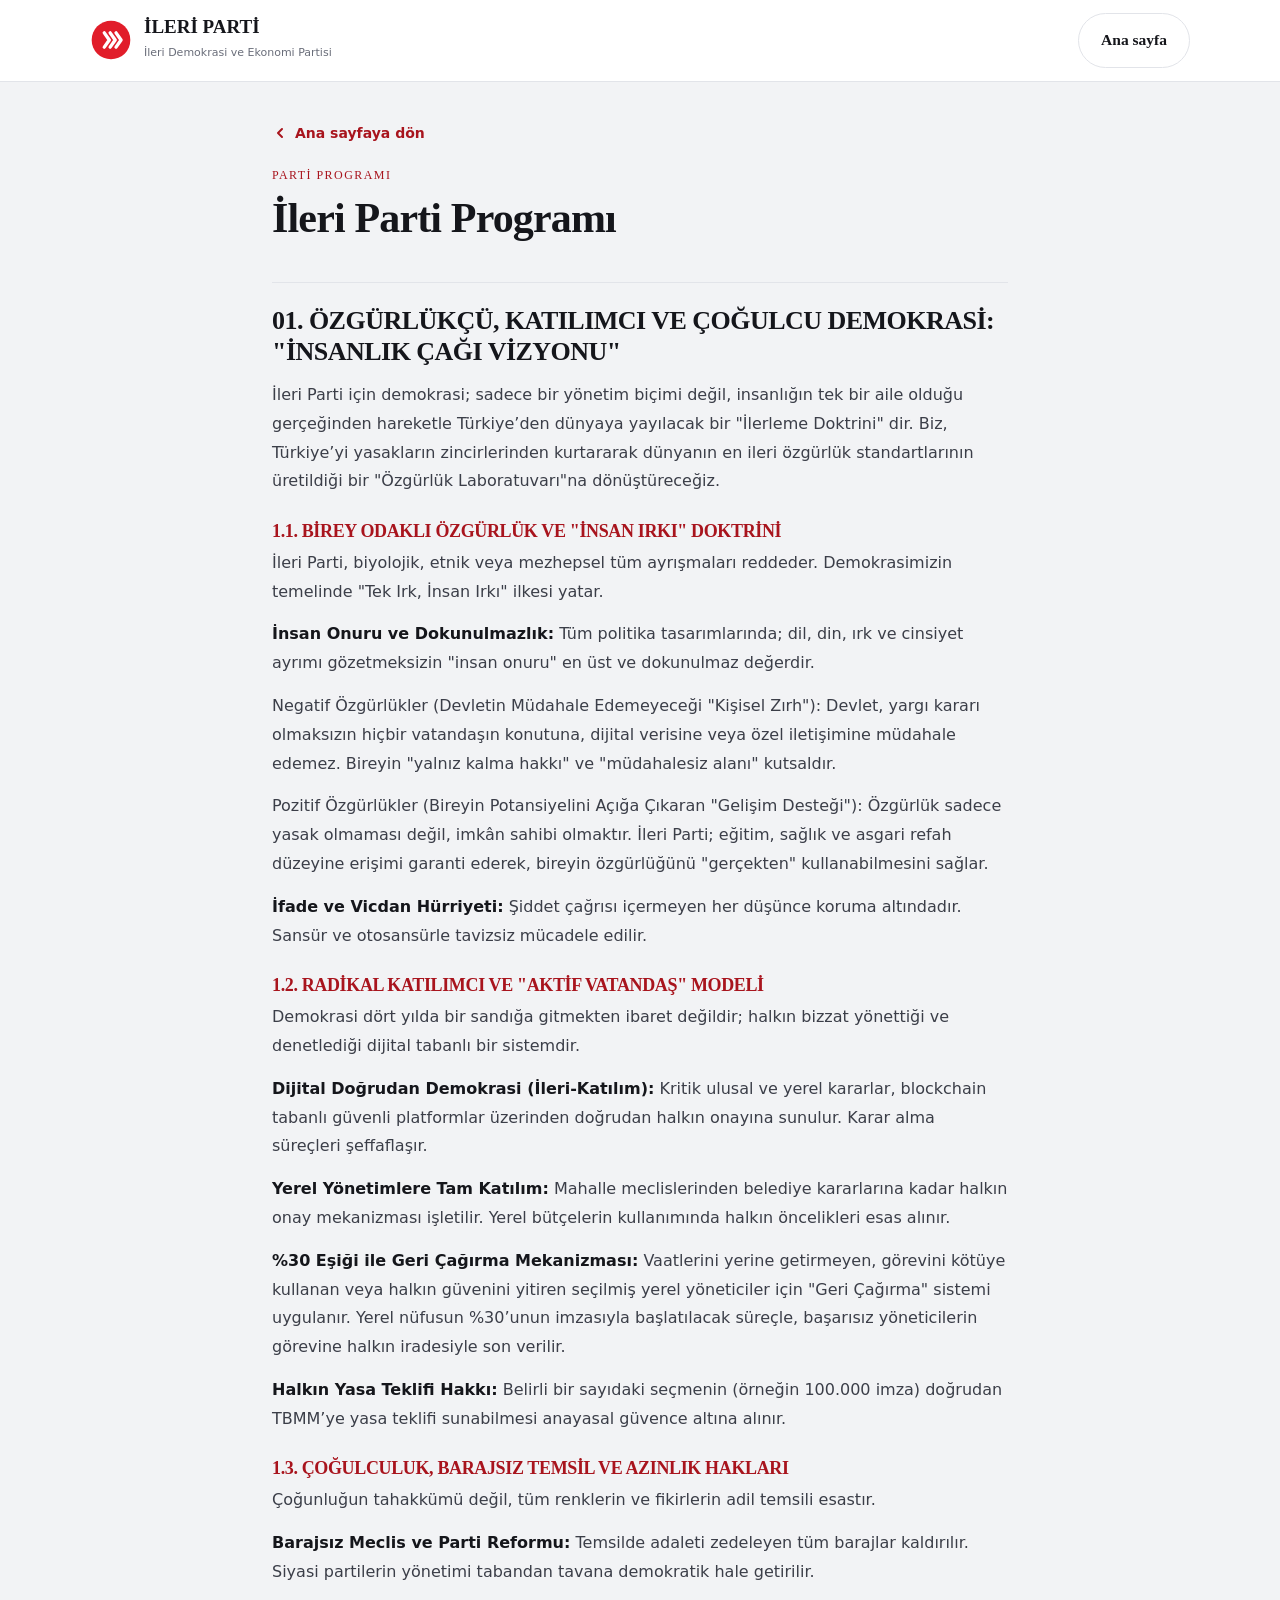
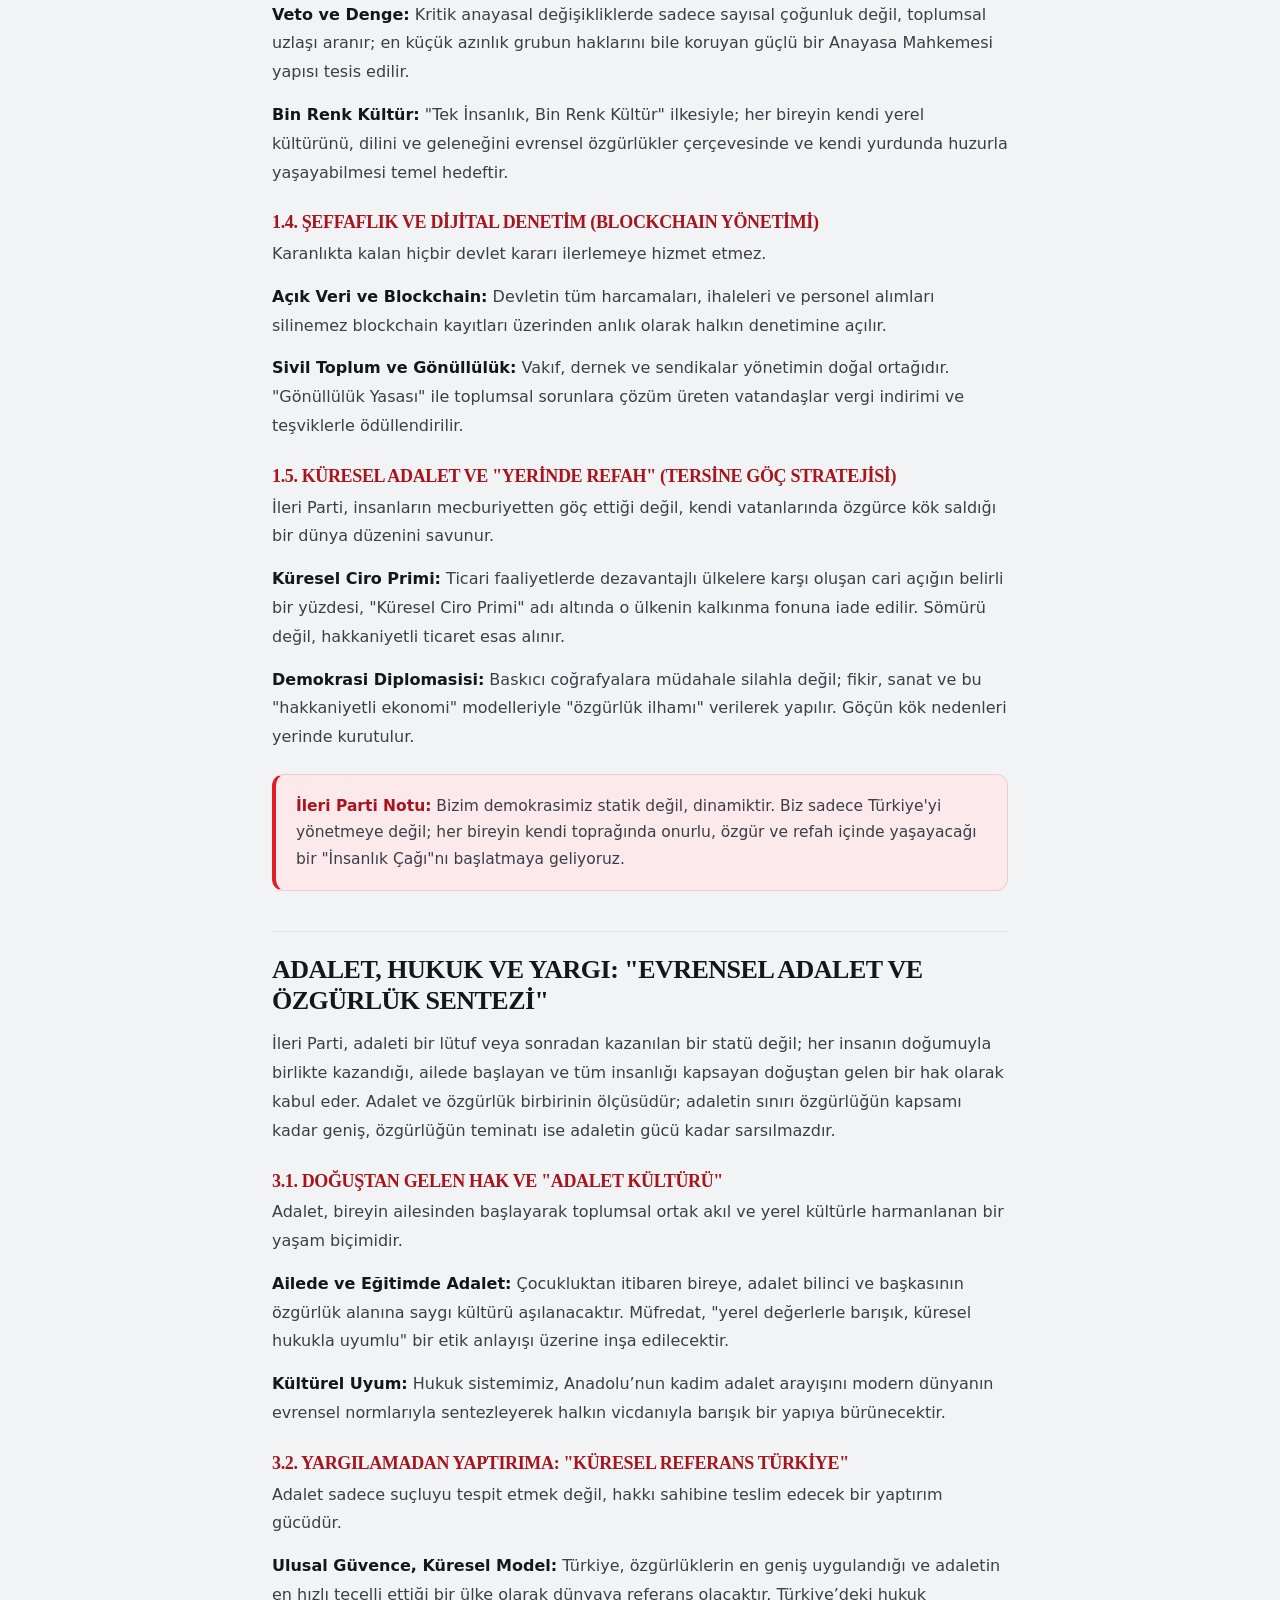
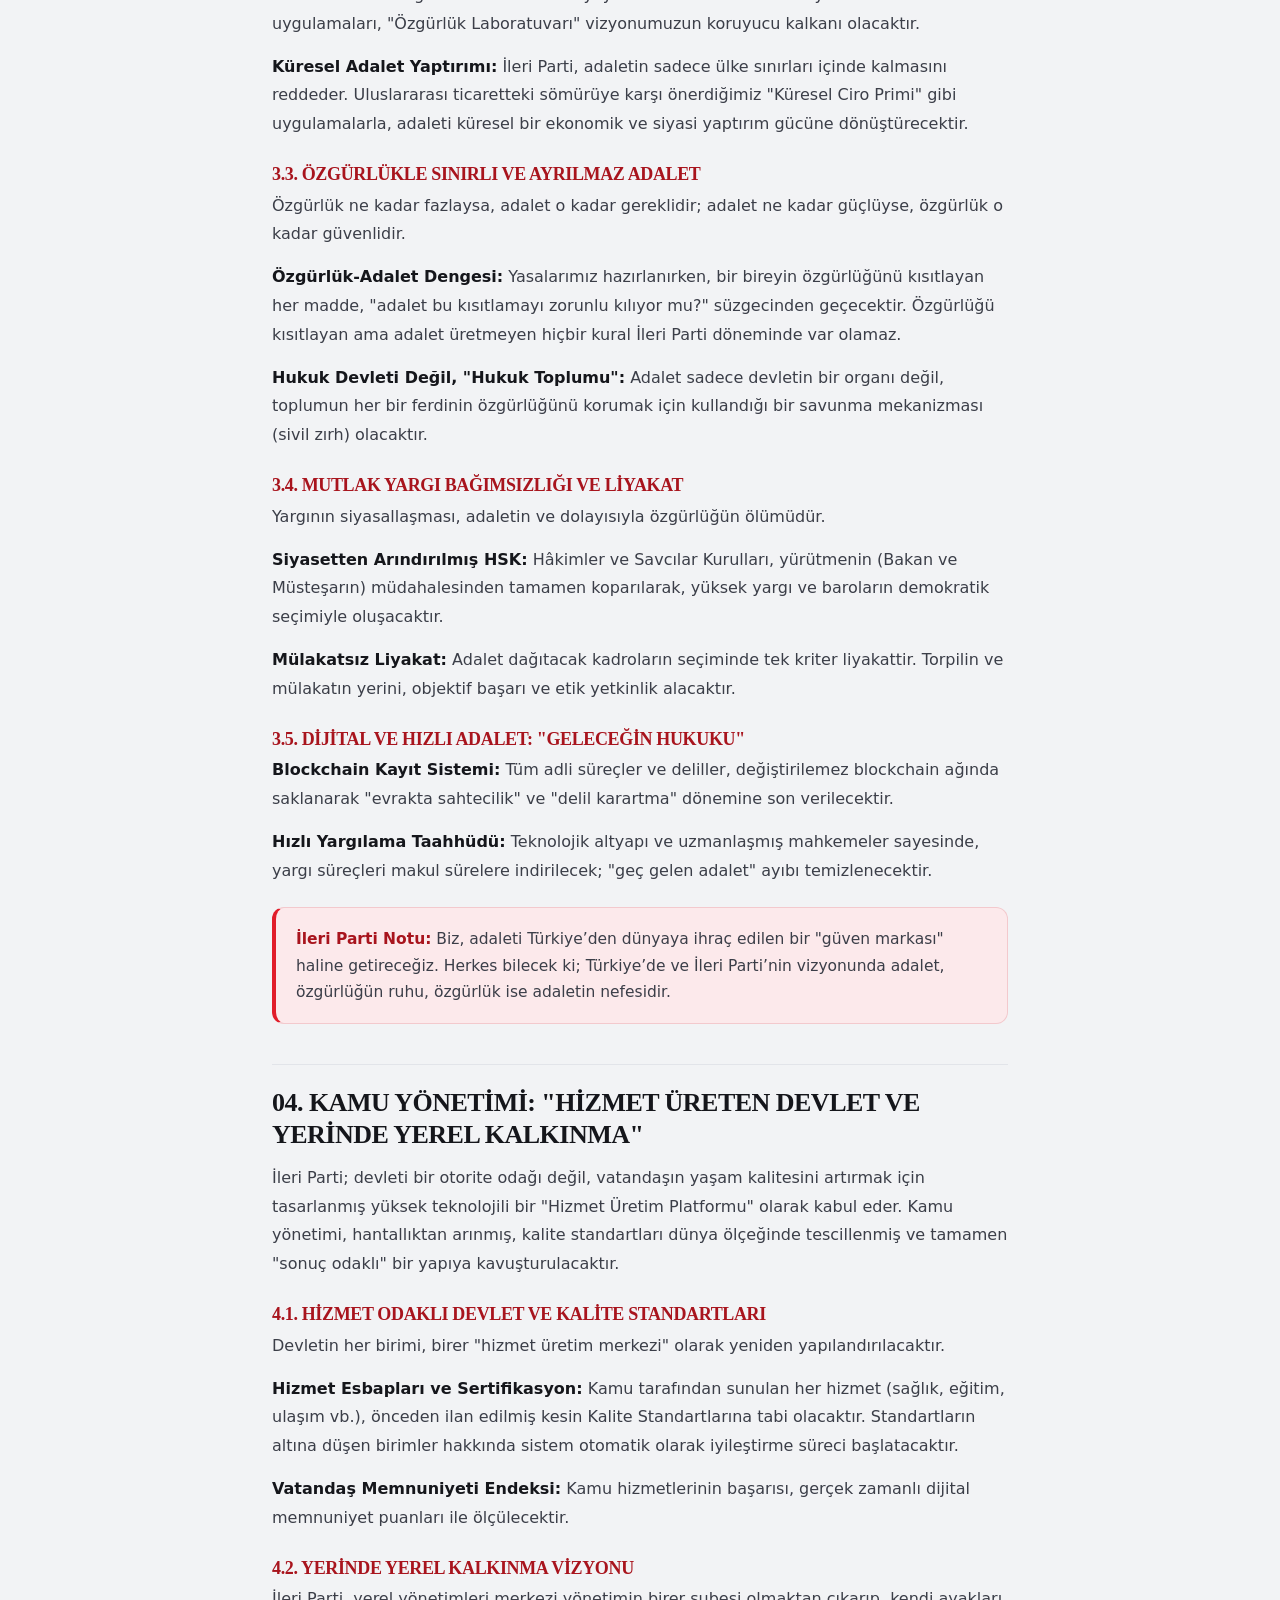
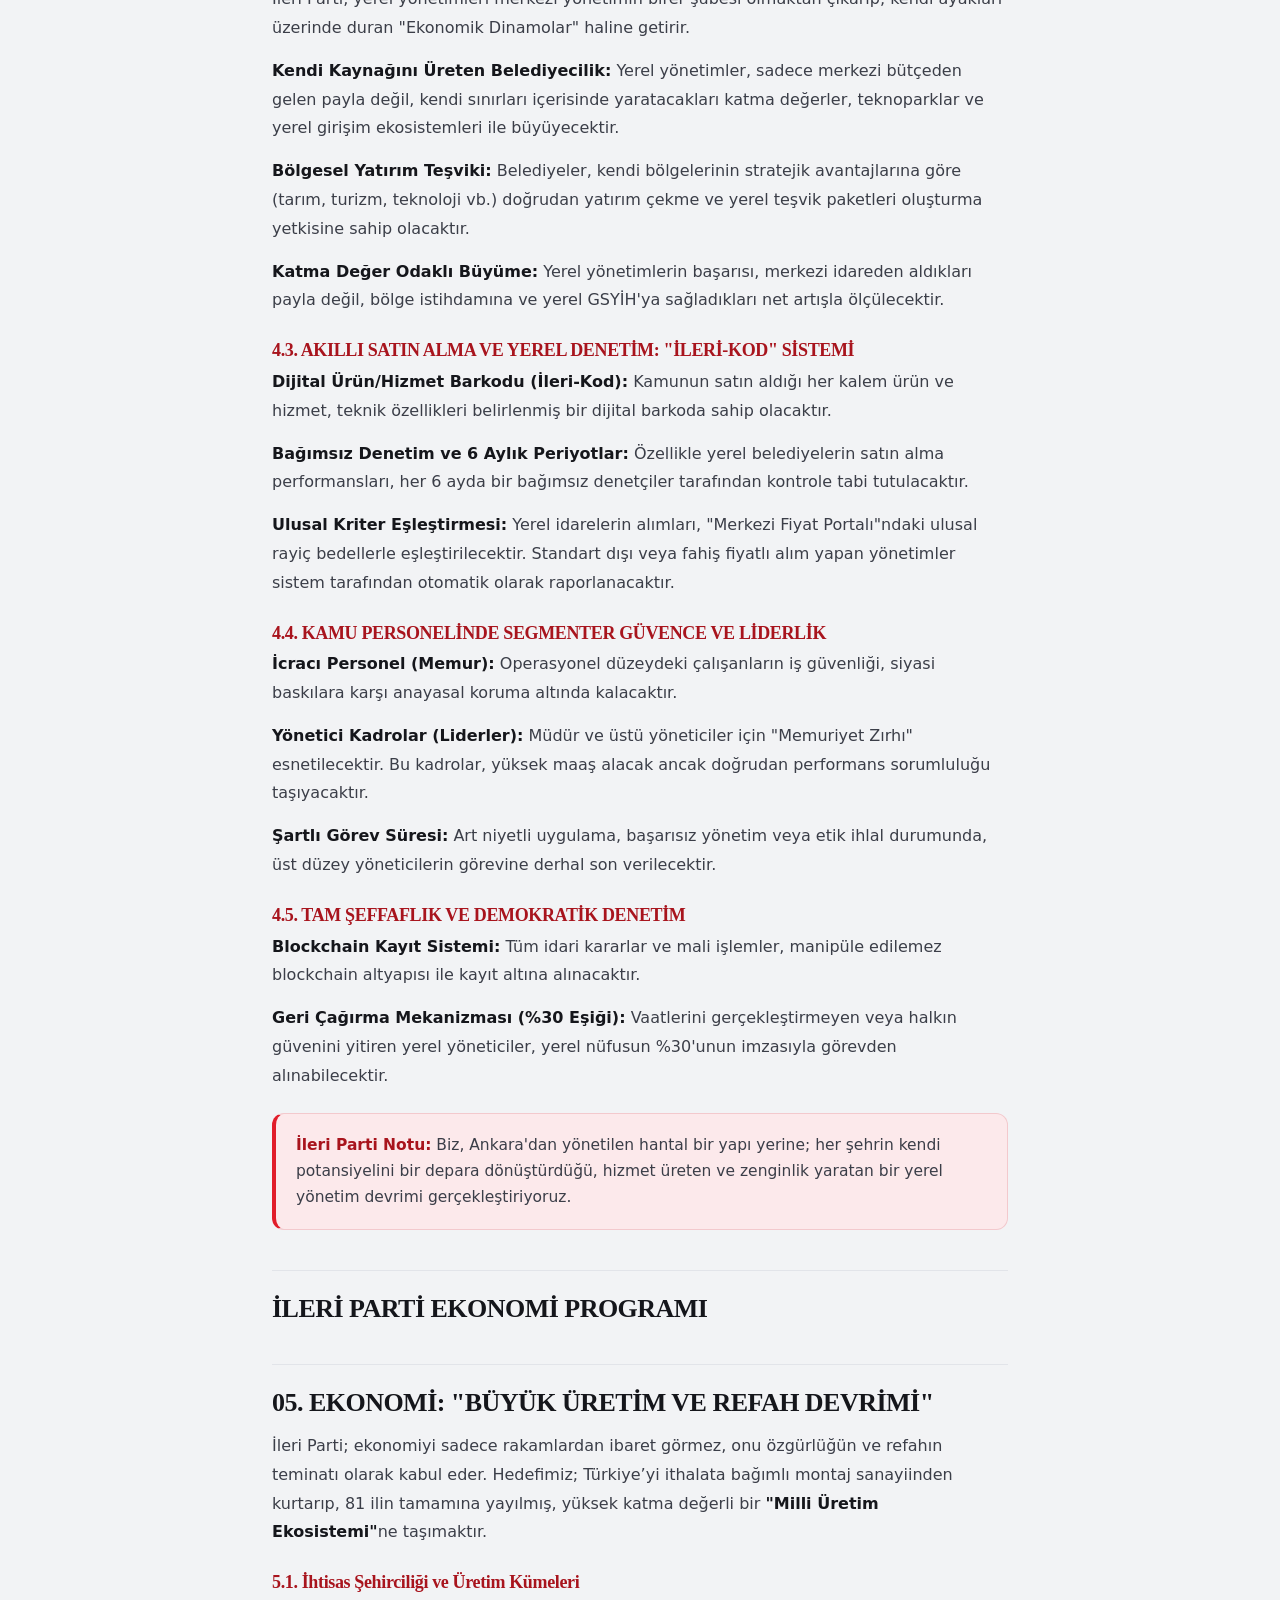
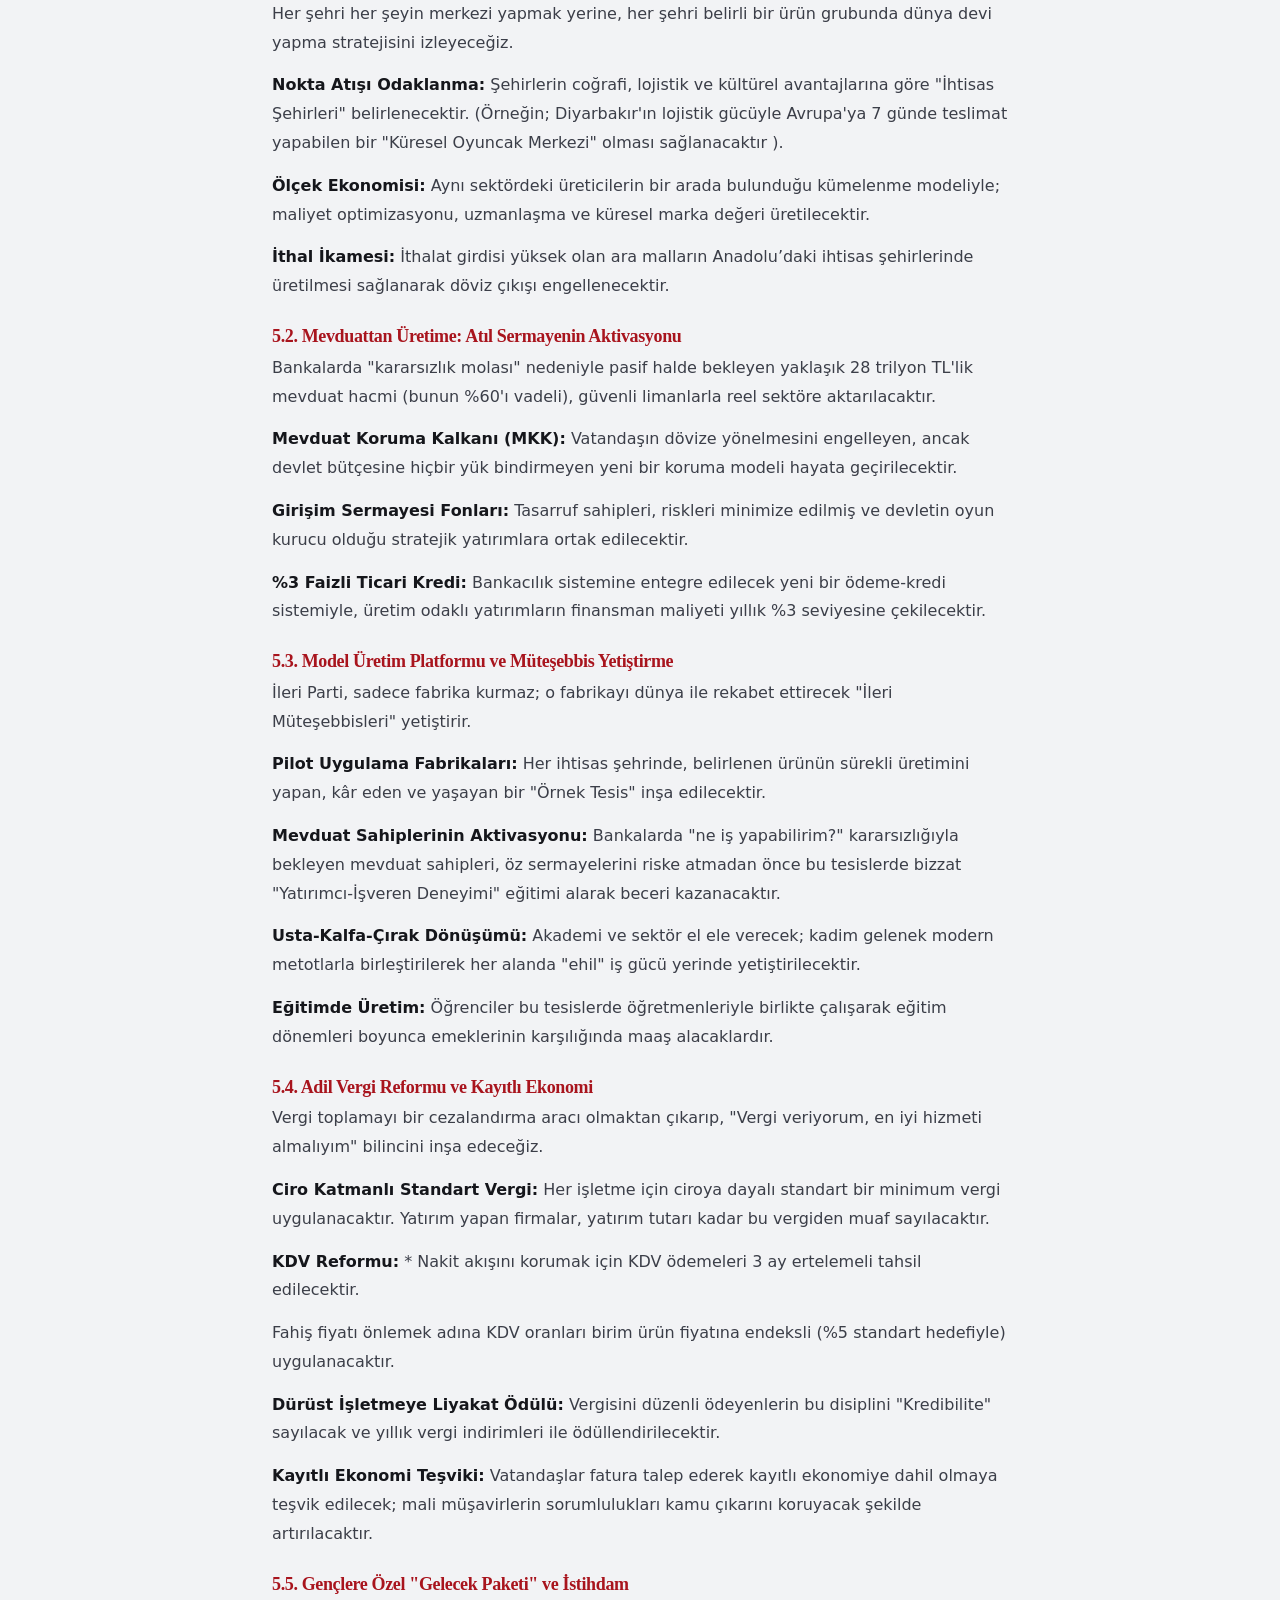
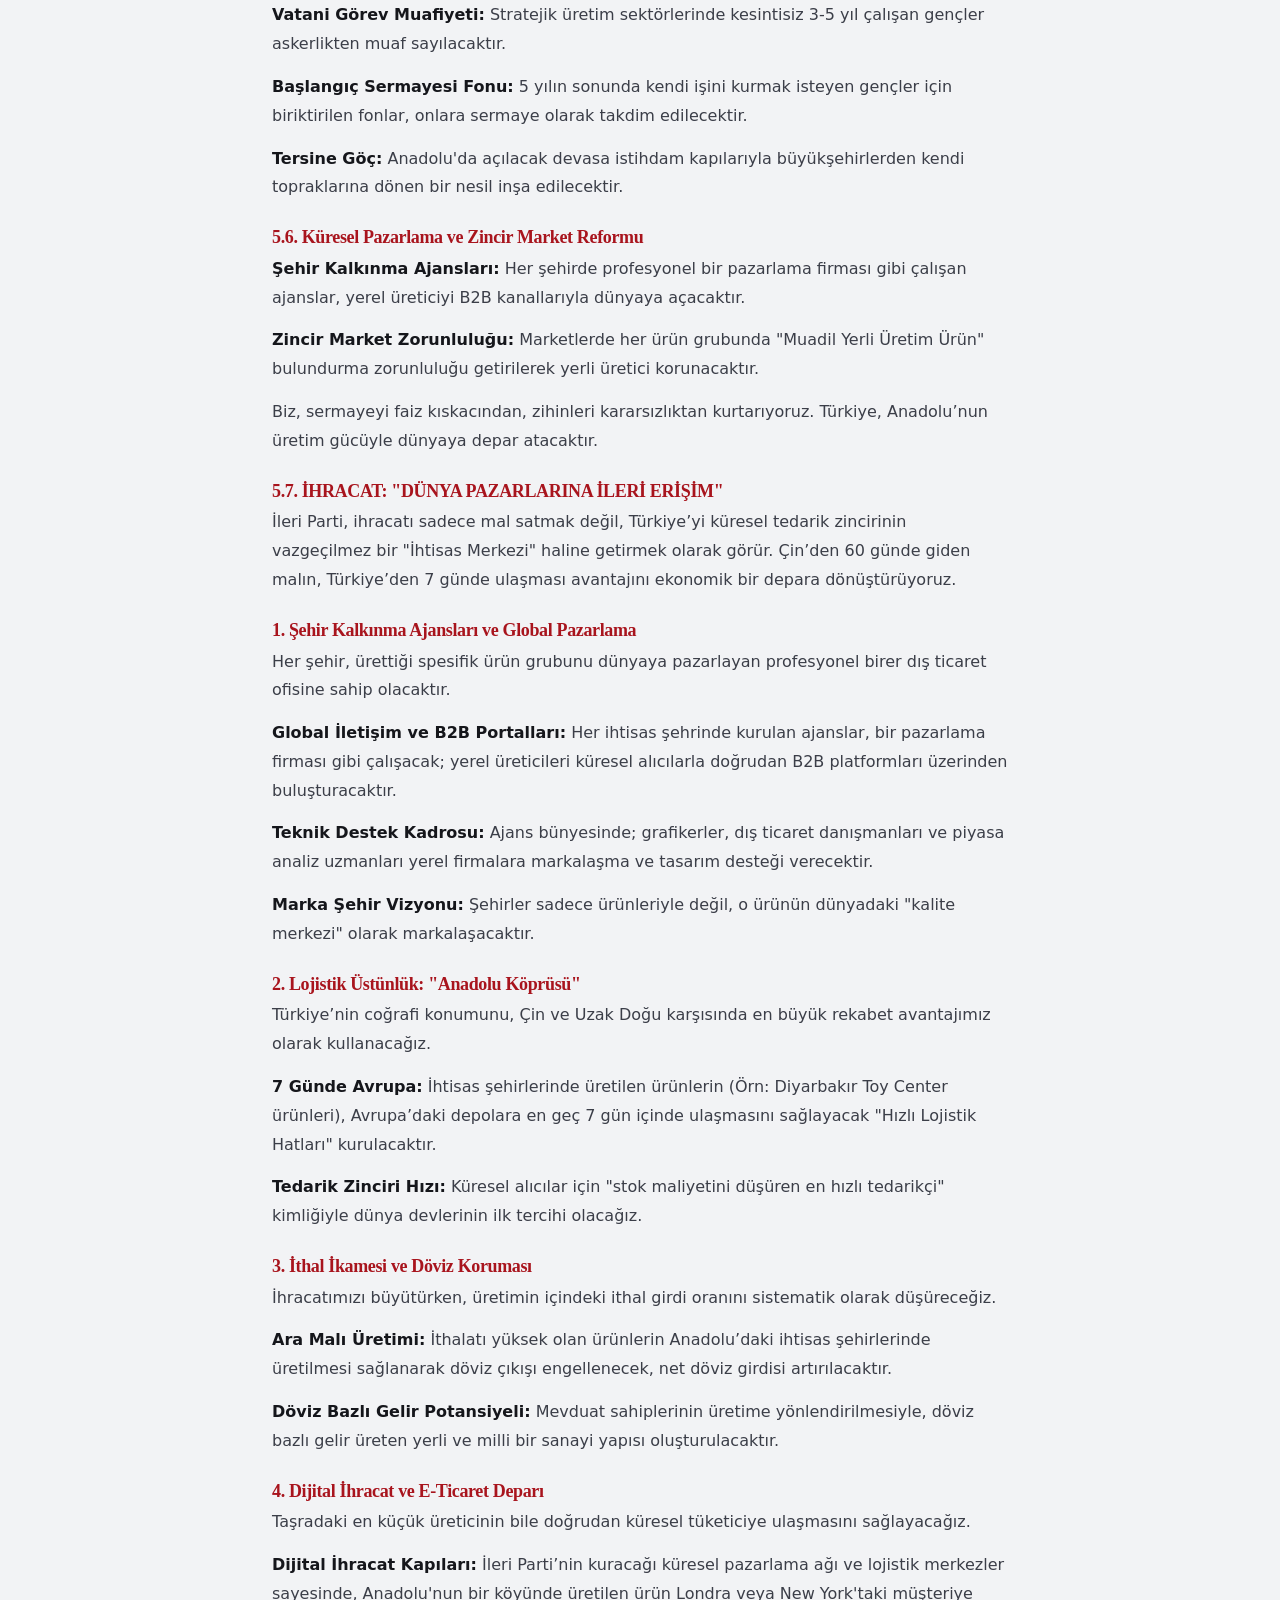
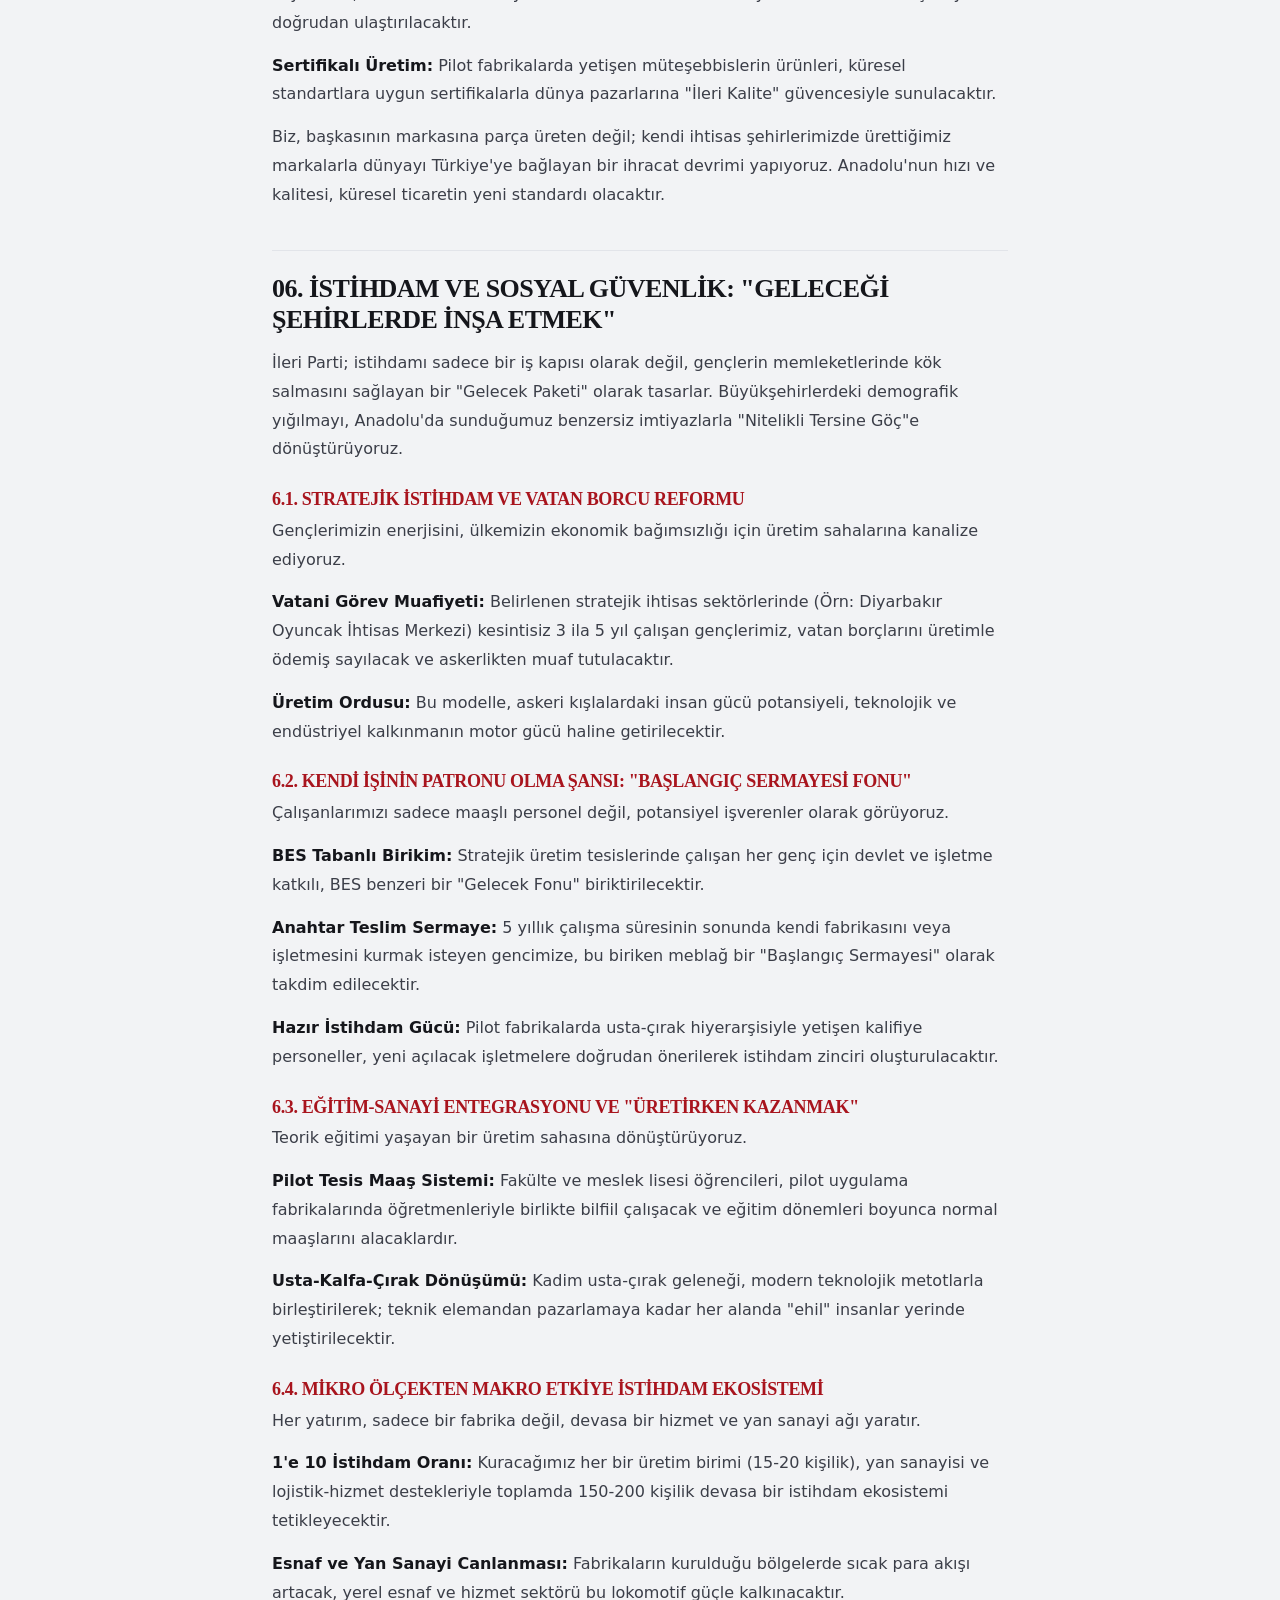
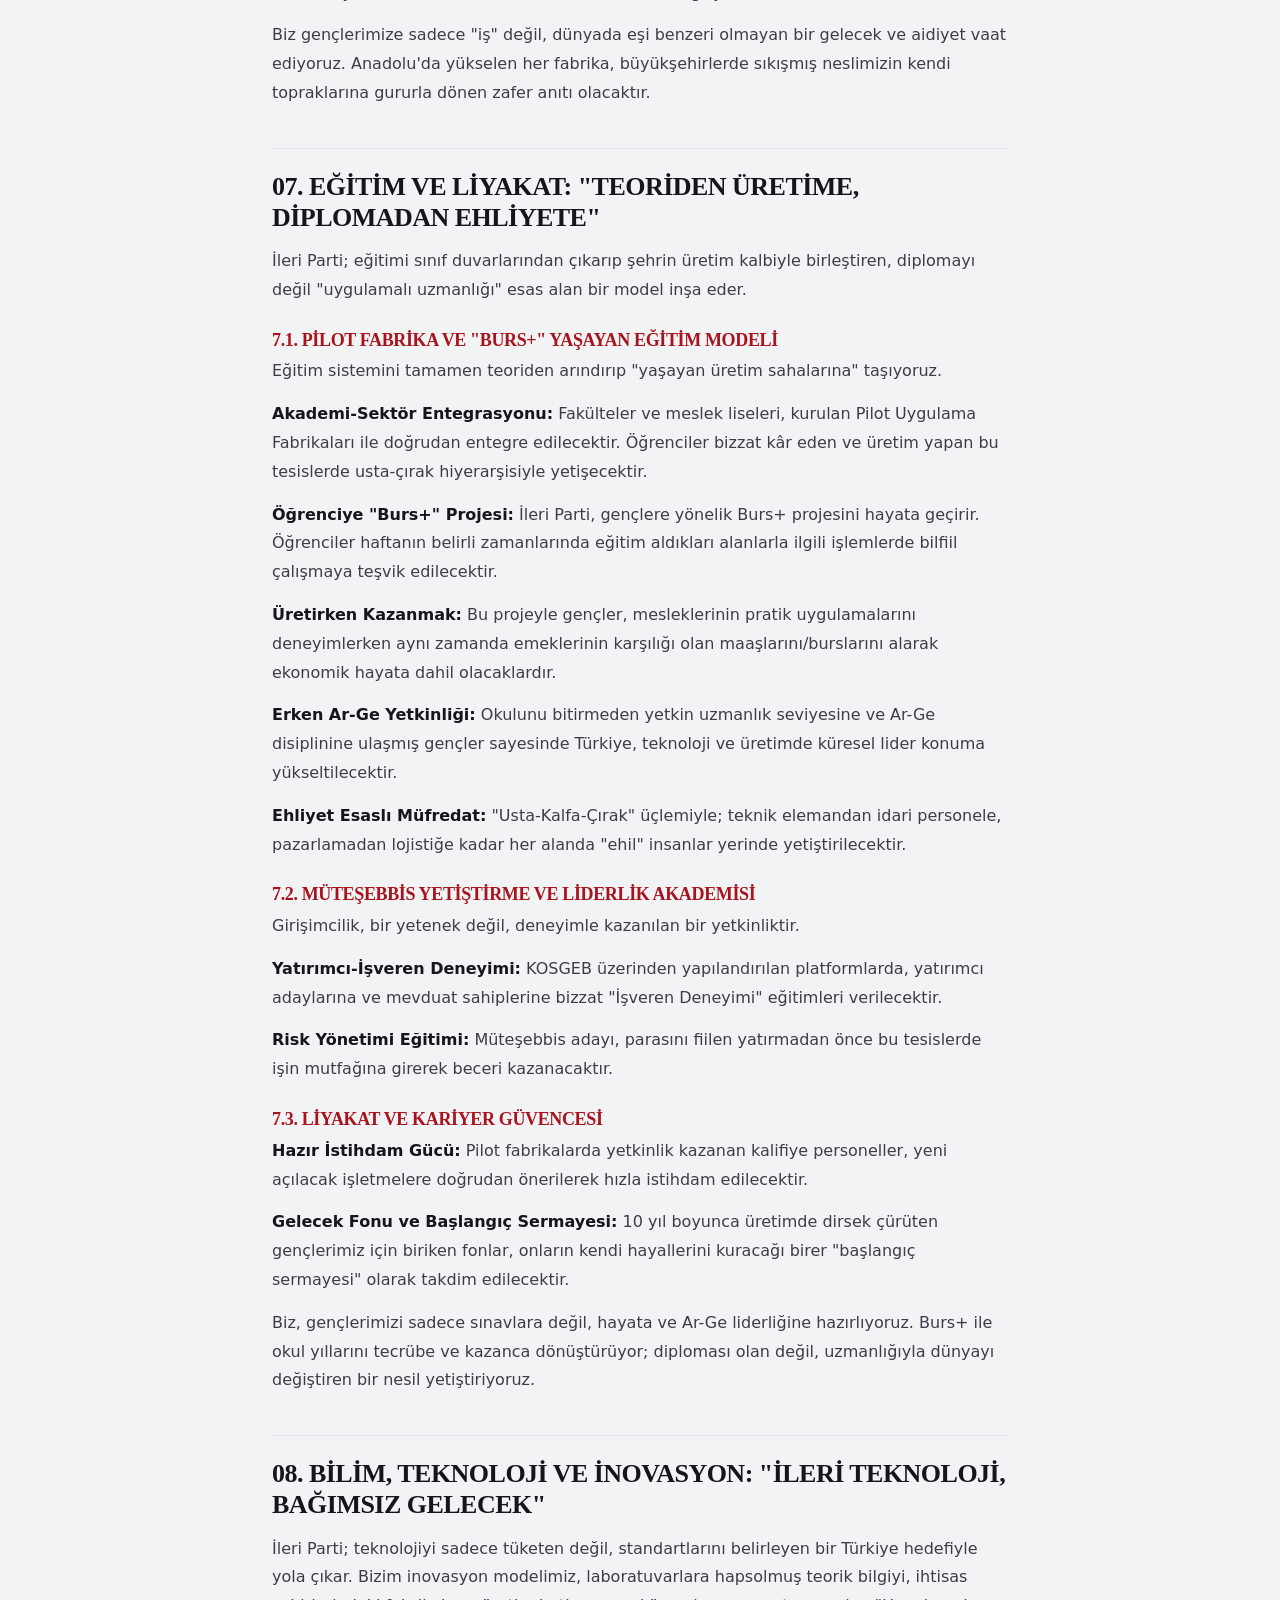
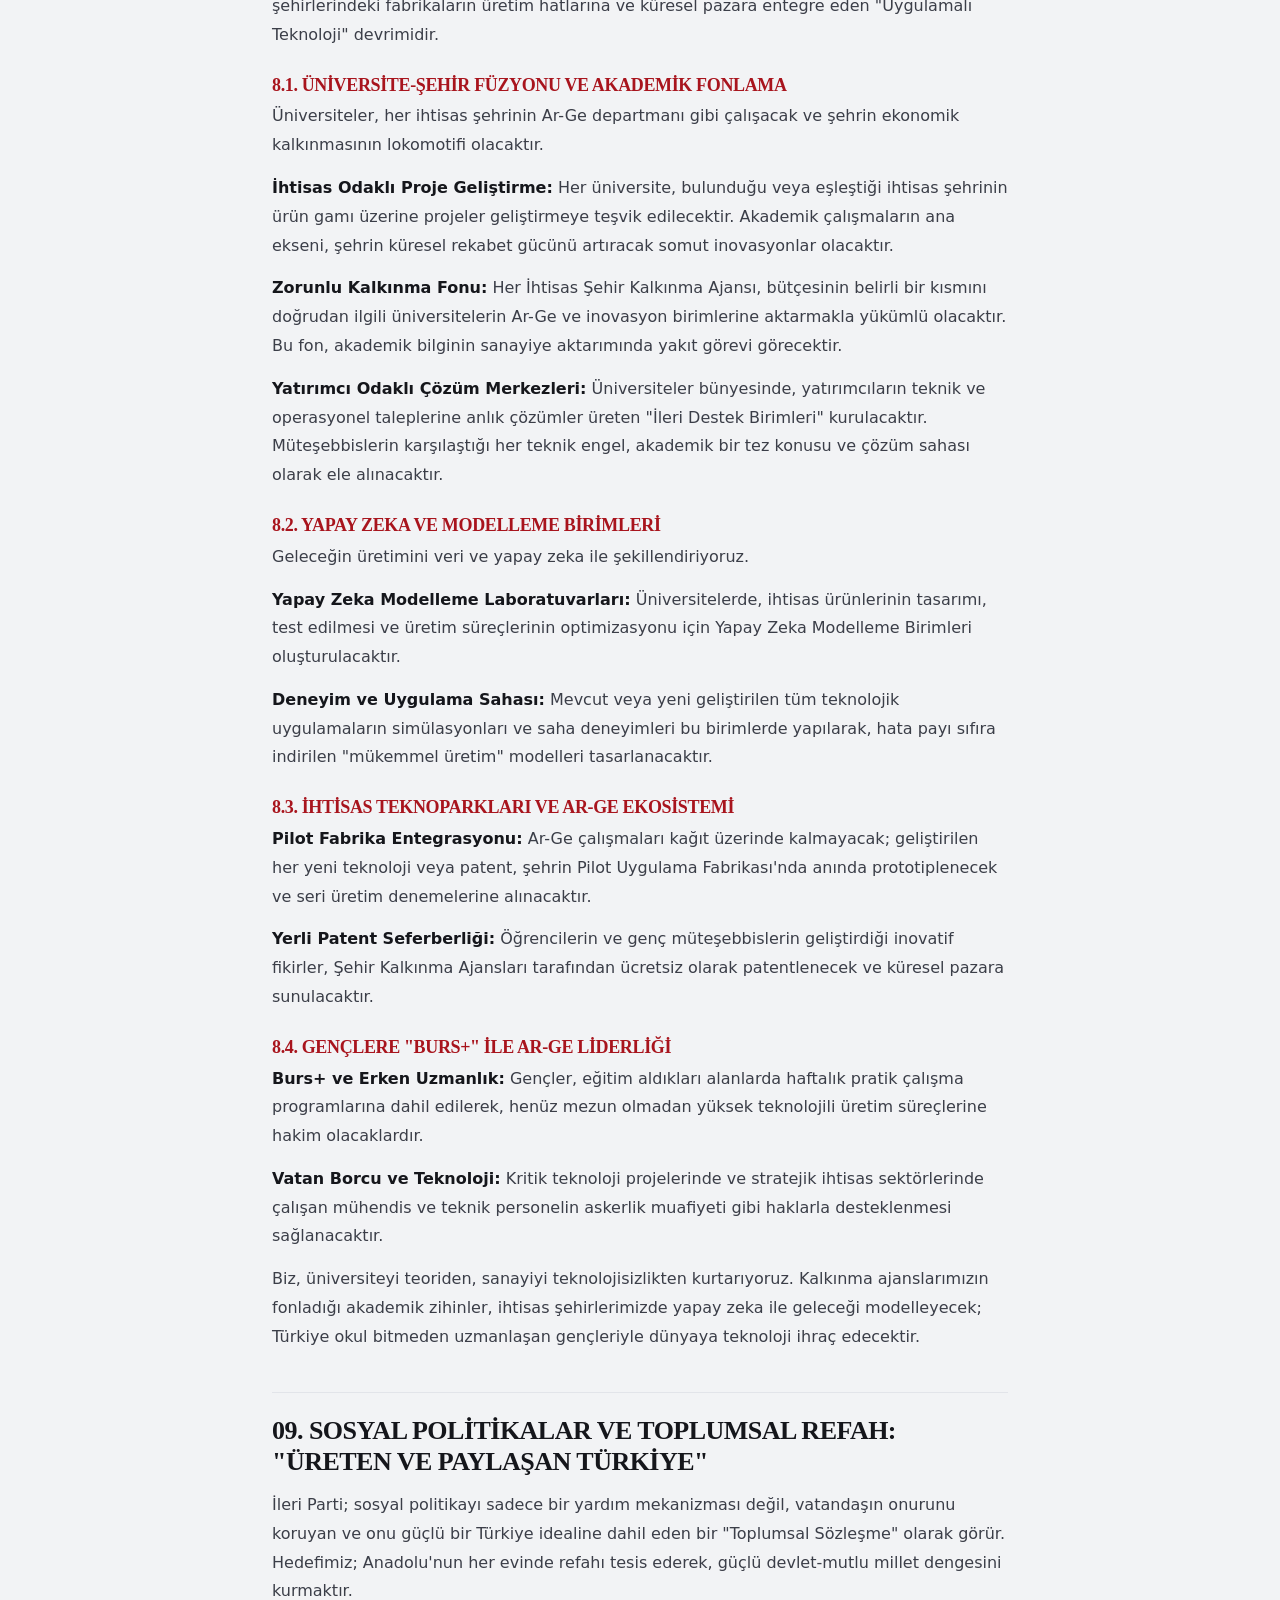
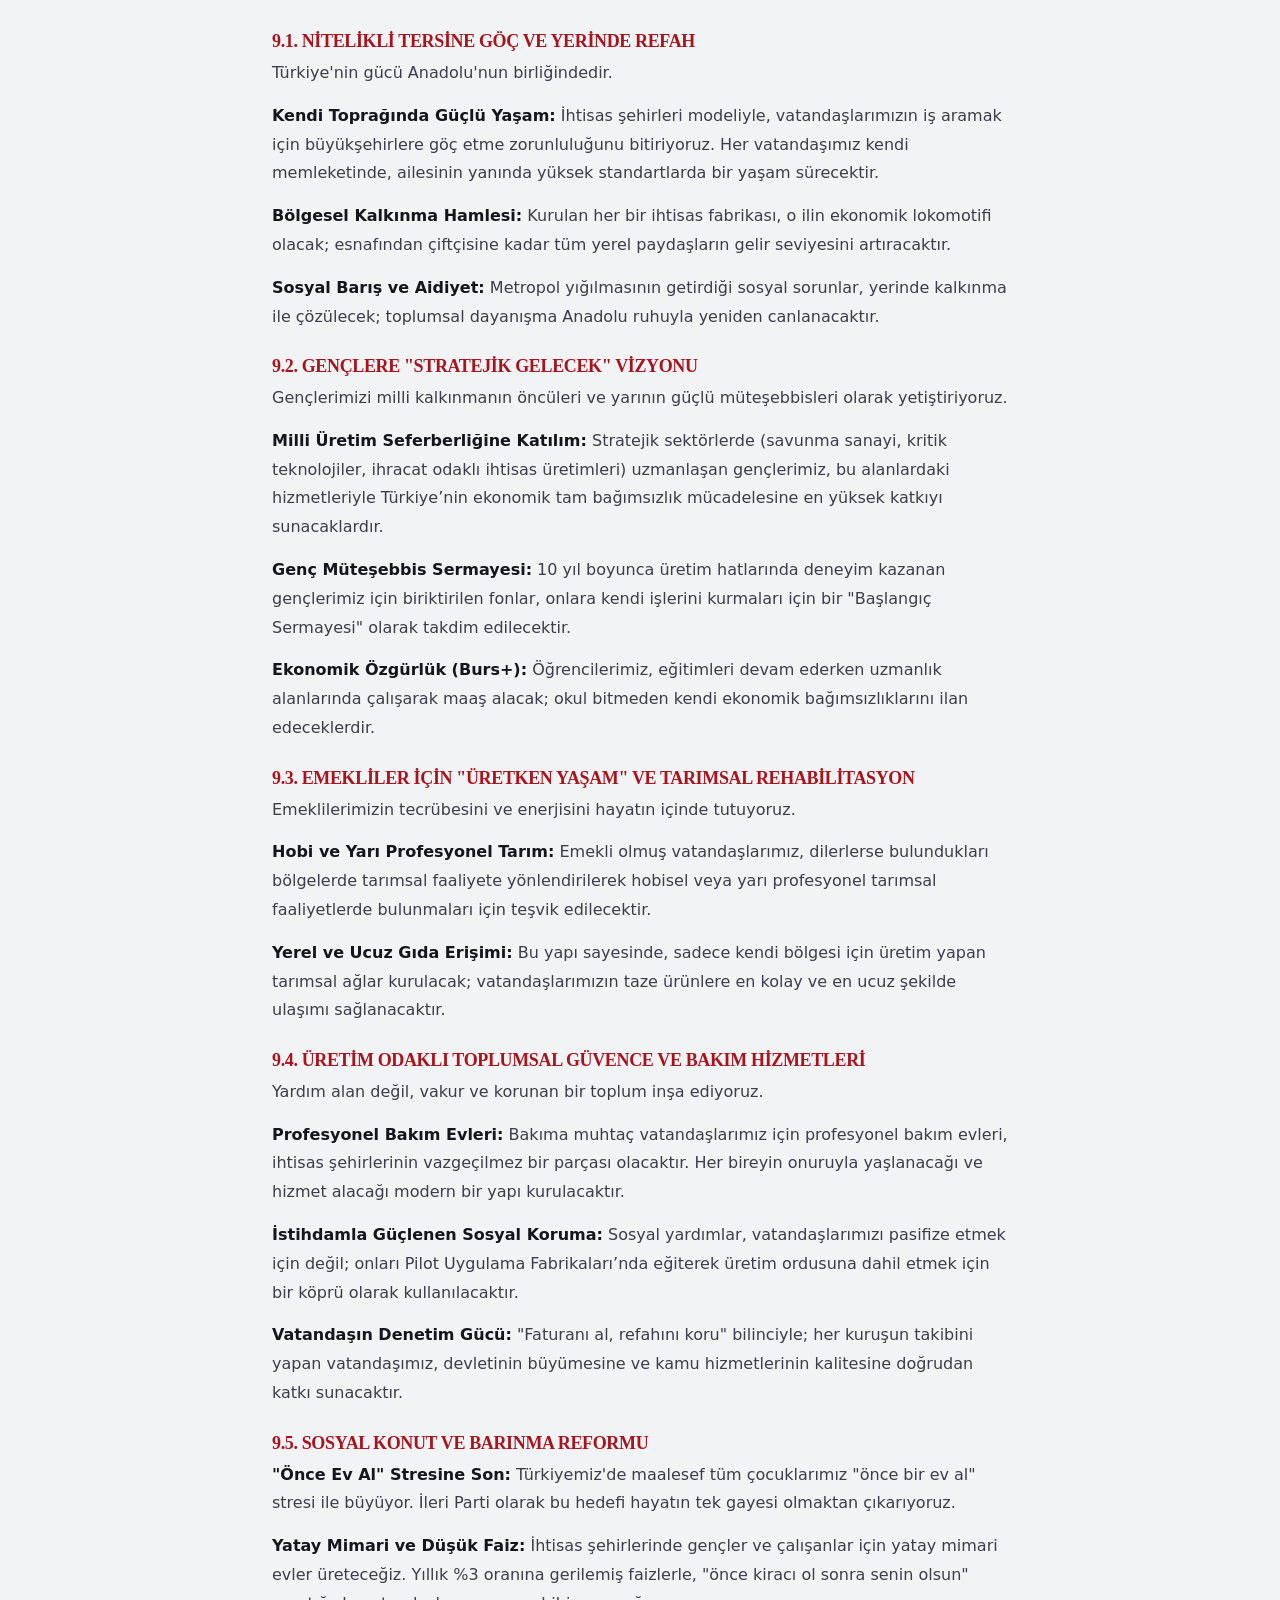
<file: program.html>
<!doctype html>
<html lang="tr">
<head>
<meta charset="utf-8">
<meta name="viewport" content="width=device-width, initial-scale=1.0">
<title>Parti Programı — İleri Parti</title>
<link rel="icon" type="image/svg+xml" href="data:image/svg+xml,%3Csvg xmlns='http://www.w3.org/2000/svg' viewBox='0 0 100 100'%3E%3Ccircle cx='50' cy='50' r='46' fill='%23E11D2A'/%3E%3Cg fill='none' stroke='white' stroke-width='8' stroke-linecap='round' stroke-linejoin='round'%3E%3Cpath d='M34 33 46 50 34 67'/%3E%3Cpath d='M48 33 60 50 48 67'/%3E%3Cpath d='M62 33 74 50 62 67'/%3E%3C/g%3E%3C/svg%3E">
<link rel="stylesheet" href="assets/css/style.css?v=3">
<style>
  .d-header{position:sticky; top:0; z-index:50; background:var(--white); border-bottom:1px solid var(--line); padding:13px 22px}
  .d-header-in{max-width:1100px; margin:0 auto; display:flex; align-items:center; justify-content:space-between; gap:16px}
  .d-brand{display:flex; align-items:center; gap:12px; text-decoration:none}
  .d-brand .bt b{font-family:"Archivo"; font-weight:800; font-size:19px; color:var(--ink); display:block; line-height:1.05}
  .d-brand .bt span{font-size:11px; color:var(--ink-3)}
  .prose{max-width:780px; margin:0 auto; padding:40px 22px 90px}
  .d-back{display:inline-flex; align-items:center; gap:7px; color:var(--red-d); font-weight:600; font-size:14px; text-decoration:none; margin-bottom:22px}
  .d-back:hover{gap:10px}
  .prose .eyebrow-p{font-family:"IBM Plex Mono"; font-size:12px; letter-spacing:.12em; text-transform:uppercase; color:var(--red-d)}
  .prose h1{font-family:"Archivo"; font-weight:800; font-size:clamp(28px,5vw,42px); line-height:1.1; margin:10px 0 26px}
  .prose h2{font-family:"Archivo"; font-weight:800; font-size:clamp(21px,3vw,26px); line-height:1.2; margin:40px 0 14px; padding-top:22px; border-top:1px solid var(--line); color:var(--ink)}
  .prose h3{font-family:"Archivo"; font-weight:700; font-size:18px; margin:26px 0 8px; color:var(--red-d)}
  .prose p{color:var(--ink-2); font-size:16px; line-height:1.8; margin:0 0 14px}
  .prose strong{color:var(--ink)}
  .prose .note{background:var(--red-t); border:1px solid #F3C9CD; border-left:4px solid var(--red); border-radius:12px; padding:18px 20px; margin:22px 0; color:var(--ink-2); font-size:15.5px; line-height:1.7}
  .prose .note b{color:var(--red-d)}
  .d-ftr{background:var(--ink); color:#9aa3ad; text-align:center; padding:26px 20px; font-size:13px}
</style>
</head>
<body>
<header class="d-header"><div class="d-header-in">
  <a class="d-brand" href="index.html"><svg width="42" height="42" viewBox="0 0 100 100"><circle cx="50" cy="50" r="46" fill="#E11D2A"/><g fill="none" stroke="#fff" stroke-width="8" stroke-linecap="round" stroke-linejoin="round"><path d="M34 33 46 50 34 67"/><path d="M48 33 60 50 48 67"/><path d="M62 33 74 50 62 67"/></g></svg>
  <span class="bt"><b>İLERİ PARTİ</b><span>İleri Demokrasi ve Ekonomi Partisi</span></span></a>
  <a class="btn btn-ghost" href="index.html">Ana sayfa</a>
</div></header>
<main class="prose">
  <a class="d-back" href="index.html"><svg width="16" height="16" viewBox="0 0 24 24" fill="none" stroke="currentColor" stroke-width="3" stroke-linecap="round" stroke-linejoin="round"><path d="M15 18l-6-6 6-6"/></svg> Ana sayfaya dön</a>
<div class="eyebrow-p">Parti Programı</div>
<h1>İleri Parti Programı</h1>
<h2>01. ÖZGÜRLÜKÇÜ, KATILIMCI VE ÇOĞULCU DEMOKRASİ: &quot;İNSANLIK ÇAĞI VİZYONU&quot;</h2>
<p>İleri Parti için demokrasi; sadece bir yönetim biçimi değil, insanlığın tek bir aile olduğu gerçeğinden hareketle Türkiye’den dünyaya yayılacak bir &quot;İlerleme Doktrini&quot; dir. Biz, Türkiye’yi yasakların zincirlerinden kurtararak dünyanın en ileri özgürlük standartlarının üretildiği bir &quot;Özgürlük Laboratuvarı&quot;na dönüştüreceğiz.</p>
<h3>1.1. BİREY ODAKLI ÖZGÜRLÜK VE &quot;İNSAN IRKI&quot; DOKTRİNİ</h3>
<p>İleri Parti, biyolojik, etnik veya mezhepsel tüm ayrışmaları reddeder. Demokrasimizin temelinde &quot;Tek Irk, İnsan Irkı&quot; ilkesi yatar.</p>
<p><strong>İnsan Onuru ve Dokunulmazlık:</strong> Tüm politika tasarımlarında; dil, din, ırk ve cinsiyet ayrımı gözetmeksizin &quot;insan onuru&quot; en üst ve dokunulmaz değerdir.</p>
<p>Negatif Özgürlükler (Devletin Müdahale Edemeyeceği &quot;Kişisel Zırh&quot;): Devlet, yargı kararı olmaksızın hiçbir vatandaşın konutuna, dijital verisine veya özel iletişimine müdahale edemez. Bireyin &quot;yalnız kalma hakkı&quot; ve &quot;müdahalesiz alanı&quot; kutsaldır.</p>
<p>Pozitif Özgürlükler (Bireyin Potansiyelini Açığa Çıkaran &quot;Gelişim Desteği&quot;): Özgürlük sadece yasak olmaması değil, imkân sahibi olmaktır. İleri Parti; eğitim, sağlık ve asgari refah düzeyine erişimi garanti ederek, bireyin özgürlüğünü &quot;gerçekten&quot; kullanabilmesini sağlar.</p>
<p><strong>İfade ve Vicdan Hürriyeti:</strong> Şiddet çağrısı içermeyen her düşünce koruma altındadır. Sansür ve otosansürle tavizsiz mücadele edilir.</p>
<h3>1.2. RADİKAL KATILIMCI VE &quot;AKTİF VATANDAŞ&quot; MODELİ</h3>
<p>Demokrasi dört yılda bir sandığa gitmekten ibaret değildir; halkın bizzat yönettiği ve denetlediği dijital tabanlı bir sistemdir.</p>
<p><strong>Dijital Doğrudan Demokrasi (İleri-Katılım):</strong> Kritik ulusal ve yerel kararlar, blockchain tabanlı güvenli platformlar üzerinden doğrudan halkın onayına sunulur. Karar alma süreçleri şeffaflaşır.</p>
<p><strong>Yerel Yönetimlere Tam Katılım:</strong> Mahalle meclislerinden belediye kararlarına kadar halkın onay mekanizması işletilir. Yerel bütçelerin kullanımında halkın öncelikleri esas alınır.</p>
<p><strong>%30 Eşiği ile Geri Çağırma Mekanizması:</strong> Vaatlerini yerine getirmeyen, görevini kötüye kullanan veya halkın güvenini yitiren seçilmiş yerel yöneticiler için &quot;Geri Çağırma&quot; sistemi uygulanır. Yerel nüfusun %30’unun imzasıyla başlatılacak süreçle, başarısız yöneticilerin görevine halkın iradesiyle son verilir.</p>
<p><strong>Halkın Yasa Teklifi Hakkı:</strong> Belirli bir sayıdaki seçmenin (örneğin 100.000 imza) doğrudan TBMM’ye yasa teklifi sunabilmesi anayasal güvence altına alınır.</p>
<h3>1.3. ÇOĞULCULUK, BARAJSIZ TEMSİL VE AZINLIK HAKLARI</h3>
<p>Çoğunluğun tahakkümü değil, tüm renklerin ve fikirlerin adil temsili esastır.</p>
<p><strong>Barajsız Meclis ve Parti Reformu:</strong> Temsilde adaleti zedeleyen tüm barajlar kaldırılır. Siyasi partilerin yönetimi tabandan tavana demokratik hale getirilir.</p>
<p><strong>Veto ve Denge:</strong> Kritik anayasal değişikliklerde sadece sayısal çoğunluk değil, toplumsal uzlaşı aranır; en küçük azınlık grubun haklarını bile koruyan güçlü bir Anayasa Mahkemesi yapısı tesis edilir.</p>
<p><strong>Bin Renk Kültür:</strong> &quot;Tek İnsanlık, Bin Renk Kültür&quot; ilkesiyle; her bireyin kendi yerel kültürünü, dilini ve geleneğini evrensel özgürlükler çerçevesinde ve kendi yurdunda huzurla yaşayabilmesi temel hedeftir.</p>
<h3>1.4. ŞEFFAFLIK VE DİJİTAL DENETİM (BLOCKCHAIN YÖNETİMİ)</h3>
<p>Karanlıkta kalan hiçbir devlet kararı ilerlemeye hizmet etmez.</p>
<p><strong>Açık Veri ve Blockchain:</strong> Devletin tüm harcamaları, ihaleleri ve personel alımları silinemez blockchain kayıtları üzerinden anlık olarak halkın denetimine açılır.</p>
<p><strong>Sivil Toplum ve Gönüllülük:</strong> Vakıf, dernek ve sendikalar yönetimin doğal ortağıdır. &quot;Gönüllülük Yasası&quot; ile toplumsal sorunlara çözüm üreten vatandaşlar vergi indirimi ve teşviklerle ödüllendirilir.</p>
<h3>1.5. KÜRESEL ADALET VE &quot;YERİNDE REFAH&quot; (TERSİNE GÖÇ STRATEJİSİ)</h3>
<p>İleri Parti, insanların mecburiyetten göç ettiği değil, kendi vatanlarında özgürce kök saldığı bir dünya düzenini savunur.</p>
<p><strong>Küresel Ciro Primi:</strong> Ticari faaliyetlerde dezavantajlı ülkelere karşı oluşan cari açığın belirli bir yüzdesi, &quot;Küresel Ciro Primi&quot; adı altında o ülkenin kalkınma fonuna iade edilir. Sömürü değil, hakkaniyetli ticaret esas alınır.</p>
<p><strong>Demokrasi Diplomasisi:</strong> Baskıcı coğrafyalara müdahale silahla değil; fikir, sanat ve bu &quot;hakkaniyetli ekonomi&quot; modelleriyle &quot;özgürlük ilhamı&quot; verilerek yapılır. Göçün kök nedenleri yerinde kurutulur.</p>
<div class="note"><b>İleri Parti Notu:</b> Bizim demokrasimiz statik değil, dinamiktir. Biz sadece Türkiye&#x27;yi yönetmeye değil; her bireyin kendi toprağında onurlu, özgür ve refah içinde yaşayacağı bir &quot;İnsanlık Çağı&quot;nı başlatmaya geliyoruz.</div>
<h2>ADALET, HUKUK VE YARGI: &quot;EVRENSEL ADALET VE ÖZGÜRLÜK SENTEZİ&quot;</h2>
<p>İleri Parti, adaleti bir lütuf veya sonradan kazanılan bir statü değil; her insanın doğumuyla birlikte kazandığı, ailede başlayan ve tüm insanlığı kapsayan doğuştan gelen bir hak olarak kabul eder. Adalet ve özgürlük birbirinin ölçüsüdür; adaletin sınırı özgürlüğün kapsamı kadar geniş, özgürlüğün teminatı ise adaletin gücü kadar sarsılmazdır.</p>
<h3>3.1. DOĞUŞTAN GELEN HAK VE &quot;ADALET KÜLTÜRÜ&quot;</h3>
<p>Adalet, bireyin ailesinden başlayarak toplumsal ortak akıl ve yerel kültürle harmanlanan bir yaşam biçimidir.</p>
<p><strong>Ailede ve Eğitimde Adalet:</strong> Çocukluktan itibaren bireye, adalet bilinci ve başkasının özgürlük alanına saygı kültürü aşılanacaktır. Müfredat, &quot;yerel değerlerle barışık, küresel hukukla uyumlu&quot; bir etik anlayışı üzerine inşa edilecektir.</p>
<p><strong>Kültürel Uyum:</strong> Hukuk sistemimiz, Anadolu’nun kadim adalet arayışını modern dünyanın evrensel normlarıyla sentezleyerek halkın vicdanıyla barışık bir yapıya bürünecektir.</p>
<h3>3.2. YARGILAMADAN YAPTIRIMA: &quot;KÜRESEL REFERANS TÜRKİYE&quot;</h3>
<p>Adalet sadece suçluyu tespit etmek değil, hakkı sahibine teslim edecek bir yaptırım gücüdür.</p>
<p><strong>Ulusal Güvence, Küresel Model:</strong> Türkiye, özgürlüklerin en geniş uygulandığı ve adaletin en hızlı tecelli ettiği bir ülke olarak dünyaya referans olacaktır. Türkiye’deki hukuk uygulamaları, &quot;Özgürlük Laboratuvarı&quot; vizyonumuzun koruyucu kalkanı olacaktır.</p>
<p><strong>Küresel Adalet Yaptırımı:</strong> İleri Parti, adaletin sadece ülke sınırları içinde kalmasını reddeder. Uluslararası ticaretteki sömürüye karşı önerdiğimiz &quot;Küresel Ciro Primi&quot; gibi uygulamalarla, adaleti küresel bir ekonomik ve siyasi yaptırım gücüne dönüştürecektir.</p>
<h3>3.3. ÖZGÜRLÜKLE SINIRLI VE AYRILMAZ ADALET</h3>
<p>Özgürlük ne kadar fazlaysa, adalet o kadar gereklidir; adalet ne kadar güçlüyse, özgürlük o kadar güvenlidir.</p>
<p><strong>Özgürlük-Adalet Dengesi:</strong> Yasalarımız hazırlanırken, bir bireyin özgürlüğünü kısıtlayan her madde, &quot;adalet bu kısıtlamayı zorunlu kılıyor mu?&quot; süzgecinden geçecektir. Özgürlüğü kısıtlayan ama adalet üretmeyen hiçbir kural İleri Parti döneminde var olamaz.</p>
<p><strong>Hukuk Devleti Değil, &quot;Hukuk Toplumu&quot;:</strong> Adalet sadece devletin bir organı değil, toplumun her bir ferdinin özgürlüğünü korumak için kullandığı bir savunma mekanizması (sivil zırh) olacaktır.</p>
<h3>3.4. MUTLAK YARGI BAĞIMSIZLIĞI VE LİYAKAT</h3>
<p>Yargının siyasallaşması, adaletin ve dolayısıyla özgürlüğün ölümüdür.</p>
<p><strong>Siyasetten Arındırılmış HSK:</strong> Hâkimler ve Savcılar Kurulları, yürütmenin (Bakan ve Müsteşarın) müdahalesinden tamamen koparılarak, yüksek yargı ve baroların demokratik seçimiyle oluşacaktır.</p>
<p><strong>Mülakatsız Liyakat:</strong> Adalet dağıtacak kadroların seçiminde tek kriter liyakattir. Torpilin ve mülakatın yerini, objektif başarı ve etik yetkinlik alacaktır.</p>
<h3>3.5. DİJİTAL VE HIZLI ADALET: &quot;GELECEĞİN HUKUKU&quot;</h3>
<p><strong>Blockchain Kayıt Sistemi:</strong> Tüm adli süreçler ve deliller, değiştirilemez blockchain ağında saklanarak &quot;evrakta sahtecilik&quot; ve &quot;delil karartma&quot; dönemine son verilecektir.</p>
<p><strong>Hızlı Yargılama Taahhüdü:</strong> Teknolojik altyapı ve uzmanlaşmış mahkemeler sayesinde, yargı süreçleri makul sürelere indirilecek; &quot;geç gelen adalet&quot; ayıbı temizlenecektir.</p>
<div class="note"><b>İleri Parti Notu:</b> Biz, adaleti Türkiye’den dünyaya ihraç edilen bir &quot;güven markası&quot; haline getireceğiz. Herkes bilecek ki; Türkiye’de ve İleri Parti’nin vizyonunda adalet, özgürlüğün ruhu, özgürlük ise adaletin nefesidir.</div>
<h2>04. KAMU YÖNETİMİ: &quot;HİZMET ÜRETEN DEVLET VE YERİNDE YEREL KALKINMA&quot;</h2>
<p>İleri Parti; devleti bir otorite odağı değil, vatandaşın yaşam kalitesini artırmak için tasarlanmış yüksek teknolojili bir &quot;Hizmet Üretim Platformu&quot; olarak kabul eder. Kamu yönetimi, hantallıktan arınmış, kalite standartları dünya ölçeğinde tescillenmiş ve tamamen &quot;sonuç odaklı&quot; bir yapıya kavuşturulacaktır.</p>
<h3>4.1. HİZMET ODAKLI DEVLET VE KALİTE STANDARTLARI</h3>
<p>Devletin her birimi, birer &quot;hizmet üretim merkezi&quot; olarak yeniden yapılandırılacaktır.</p>
<p><strong>Hizmet Esbapları ve Sertifikasyon:</strong> Kamu tarafından sunulan her hizmet (sağlık, eğitim, ulaşım vb.), önceden ilan edilmiş kesin Kalite Standartlarına tabi olacaktır. Standartların altına düşen birimler hakkında sistem otomatik olarak iyileştirme süreci başlatacaktır.</p>
<p><strong>Vatandaş Memnuniyeti Endeksi:</strong> Kamu hizmetlerinin başarısı, gerçek zamanlı dijital memnuniyet puanları ile ölçülecektir.</p>
<h3>4.2. YERİNDE YEREL KALKINMA VİZYONU</h3>
<p>İleri Parti, yerel yönetimleri merkezi yönetimin birer şubesi olmaktan çıkarıp, kendi ayakları üzerinde duran &quot;Ekonomik Dinamolar&quot; haline getirir.</p>
<p><strong>Kendi Kaynağını Üreten Belediyecilik:</strong> Yerel yönetimler, sadece merkezi bütçeden gelen payla değil, kendi sınırları içerisinde yaratacakları katma değerler, teknoparklar ve yerel girişim ekosistemleri ile büyüyecektir.</p>
<p><strong>Bölgesel Yatırım Teşviki:</strong> Belediyeler, kendi bölgelerinin stratejik avantajlarına göre (tarım, turizm, teknoloji vb.) doğrudan yatırım çekme ve yerel teşvik paketleri oluşturma yetkisine sahip olacaktır.</p>
<p><strong>Katma Değer Odaklı Büyüme:</strong> Yerel yönetimlerin başarısı, merkezi idareden aldıkları payla değil, bölge istihdamına ve yerel GSYİH&#x27;ya sağladıkları net artışla ölçülecektir.</p>
<h3>4.3. AKILLI SATIN ALMA VE YEREL DENETİM: &quot;İLERİ-KOD&quot; SİSTEMİ</h3>
<p><strong>Dijital Ürün/Hizmet Barkodu (İleri-Kod):</strong> Kamunun satın aldığı her kalem ürün ve hizmet, teknik özellikleri belirlenmiş bir dijital barkoda sahip olacaktır.</p>
<p><strong>Bağımsız Denetim ve 6 Aylık Periyotlar:</strong> Özellikle yerel belediyelerin satın alma performansları, her 6 ayda bir bağımsız denetçiler tarafından kontrole tabi tutulacaktır.</p>
<p><strong>Ulusal Kriter Eşleştirmesi:</strong> Yerel idarelerin alımları, &quot;Merkezi Fiyat Portalı&quot;ndaki ulusal rayiç bedellerle eşleştirilecektir. Standart dışı veya fahiş fiyatlı alım yapan yönetimler sistem tarafından otomatik olarak raporlanacaktır.</p>
<h3>4.4. KAMU PERSONELİNDE SEGMENTER GÜVENCE VE LİDERLİK</h3>
<p><strong>İcracı Personel (Memur):</strong> Operasyonel düzeydeki çalışanların iş güvenliği, siyasi baskılara karşı anayasal koruma altında kalacaktır.</p>
<p><strong>Yönetici Kadrolar (Liderler):</strong> Müdür ve üstü yöneticiler için &quot;Memuriyet Zırhı&quot; esnetilecektir. Bu kadrolar, yüksek maaş alacak ancak doğrudan performans sorumluluğu taşıyacaktır.</p>
<p><strong>Şartlı Görev Süresi:</strong> Art niyetli uygulama, başarısız yönetim veya etik ihlal durumunda, üst düzey yöneticilerin görevine derhal son verilecektir.</p>
<h3>4.5. TAM ŞEFFAFLIK VE DEMOKRATİK DENETİM</h3>
<p><strong>Blockchain Kayıt Sistemi:</strong> Tüm idari kararlar ve mali işlemler, manipüle edilemez blockchain altyapısı ile kayıt altına alınacaktır.</p>
<p><strong>Geri Çağırma Mekanizması (%30 Eşiği):</strong> Vaatlerini gerçekleştirmeyen veya halkın güvenini yitiren yerel yöneticiler, yerel nüfusun %30&#x27;unun imzasıyla görevden alınabilecektir.</p>
<div class="note"><b>İleri Parti Notu:</b> Biz, Ankara&#x27;dan yönetilen hantal bir yapı yerine; her şehrin kendi potansiyelini bir depara dönüştürdüğü, hizmet üreten ve zenginlik yaratan bir yerel yönetim devrimi gerçekleştiriyoruz.</div>
<h2>İLERİ PARTİ  EKONOMİ PROGRAMI</h2>
<h2>05. EKONOMİ: &quot;BÜYÜK ÜRETİM VE REFAH DEVRİMİ&quot;</h2>
<p>İleri Parti; ekonomiyi sadece rakamlardan ibaret görmez, onu özgürlüğün ve refahın teminatı olarak kabul eder. Hedefimiz; Türkiye’yi ithalata bağımlı montaj sanayiinden kurtarıp, 81 ilin tamamına yayılmış, yüksek katma değerli bir <strong>&quot;Milli Üretim Ekosistemi&quot;</strong>ne taşımaktır.</p>
<h3>5.1. İhtisas Şehirciliği ve Üretim Kümeleri</h3>
<p>Her şehri her şeyin merkezi yapmak yerine, her şehri belirli bir ürün grubunda dünya devi yapma stratejisini izleyeceğiz.</p>
<p><strong>Nokta Atışı Odaklanma:</strong> Şehirlerin coğrafi, lojistik ve kültürel avantajlarına göre &quot;İhtisas Şehirleri&quot; belirlenecektir. (Örneğin; Diyarbakır&#x27;ın lojistik gücüyle Avrupa&#x27;ya 7 günde teslimat yapabilen bir &quot;Küresel Oyuncak Merkezi&quot; olması sağlanacaktır ).</p>
<p><strong>Ölçek Ekonomisi:</strong> Aynı sektördeki üreticilerin bir arada bulunduğu kümelenme modeliyle; maliyet optimizasyonu, uzmanlaşma ve küresel marka değeri üretilecektir.</p>
<p><strong>İthal İkamesi:</strong> İthalat girdisi yüksek olan ara malların Anadolu’daki ihtisas şehirlerinde üretilmesi sağlanarak döviz çıkışı engellenecektir.</p>
<h3>5.2. Mevduattan Üretime: Atıl Sermayenin Aktivasyonu</h3>
<p>Bankalarda &quot;kararsızlık molası&quot; nedeniyle pasif halde bekleyen yaklaşık 28 trilyon TL&#x27;lik mevduat hacmi (bunun %60&#x27;ı vadeli), güvenli limanlarla reel sektöre aktarılacaktır.</p>
<p><strong>Mevduat Koruma Kalkanı (MKK):</strong> Vatandaşın dövize yönelmesini engelleyen, ancak devlet bütçesine hiçbir yük bindirmeyen yeni bir koruma modeli hayata geçirilecektir.</p>
<p><strong>Girişim Sermayesi Fonları:</strong> Tasarruf sahipleri, riskleri minimize edilmiş ve devletin oyun kurucu olduğu stratejik yatırımlara ortak edilecektir.</p>
<p><strong>%3 Faizli Ticari Kredi:</strong> Bankacılık sistemine entegre edilecek yeni bir ödeme-kredi sistemiyle, üretim odaklı yatırımların finansman maliyeti yıllık %3 seviyesine çekilecektir.</p>
<h3>5.3. Model Üretim Platformu ve Müteşebbis Yetiştirme</h3>
<p>İleri Parti, sadece fabrika kurmaz; o fabrikayı dünya ile rekabet ettirecek &quot;İleri Müteşebbisleri&quot; yetiştirir.</p>
<p><strong>Pilot Uygulama Fabrikaları:</strong> Her ihtisas şehrinde, belirlenen ürünün sürekli üretimini yapan, kâr eden ve yaşayan bir &quot;Örnek Tesis&quot; inşa edilecektir.</p>
<p><strong>Mevduat Sahiplerinin Aktivasyonu:</strong> Bankalarda &quot;ne iş yapabilirim?&quot; kararsızlığıyla bekleyen mevduat sahipleri, öz sermayelerini riske atmadan önce bu tesislerde bizzat &quot;Yatırımcı-İşveren Deneyimi&quot; eğitimi alarak beceri kazanacaktır.</p>
<p><strong>Usta-Kalfa-Çırak Dönüşümü:</strong> Akademi ve sektör el ele verecek; kadim gelenek modern metotlarla birleştirilerek her alanda &quot;ehil&quot; iş gücü yerinde yetiştirilecektir.</p>
<p><strong>Eğitimde Üretim:</strong> Öğrenciler bu tesislerde öğretmenleriyle birlikte çalışarak eğitim dönemleri boyunca emeklerinin karşılığında maaş alacaklardır.</p>
<h3>5.4. Adil Vergi Reformu ve Kayıtlı Ekonomi</h3>
<p>Vergi toplamayı bir cezalandırma aracı olmaktan çıkarıp, &quot;Vergi veriyorum, en iyi hizmeti almalıyım&quot; bilincini inşa edeceğiz.</p>
<p><strong>Ciro Katmanlı Standart Vergi:</strong> Her işletme için ciroya dayalı standart bir minimum vergi uygulanacaktır. Yatırım yapan firmalar, yatırım tutarı kadar bu vergiden muaf sayılacaktır.</p>
<p><strong>KDV Reformu:</strong> * Nakit akışını korumak için KDV ödemeleri 3 ay ertelemeli tahsil edilecektir.</p>
<p>Fahiş fiyatı önlemek adına KDV oranları birim ürün fiyatına endeksli (%5 standart hedefiyle) uygulanacaktır.</p>
<p><strong>Dürüst İşletmeye Liyakat Ödülü:</strong> Vergisini düzenli ödeyenlerin bu disiplini &quot;Kredibilite&quot; sayılacak ve yıllık vergi indirimleri ile ödüllendirilecektir.</p>
<p><strong>Kayıtlı Ekonomi Teşviki:</strong> Vatandaşlar fatura talep ederek kayıtlı ekonomiye dahil olmaya teşvik edilecek; mali müşavirlerin sorumlulukları kamu çıkarını koruyacak şekilde artırılacaktır.</p>
<h3>5.5. Gençlere Özel &quot;Gelecek Paketi&quot; ve İstihdam</h3>
<p><strong>Vatani Görev Muafiyeti:</strong> Stratejik üretim sektörlerinde kesintisiz 3-5 yıl çalışan gençler askerlikten muaf sayılacaktır.</p>
<p><strong>Başlangıç Sermayesi Fonu:</strong> 5 yılın sonunda kendi işini kurmak isteyen gençler için biriktirilen fonlar, onlara sermaye olarak takdim edilecektir.</p>
<p><strong>Tersine Göç:</strong> Anadolu&#x27;da açılacak devasa istihdam kapılarıyla büyükşehirlerden kendi topraklarına dönen bir nesil inşa edilecektir.</p>
<h3>5.6. Küresel Pazarlama ve Zincir Market Reformu</h3>
<p><strong>Şehir Kalkınma Ajansları:</strong> Her şehirde profesyonel bir pazarlama firması gibi çalışan ajanslar, yerel üreticiyi B2B kanallarıyla dünyaya açacaktır.</p>
<p><strong>Zincir Market Zorunluluğu:</strong> Marketlerde her ürün grubunda &quot;Muadil Yerli Üretim Ürün&quot; bulundurma zorunluluğu getirilerek yerli üretici korunacaktır.</p>
<p>Biz, sermayeyi faiz kıskacından, zihinleri kararsızlıktan kurtarıyoruz. Türkiye, Anadolu’nun üretim gücüyle dünyaya depar atacaktır.</p>
<h3>5.7. İHRACAT: &quot;DÜNYA PAZARLARINA İLERİ ERİŞİM&quot;</h3>
<p>İleri Parti, ihracatı sadece mal satmak değil, Türkiye’yi küresel tedarik zincirinin vazgeçilmez bir &quot;İhtisas Merkezi&quot; haline getirmek olarak görür. Çin’den 60 günde giden malın, Türkiye’den 7 günde ulaşması avantajını ekonomik bir depara dönüştürüyoruz.</p>
<h3>1. Şehir Kalkınma Ajansları ve Global Pazarlama</h3>
<p>Her şehir, ürettiği spesifik ürün grubunu dünyaya pazarlayan profesyonel birer dış ticaret ofisine sahip olacaktır.</p>
<p><strong>Global İletişim ve B2B Portalları:</strong> Her ihtisas şehrinde kurulan ajanslar, bir pazarlama firması gibi çalışacak; yerel üreticileri küresel alıcılarla doğrudan B2B platformları üzerinden buluşturacaktır.</p>
<p><strong>Teknik Destek Kadrosu:</strong> Ajans bünyesinde; grafikerler, dış ticaret danışmanları ve piyasa analiz uzmanları yerel firmalara markalaşma ve tasarım desteği verecektir.</p>
<p><strong>Marka Şehir Vizyonu:</strong> Şehirler sadece ürünleriyle değil, o ürünün dünyadaki &quot;kalite merkezi&quot; olarak markalaşacaktır.</p>
<h3>2. Lojistik Üstünlük: &quot;Anadolu Köprüsü&quot;</h3>
<p>Türkiye’nin coğrafi konumunu, Çin ve Uzak Doğu karşısında en büyük rekabet avantajımız olarak kullanacağız.</p>
<p><strong>7 Günde Avrupa:</strong> İhtisas şehirlerinde üretilen ürünlerin (Örn: Diyarbakır Toy Center ürünleri), Avrupa’daki depolara en geç 7 gün içinde ulaşmasını sağlayacak &quot;Hızlı Lojistik Hatları&quot; kurulacaktır.</p>
<p><strong>Tedarik Zinciri Hızı:</strong> Küresel alıcılar için &quot;stok maliyetini düşüren en hızlı tedarikçi&quot; kimliğiyle dünya devlerinin ilk tercihi olacağız.</p>
<h3>3. İthal İkamesi ve Döviz Koruması</h3>
<p>İhracatımızı büyütürken, üretimin içindeki ithal girdi oranını sistematik olarak düşüreceğiz.</p>
<p><strong>Ara Malı Üretimi:</strong> İthalatı yüksek olan ürünlerin Anadolu’daki ihtisas şehirlerinde üretilmesi sağlanarak döviz çıkışı engellenecek, net döviz girdisi artırılacaktır.</p>
<p><strong>Döviz Bazlı Gelir Potansiyeli:</strong> Mevduat sahiplerinin üretime yönlendirilmesiyle, döviz bazlı gelir üreten yerli ve milli bir sanayi yapısı oluşturulacaktır.</p>
<h3>4. Dijital İhracat ve E-Ticaret Deparı</h3>
<p>Taşradaki en küçük üreticinin bile doğrudan küresel tüketiciye ulaşmasını sağlayacağız.</p>
<p><strong>Dijital İhracat Kapıları:</strong> İleri Parti’nin kuracağı küresel pazarlama ağı ve lojistik merkezler sayesinde, Anadolu&#x27;nun bir köyünde üretilen ürün Londra veya New York&#x27;taki müşteriye doğrudan ulaştırılacaktır.</p>
<p><strong>Sertifikalı Üretim:</strong> Pilot fabrikalarda yetişen müteşebbislerin ürünleri, küresel standartlara uygun sertifikalarla dünya pazarlarına &quot;İleri Kalite&quot; güvencesiyle sunulacaktır.</p>
<p>Biz, başkasının markasına parça üreten değil; kendi ihtisas şehirlerimizde ürettiğimiz markalarla dünyayı Türkiye&#x27;ye bağlayan bir ihracat devrimi yapıyoruz. Anadolu&#x27;nun hızı ve kalitesi, küresel ticaretin yeni standardı olacaktır.</p>
<h2>06. İSTİHDAM VE SOSYAL GÜVENLİK: &quot;GELECEĞİ ŞEHİRLERDE İNŞA ETMEK&quot;</h2>
<p>İleri Parti; istihdamı sadece bir iş kapısı olarak değil, gençlerin memleketlerinde kök salmasını sağlayan bir &quot;Gelecek Paketi&quot; olarak tasarlar. Büyükşehirlerdeki demografik yığılmayı, Anadolu&#x27;da sunduğumuz benzersiz imtiyazlarla &quot;Nitelikli Tersine Göç&quot;e dönüştürüyoruz.</p>
<h3>6.1. STRATEJİK İSTİHDAM VE VATAN BORCU REFORMU</h3>
<p>Gençlerimizin enerjisini, ülkemizin ekonomik bağımsızlığı için üretim sahalarına kanalize ediyoruz.</p>
<p><strong>Vatani Görev Muafiyeti:</strong> Belirlenen stratejik ihtisas sektörlerinde (Örn: Diyarbakır Oyuncak İhtisas Merkezi) kesintisiz 3 ila 5 yıl çalışan gençlerimiz, vatan borçlarını üretimle ödemiş sayılacak ve askerlikten muaf tutulacaktır.</p>
<p><strong>Üretim Ordusu:</strong> Bu modelle, askeri kışlalardaki insan gücü potansiyeli, teknolojik ve endüstriyel kalkınmanın motor gücü haline getirilecektir.</p>
<h3>6.2. KENDİ İŞİNİN PATRONU OLMA ŞANSI: &quot;BAŞLANGIÇ SERMAYESİ FONU&quot;</h3>
<p>Çalışanlarımızı sadece maaşlı personel değil, potansiyel işverenler olarak görüyoruz.</p>
<p><strong>BES Tabanlı Birikim:</strong> Stratejik üretim tesislerinde çalışan her genç için devlet ve işletme katkılı, BES benzeri bir &quot;Gelecek Fonu&quot; biriktirilecektir.</p>
<p><strong>Anahtar Teslim Sermaye:</strong> 5 yıllık çalışma süresinin sonunda kendi fabrikasını veya işletmesini kurmak isteyen gencimize, bu biriken meblağ bir &quot;Başlangıç Sermayesi&quot; olarak takdim edilecektir.</p>
<p><strong>Hazır İstihdam Gücü:</strong> Pilot fabrikalarda usta-çırak hiyerarşisiyle yetişen kalifiye personeller, yeni açılacak işletmelere doğrudan önerilerek istihdam zinciri oluşturulacaktır.</p>
<h3>6.3. EĞİTİM-SANAYİ ENTEGRASYONU VE &quot;ÜRETİRKEN KAZANMAK&quot;</h3>
<p>Teorik eğitimi yaşayan bir üretim sahasına dönüştürüyoruz.</p>
<p><strong>Pilot Tesis Maaş Sistemi:</strong> Fakülte ve meslek lisesi öğrencileri, pilot uygulama fabrikalarında öğretmenleriyle birlikte bilfiil çalışacak ve eğitim dönemleri boyunca normal maaşlarını alacaklardır.</p>
<p><strong>Usta-Kalfa-Çırak Dönüşümü:</strong> Kadim usta-çırak geleneği, modern teknolojik metotlarla birleştirilerek; teknik elemandan pazarlamaya kadar her alanda &quot;ehil&quot; insanlar yerinde yetiştirilecektir.</p>
<h3>6.4. MİKRO ÖLÇEKTEN MAKRO ETKİYE İSTİHDAM EKOSİSTEMİ</h3>
<p>Her yatırım, sadece bir fabrika değil, devasa bir hizmet ve yan sanayi ağı yaratır.</p>
<p><strong>1&#x27;e 10 İstihdam Oranı:</strong> Kuracağımız her bir üretim birimi (15-20 kişilik), yan sanayisi ve lojistik-hizmet destekleriyle toplamda 150-200 kişilik devasa bir istihdam ekosistemi tetikleyecektir.</p>
<p><strong>Esnaf ve Yan Sanayi Canlanması:</strong> Fabrikaların kurulduğu bölgelerde sıcak para akışı artacak, yerel esnaf ve hizmet sektörü bu lokomotif güçle kalkınacaktır.</p>
<p>Biz gençlerimize sadece &quot;iş&quot; değil, dünyada eşi benzeri olmayan bir gelecek ve aidiyet vaat ediyoruz. Anadolu&#x27;da yükselen her fabrika, büyükşehirlerde sıkışmış neslimizin kendi topraklarına gururla dönen zafer anıtı olacaktır.</p>
<h2>07. EĞİTİM VE LİYAKAT: &quot;TEORİDEN ÜRETİME, DİPLOMADAN EHLİYETE&quot;</h2>
<p>İleri Parti; eğitimi sınıf duvarlarından çıkarıp şehrin üretim kalbiyle birleştiren, diplomayı değil &quot;uygulamalı uzmanlığı&quot; esas alan bir model inşa eder.</p>
<h3>7.1. PİLOT FABRİKA VE &quot;BURS+&quot; YAŞAYAN EĞİTİM MODELİ</h3>
<p>Eğitim sistemini tamamen teoriden arındırıp &quot;yaşayan üretim sahalarına&quot; taşıyoruz.</p>
<p><strong>Akademi-Sektör Entegrasyonu:</strong> Fakülteler ve meslek liseleri, kurulan Pilot Uygulama Fabrikaları ile doğrudan entegre edilecektir. Öğrenciler bizzat kâr eden ve üretim yapan bu tesislerde usta-çırak hiyerarşisiyle yetişecektir.</p>
<p><strong>Öğrenciye &quot;Burs+&quot; Projesi:</strong> İleri Parti, gençlere yönelik Burs+ projesini hayata geçirir. Öğrenciler haftanın belirli zamanlarında eğitim aldıkları alanlarla ilgili işlemlerde bilfiil çalışmaya teşvik edilecektir.</p>
<p><strong>Üretirken Kazanmak:</strong> Bu projeyle gençler, mesleklerinin pratik uygulamalarını deneyimlerken aynı zamanda emeklerinin karşılığı olan maaşlarını/burslarını alarak ekonomik hayata dahil olacaklardır.</p>
<p><strong>Erken Ar-Ge Yetkinliği:</strong> Okulunu bitirmeden yetkin uzmanlık seviyesine ve Ar-Ge disiplinine ulaşmış gençler sayesinde Türkiye, teknoloji ve üretimde küresel lider konuma yükseltilecektir.</p>
<p><strong>Ehliyet Esaslı Müfredat:</strong> &quot;Usta-Kalfa-Çırak&quot; üçlemiyle; teknik elemandan idari personele, pazarlamadan lojistiğe kadar her alanda &quot;ehil&quot; insanlar yerinde yetiştirilecektir.</p>
<h3>7.2. MÜTEŞEBBİS YETİŞTİRME VE LİDERLİK AKADEMİSİ</h3>
<p>Girişimcilik, bir yetenek değil, deneyimle kazanılan bir yetkinliktir.</p>
<p><strong>Yatırımcı-İşveren Deneyimi:</strong> KOSGEB üzerinden yapılandırılan platformlarda, yatırımcı adaylarına ve mevduat sahiplerine bizzat &quot;İşveren Deneyimi&quot; eğitimleri verilecektir.</p>
<p><strong>Risk Yönetimi Eğitimi:</strong> Müteşebbis adayı, parasını fiilen yatırmadan önce bu tesislerde işin mutfağına girerek beceri kazanacaktır.</p>
<h3>7.3. LİYAKAT VE KARİYER GÜVENCESİ</h3>
<p><strong>Hazır İstihdam Gücü:</strong> Pilot fabrikalarda yetkinlik kazanan kalifiye personeller, yeni açılacak işletmelere doğrudan önerilerek hızla istihdam edilecektir.</p>
<p><strong>Gelecek Fonu ve Başlangıç Sermayesi:</strong> 10 yıl boyunca üretimde dirsek çürüten gençlerimiz için biriken fonlar, onların kendi hayallerini kuracağı birer &quot;başlangıç sermayesi&quot; olarak takdim edilecektir.</p>
<p>Biz, gençlerimizi sadece sınavlara değil, hayata ve Ar-Ge liderliğine hazırlıyoruz. Burs+ ile okul yıllarını tecrübe ve kazanca dönüştürüyor; diploması olan değil, uzmanlığıyla dünyayı değiştiren bir nesil yetiştiriyoruz.</p>
<h2>08. BİLİM, TEKNOLOJİ VE İNOVASYON: &quot;İLERİ TEKNOLOJİ, BAĞIMSIZ GELECEK&quot;</h2>
<p>İleri Parti; teknolojiyi sadece tüketen değil, standartlarını belirleyen bir Türkiye hedefiyle yola çıkar. Bizim inovasyon modelimiz, laboratuvarlara hapsolmuş teorik bilgiyi, ihtisas şehirlerindeki fabrikaların üretim hatlarına ve küresel pazara entegre eden &quot;Uygulamalı Teknoloji&quot; devrimidir.</p>
<h3>8.1. ÜNİVERSİTE-ŞEHİR FÜZYONU VE AKADEMİK FONLAMA</h3>
<p>Üniversiteler, her ihtisas şehrinin Ar-Ge departmanı gibi çalışacak ve şehrin ekonomik kalkınmasının lokomotifi olacaktır.</p>
<p><strong>İhtisas Odaklı Proje Geliştirme:</strong> Her üniversite, bulunduğu veya eşleştiği ihtisas şehrinin ürün gamı üzerine projeler geliştirmeye teşvik edilecektir. Akademik çalışmaların ana ekseni, şehrin küresel rekabet gücünü artıracak somut inovasyonlar olacaktır.</p>
<p><strong>Zorunlu Kalkınma Fonu:</strong> Her İhtisas Şehir Kalkınma Ajansı, bütçesinin belirli bir kısmını doğrudan ilgili üniversitelerin Ar-Ge ve inovasyon birimlerine aktarmakla yükümlü olacaktır. Bu fon, akademik bilginin sanayiye aktarımında yakıt görevi görecektir.</p>
<p><strong>Yatırımcı Odaklı Çözüm Merkezleri:</strong> Üniversiteler bünyesinde, yatırımcıların teknik ve operasyonel taleplerine anlık çözümler üreten &quot;İleri Destek Birimleri&quot; kurulacaktır. Müteşebbislerin karşılaştığı her teknik engel, akademik bir tez konusu ve çözüm sahası olarak ele alınacaktır.</p>
<h3>8.2. YAPAY ZEKA VE MODELLEME BİRİMLERİ</h3>
<p>Geleceğin üretimini veri ve yapay zeka ile şekillendiriyoruz.</p>
<p><strong>Yapay Zeka Modelleme Laboratuvarları:</strong> Üniversitelerde, ihtisas ürünlerinin tasarımı, test edilmesi ve üretim süreçlerinin optimizasyonu için Yapay Zeka Modelleme Birimleri oluşturulacaktır.</p>
<p><strong>Deneyim ve Uygulama Sahası:</strong> Mevcut veya yeni geliştirilen tüm teknolojik uygulamaların simülasyonları ve saha deneyimleri bu birimlerde yapılarak, hata payı sıfıra indirilen &quot;mükemmel üretim&quot; modelleri tasarlanacaktır.</p>
<h3>8.3. İHTİSAS TEKNOPARKLARI VE AR-GE EKOSİSTEMİ</h3>
<p><strong>Pilot Fabrika Entegrasyonu:</strong> Ar-Ge çalışmaları kağıt üzerinde kalmayacak; geliştirilen her yeni teknoloji veya patent, şehrin Pilot Uygulama Fabrikası&#x27;nda anında prototiplenecek ve seri üretim denemelerine alınacaktır.</p>
<p><strong>Yerli Patent Seferberliği:</strong> Öğrencilerin ve genç müteşebbislerin geliştirdiği inovatif fikirler, Şehir Kalkınma Ajansları tarafından ücretsiz olarak patentlenecek ve küresel pazara sunulacaktır.</p>
<h3>8.4. GENÇLERE &quot;BURS+&quot; İLE AR-GE LİDERLİĞİ</h3>
<p><strong>Burs+ ve Erken Uzmanlık:</strong> Gençler, eğitim aldıkları alanlarda haftalık pratik çalışma programlarına dahil edilerek, henüz mezun olmadan yüksek teknolojili üretim süreçlerine hakim olacaklardır.</p>
<p><strong>Vatan Borcu ve Teknoloji:</strong> Kritik teknoloji projelerinde ve stratejik ihtisas sektörlerinde çalışan mühendis ve teknik personelin askerlik muafiyeti gibi haklarla desteklenmesi sağlanacaktır.</p>
<p>Biz, üniversiteyi teoriden, sanayiyi teknolojisizlikten kurtarıyoruz. Kalkınma ajanslarımızın fonladığı akademik zihinler, ihtisas şehirlerimizde yapay zeka ile geleceği modelleyecek; Türkiye okul bitmeden uzmanlaşan gençleriyle dünyaya teknoloji ihraç edecektir.</p>
<h2>09. SOSYAL POLİTİKALAR VE TOPLUMSAL REFAH: &quot;ÜRETEN VE PAYLAŞAN TÜRKİYE&quot;</h2>
<p>İleri Parti; sosyal politikayı sadece bir yardım mekanizması değil, vatandaşın onurunu koruyan ve onu güçlü bir Türkiye idealine dahil eden bir &quot;Toplumsal Sözleşme&quot; olarak görür. Hedefimiz; Anadolu&#x27;nun her evinde refahı tesis ederek, güçlü devlet-mutlu millet dengesini kurmaktır.</p>
<h3>9.1. NİTELİKLİ TERSİNE GÖÇ VE YERİNDE REFAH</h3>
<p>Türkiye&#x27;nin gücü Anadolu&#x27;nun birliğindedir.</p>
<p><strong>Kendi Toprağında Güçlü Yaşam:</strong> İhtisas şehirleri modeliyle, vatandaşlarımızın iş aramak için büyükşehirlere göç etme zorunluluğunu bitiriyoruz. Her vatandaşımız kendi memleketinde, ailesinin yanında yüksek standartlarda bir yaşam sürecektir.</p>
<p><strong>Bölgesel Kalkınma Hamlesi:</strong> Kurulan her bir ihtisas fabrikası, o ilin ekonomik lokomotifi olacak; esnafından çiftçisine kadar tüm yerel paydaşların gelir seviyesini artıracaktır.</p>
<p><strong>Sosyal Barış ve Aidiyet:</strong> Metropol yığılmasının getirdiği sosyal sorunlar, yerinde kalkınma ile çözülecek; toplumsal dayanışma Anadolu ruhuyla yeniden canlanacaktır.</p>
<h3>9.2. GENÇLERE &quot;STRATEJİK GELECEK&quot; VİZYONU</h3>
<p>Gençlerimizi milli kalkınmanın öncüleri ve yarının güçlü müteşebbisleri olarak yetiştiriyoruz.</p>
<p><strong>Milli Üretim Seferberliğine Katılım:</strong> Stratejik sektörlerde (savunma sanayi, kritik teknolojiler, ihracat odaklı ihtisas üretimleri) uzmanlaşan gençlerimiz, bu alanlardaki hizmetleriyle Türkiye’nin ekonomik tam bağımsızlık mücadelesine en yüksek katkıyı sunacaklardır.</p>
<p><strong>Genç Müteşebbis Sermayesi:</strong> 10 yıl boyunca üretim hatlarında deneyim kazanan gençlerimiz için biriktirilen fonlar, onlara kendi işlerini kurmaları için bir &quot;Başlangıç Sermayesi&quot; olarak takdim edilecektir.</p>
<p><strong>Ekonomik Özgürlük (Burs+):</strong> Öğrencilerimiz, eğitimleri devam ederken uzmanlık alanlarında çalışarak maaş alacak; okul bitmeden kendi ekonomik bağımsızlıklarını ilan edeceklerdir.</p>
<h3>9.3. EMEKLİLER İÇİN &quot;ÜRETKEN YAŞAM&quot; VE TARIMSAL REHABİLİTASYON</h3>
<p>Emeklilerimizin tecrübesini ve enerjisini hayatın içinde tutuyoruz.</p>
<p><strong>Hobi ve Yarı Profesyonel Tarım:</strong> Emekli olmuş vatandaşlarımız, dilerlerse bulundukları bölgelerde tarımsal faaliyete yönlendirilerek hobisel veya yarı profesyonel tarımsal faaliyetlerde bulunmaları için teşvik edilecektir.</p>
<p><strong>Yerel ve Ucuz Gıda Erişimi:</strong> Bu yapı sayesinde, sadece kendi bölgesi için üretim yapan tarımsal ağlar kurulacak; vatandaşlarımızın taze ürünlere en kolay ve en ucuz şekilde ulaşımı sağlanacaktır.</p>
<h3>9.4. ÜRETİM ODAKLI TOPLUMSAL GÜVENCE VE BAKIM HİZMETLERİ</h3>
<p>Yardım alan değil, vakur ve korunan bir toplum inşa ediyoruz.</p>
<p><strong>Profesyonel Bakım Evleri:</strong> Bakıma muhtaç vatandaşlarımız için profesyonel bakım evleri, ihtisas şehirlerinin vazgeçilmez bir parçası olacaktır. Her bireyin onuruyla yaşlanacağı ve hizmet alacağı modern bir yapı kurulacaktır.</p>
<p><strong>İstihdamla Güçlenen Sosyal Koruma:</strong> Sosyal yardımlar, vatandaşlarımızı pasifize etmek için değil; onları Pilot Uygulama Fabrikaları’nda eğiterek üretim ordusuna dahil etmek için bir köprü olarak kullanılacaktır.</p>
<p><strong>Vatandaşın Denetim Gücü:</strong> &quot;Faturanı al, refahını koru&quot; bilinciyle; her kuruşun takibini yapan vatandaşımız, devletinin büyümesine ve kamu hizmetlerinin kalitesine doğrudan katkı sunacaktır.</p>
<h3>9.5. SOSYAL KONUT VE BARINMA REFORMU</h3>
<p><strong>&quot;Önce Ev Al&quot; Stresine Son:</strong> Türkiyemiz&#x27;de maalesef tüm çocuklarımız &quot;önce bir ev al&quot; stresi ile büyüyor. İleri Parti olarak bu hedefi hayatın tek gayesi olmaktan çıkarıyoruz.</p>
<p><strong>Yatay Mimari ve Düşük Faiz:</strong> İhtisas şehirlerinde gençler ve çalışanlar için yatay mimari evler üreteceğiz. Yıllık %3 oranına gerilemiş faizlerle, &quot;önce kiracı ol sonra senin olsun&quot; mantığıyla vatandaşlarımızı ev sahibi yapacağız.</p>
<h3>9.6. MARKA ŞEHİRLERDE SOSYAL YAŞAM</h3>
<p><strong>Cazibe Merkezi Şehirler:</strong> İhtisas şehirleri sadece fabrikalarla değil; sosyal tesisleri, eğitim kalitesi ve huzurlu yaşam alanlarıyla dünyada parmakla gösterilen &quot;Marka Şehirler&quot; haline gelecektir.</p>
<p><strong>Liyakat ve Adalet:</strong> Fırsat eşitliğinin sağlandığı, emeğin karşılığının alındığı bir düzende; toplumsal huzur en büyük milli güvenliğimiz olacaktır.</p>
<h3>9.7. DİJİTAL ADALET VE VERİ EGEMENLİĞİ</h3>
<p>Geleceğin dünyasında refah, veriye hükmetmekle ölçülecektir.</p>
<p><strong>Her Eve İleri İnternet:</strong> İhtisas şehirlerinde dijital üretim ve Ar-Ge yapılabilmesi için fiber altyapı ve yüksek hızlı internet bir lüks değil, devlet tarafından sağlanan temel bir altyapı hizmeti olacaktır.</p>
<p><strong>Kişisel Veri Kooperatifçiliği:</strong> Vatandaşlarımızın dijital dünyada ürettiği verilerin mülkiyeti kendilerinde kalacak; anonimleştirilmiş verilerin ticari kullanımından doğan gelirlerin bir kısmı &quot;Toplumsal Refah Fonu&quot;na aktarılacaktır.</p>
<h3>9.8. STRATEJİK GIDA GÜVENLİĞİ VE &quot;SOFRA EMNİYETİ&quot;</h3>
<p>Ekonomik bağımsızlık, mutfaktaki bağımsızlıkla başlar.</p>
<p><strong>Aracısız Tarım Zinciri:</strong> Emeklilerimizin ve yerel üreticilerimizin hobi/yarı profesyonel bahçelerinde ürettiği ürünler, Şehir Kalkınma Ajansları&#x27;nın lojistik ağıyla doğrudan mahalle marketlerine ulaştırılacaktır.</p>
<p><strong>Tarımsal Teknoloji Entegrasyonu:</strong> İhtisas şehirlerindeki yapay zeka ve modelleme birimleri, iklim krizine dayanıklı tohum ve verimli sulama projelerini yerel çiftçilerle paylaşacaktır.</p>
<h3>9.9. SOSYAL REHABİLİTASYON VE &quot;İKİNCİ ŞANS&quot; MERKEZLERİ</h3>
<p>Toplumun hiçbir ferdi sistemin dışında kalmamalıdır.</p>
<p><strong>Bağımlılıkla Mücadele ve Üretimle Tedavi:</strong> Madde bağımlılığı veya benzeri sosyal sorunlar yaşayan vatandaşlarımız için &quot;Üretim Terapi&quot; merkezleri kurulacaktır. Bu merkezlerde bireyler hem rehabilite edilecek hem de Pilot Fabrikalarda yetkinlik kazanarak topluma &quot;üretici&quot; olarak geri kazandırılacaktır.</p>
<p><strong>Eski Hükümlü İstihdam Modeli:</strong> Cezasını tamamlamış vatandaşların &quot;Liyakat ve Yetkinlik&quot; sertifikası alarak ihtisas şehirlerinde istihdam edilmesi sağlanarak, suçun tekrarı ekonomik kalkınma ile engellenecektir.</p>
<h3>9.10. KÜLTÜREL DEPAR VE MARKA ŞEHİR KİMLİĞİ</h3>
<p>Şehirler sadece fabrika bacalarıyla değil, ruhuyla da büyümelidir.</p>
<p><strong>İhtisas Festivalleri:</strong> Her şehir, kendi üretim dalında (Örn: Oyuncak, Yazılım, Tekstil) dünya çapında fuar ve festivallere ev sahipliği yapacaktır.</p>
<p><strong>Yerel Sanat ve Zanaatın Modernizasyonu:</strong> Unutulmaya yüz tutmuş yerel zanaatlar, ihtisas şehirlerindeki tasarım ofislerinde modernize edilerek küresel pazara birer &quot;lüks marka&quot; olarak sunulacaktır.</p>
<div class="note"><b>İleri Parti Notu:</b> Biz; yardıma muhtaç bir kitle değil, kendi şehrinde üreten, emeklisinden gencine kadar devletinin vizyonuna omuz veren ve refahı evine taşıyan bir millet vadediyoruz. İleri Parti ile Türkiye, 85 milyonun emeğiyle şahlanacaktır.</div>
<h2>10. DIŞ POLİTİKA VE MİLLİ GÜVENLİK: &quot;İLERİ DOKTRİNİ VE KÜRESEL BARIŞ VİZYONU&quot;</h2>
<p>İleri Parti; dış politikayı sadece sınırlarımızı korumak değil, insanlığın ortak kaderine rehberlik etmek olarak tanımlar. Bizim vizyonumuz; &quot;Tek Irk: İnsan Irkı&quot; mottosuyla, savaşların temel sebebi olan ekonomik adaletsizliği ve özgürlük yoksunluğunu küresel düzeyde bertaraf etmeyi hedefler. Türkiye, bu doktrin ile sadece bölgesel bir güç değil, dünya barışının mimarı ve demokrasi önderi bir &quot;İdeal Ülke&quot; modeli olacaktır.</p>
<h3>10.1. İLERİ DOKTRİNİ: KÜRESEL VATANDAŞLIK VE İDEAL DÜNYA</h3>
<p>Savaşlar, genellikle halkların özgürlüklere erişememesinden ve derin ekonomik kaygılardan filizlenir.</p>
<p><strong>Özgürlük Referanslı Diplomasi:</strong> Her ülkenin kendi özgürlük alanlarına saygı duyan ancak demokrasiyi bir yaşam standardı olarak öneren bir model sergilenecektir.</p>
<p><strong>Küresel Vatandaşlık İdeali:</strong> İleri Doktrini; insanı merkeze alan, sınırların ticari ve insani geçişkenliğini artıran, çatışma yerine entegrasyonu savunan bir yönetim vizyonudur.</p>
<p><strong>Savaşsız Bir Dünya İçin Paylaşım:</strong> İleri Parti&#x27;nin temel ilkesi &quot;Paylaşım asıldır&quot;. Refahın sadece bir bölgede toplanması değil, tüm dünyaya yayılması küresel güvenliğin en büyük teminatıdır.</p>
<h3>10.2. EKONOMİK SİMBİYOZ: &quot;KÜRESEL CİRO PRİMİ&quot; MODELİ</h3>
<p>Zengin ülkelerin refahı, fakir ülkelerin alım gücüne bağlıdır. Bu paradoksu bir kalkınma fırsatına dönüştürüyoruz.</p>
<p><strong>Pazar Destekleme İlkesi:</strong> Zengin ülkeler, satışlarını ve refahlarını sürdürmek için fakir ülkeleri desteklemek zorundadır. İleri Parti, uluslararası ticarette gelişmiş ülkelerin, az gelişmiş ülkelere yönelik yatırımlarını bir &quot;Ciro Primi&quot; mantığıyla teşvik eden modeller önerecektir.</p>
<p><strong>Kalkınma İhracatı:</strong> Türkiye&#x27;nin uyguladığı &quot;İhtisas Şehirciliği&quot; ve &quot;Pilot Fabrika&quot; modelleri, gelişmekte olan ülkelere birer kalkınma rehberi olarak ihraç edilecektir. Fakirlik azaldıkça, savaşın gerekçesi de ortadan kalkacaktır.</p>
<h3>10.3. SALDIRMAZLIK VE &quot;MUTLU OLUN&quot; ÇAĞRISI</h3>
<p>Uluslararası ilişkilerde gerilim yerine, refah odaklı bir diyalog zeminini savunuyoruz.</p>
<p><strong>Küresel Saldırmazlık Paktları:</strong> İleri Parti, ülkeler arası ikili ve çok taraflı saldırmazlık anlaşmalarının yapılmasını teşvik ederek, kaynakların silahlara değil, halkların mutluluğuna aktarılmasını sağlayacak bir diplomasi yürütecektir.</p>
<p><strong>Demokrasi Önderliği:</strong> Türkiye, liyakat ve özgürlük odaklı yönetim modeliyle, kendi içinde sağladığı huzuru dünyaya bir &quot;referans model&quot; olarak sunacaktır.</p>
<h3>10.4. CAYDIRICILIK VE MİLLİ SAVUNMA STRATEJİSİ</h3>
<p>İnsan doğasındaki savunma içgüdüsünü ve bölgesel gerçekleri göz ardı etmeden, barışa giden yolu güçle tahkim ediyoruz.</p>
<p><strong>Stratejik Caydırıcılık:</strong> Caydırıcılık maalesef insan doğasının bir parçasıdır. İleri Parti, tam bağımsız bir savunma sanayiini &quot;Milli Güvenlik&quot; için zorunlu görür.</p>
<p><strong>Savunmadan Refaha Dönüşüm:</strong> Savaş teknolojilerine ayrılan kaynakların, İleri Doktrini’nin dünyada karşılık bulmasına paralel olarak kademeli şekilde azalmasını ümit ediyoruz. Ancak bu süreçte, Türkiye’nin teknolojik üstünlüğü barışın en büyük garantörü olacaktır.</p>
<p><strong>Ekonomik Güvenlik:</strong> 81 ilde üretim hamlemiz ve ithalata bağımlılığı bitiren yapımız, Türkiye&#x27;yi dış baskılara karşı en dirençli ülke haline getirecektir.</p>
<div class="note"><b>İleri Parti Notu:</b> Bizim dış politikamız; sadece masada kazanan değil, dünyada adaleti ve paylaşımı tesis eden bir vizyondur. İleri Parti&#x27;nin idealleri hayata geçtikçe; ekonomik kaygıların bittiği, özgürlüklerin yeşerdiği ve savaşın yerini &quot;İdeal Dünya&quot; düzeninin aldığı bir gelecek kurulacaktır.</div>
</main>
<footer class="d-ftr">© 2026 İleri Parti — İleri Demokrasi ve Ekonomi Partisi</footer>
</body>
</html>
</file>
<file: assets/css/style.css>
:root{
    --ink:#15161B; --ink-2:#3B3E48; --ink-3:#6A6E7A;
    --paper:#F2F3F5; --white:#FFFFFF; --line:#E2E4E9;
    --red:#E11D2A; --red-d:#A8141D; --red-t:#FCE9EB; --red-2:#F26670;
    --shadow:0 1px 2px rgba(21,22,27,.05), 0 14px 34px -20px rgba(21,22,27,.3);
    --shadow-lg:0 34px 80px -46px rgba(21,22,27,.55);
    --r:16px;
  }
  *{box-sizing:border-box}
  html{scroll-behavior:smooth}
  body{margin:0; background:var(--paper); color:var(--ink);
    font-family:"IBM Plex Sans",system-ui,sans-serif; font-size:17px; line-height:1.6;
    -webkit-font-smoothing:antialiased; overflow-x:hidden}
  a{color:inherit; text-decoration:none}
  h1,h2,h3,h4{font-family:"Archivo",sans-serif; margin:0; line-height:1.04; letter-spacing:-.02em}
  .wrap{max-width:1200px; margin:0 auto; padding:0 24px}
  .sec{padding:clamp(60px,8vw,110px) 0; scroll-margin-top:78px}
  .mono{font-family:"IBM Plex Mono",monospace}
  :focus-visible{outline:3px solid var(--red); outline-offset:3px; border-radius:6px}
  .eyebrow{font-family:"IBM Plex Mono"; font-size:12.5px; font-weight:500; letter-spacing:.17em;
    text-transform:uppercase; color:var(--red); display:inline-flex; align-items:center; gap:10px}
  .eyebrow::before{content:""; width:24px; height:2px; background:var(--red)}
  .eyebrow.dk{color:#FF6B74}
  .eyebrow.dk::before{background:#FF6B74}

  .logo{display:inline-flex; flex:none}
  .logo svg{display:block}

  .btn{display:inline-flex; align-items:center; gap:9px; font-family:"IBM Plex Sans"; font-weight:600;
    font-size:15.5px; padding:14px 22px; border-radius:999px; border:1.5px solid transparent;
    cursor:pointer; transition:.2s ease; white-space:nowrap}
  .btn .chev{transition:transform .2s ease}
  .btn:hover .chev{transform:translateX(4px)}
  .btn-red{background:var(--red); color:#fff}
  .btn-red:hover{background:var(--red-d)}
  .btn-ghost{background:transparent; color:var(--ink); border-color:var(--line)}
  .btn-ghost:hover{border-color:var(--ink); background:var(--ink); color:#fff}
  .btn-on-dark{background:#fff; color:var(--red-d)}
  .btn-on-dark:hover{background:var(--ink); color:#fff}
  .btn-on-dark-g{background:transparent; color:#fff; border-color:rgba(255,255,255,.5)}
  .btn-on-dark-g:hover{background:#fff; color:var(--red-d)}

  header{position:sticky; top:0; z-index:70; background:rgba(242,243,245,.82);
    backdrop-filter:saturate(1.4) blur(12px); border-bottom:1px solid transparent; transition:.25s}
  header.scrolled{border-color:var(--line); background:rgba(242,243,245,.95)}
  .nav{display:flex; align-items:center; justify-content:space-between; height:76px; gap:20px}
  .brand{display:flex; align-items:center; gap:12px}
  .brand .bt{display:flex; flex-direction:column; line-height:1.05}
  .brand .bt b{font-family:"Archivo"; font-weight:800; font-size:21px; letter-spacing:.01em}
  .brand .bt span{font-size:12px; color:var(--ink-3); letter-spacing:.03em; margin-top:3px; font-weight:500}
  .navlinks{display:flex; align-items:center; gap:1px}
  .navlinks a{font-size:13.5px; font-weight:500; color:var(--ink-2); padding:9px 10px; border-radius:9px; transition:.15s}
  .navlinks a:hover{color:var(--ink); background:rgba(21,22,27,.05)}
  .nli{position:relative}
  .nlink{font-family:"IBM Plex Sans"; font-size:12.5px; font-weight:600; letter-spacing:.02em; text-transform:uppercase;
    color:var(--ink-2); padding:9px 10px; border-radius:9px; transition:.15s; background:none; border:none; cursor:pointer;
    display:inline-flex; align-items:center; gap:6px}
  .nlink:hover{color:var(--ink); background:rgba(21,22,27,.05)}
  .nlink .cr{transition:transform .2s}
  .submenu{position:absolute; top:calc(100% + 8px); left:0; min-width:238px; background:var(--white);
    border:1px solid var(--line); border-radius:12px; box-shadow:var(--shadow-lg); padding:8px; opacity:0; visibility:hidden;
    transform:translateY(6px); transition:.18s ease; z-index:80}
  .submenu a{display:block; font-size:14px; font-weight:500; text-transform:none; letter-spacing:0; color:var(--ink-2);
    padding:10px 12px; border-radius:8px; white-space:nowrap}
  .submenu a:hover{background:var(--red-t); color:var(--red-d)}
  .submenu .soon{display:block; font-family:"IBM Plex Mono"; font-size:11.5px; color:var(--ink-3); padding:9px 12px}
  .nli.has-sub:hover>.submenu, .nli.has-sub:focus-within>.submenu{opacity:1; visibility:visible; transform:translateY(0)}
  .nli.has-sub:hover .nlink .cr, .nli.open .nlink .cr{transform:rotate(180deg)}
  .nav-cta{display:flex; align-items:center; gap:10px}
  .burger{display:none; width:44px; height:44px; border:1px solid var(--line); background:#fff;
    border-radius:11px; cursor:pointer; align-items:center; justify-content:center; flex-direction:column; gap:4.5px}
  .burger span{width:19px; height:2px; background:var(--ink); transition:.25s; border-radius:2px}
  .burger.open span:nth-child(1){transform:translateY(6.5px) rotate(45deg)}
  .burger.open span:nth-child(2){opacity:0}
  .burger.open span:nth-child(3){transform:translateY(-6.5px) rotate(-45deg)}

  .hero{position:relative; overflow:hidden; padding:clamp(52px,7vw,96px) 0 clamp(44px,6vw,72px)}
  .hero .flow{position:absolute; top:8%; right:2%; width:44%; height:84%; overflow:hidden; z-index:0; pointer-events:none}
  .hero .flow i{position:absolute; left:0; width:44px; height:44px; opacity:0; animation:drift 3.4s linear infinite}
  @keyframes drift{0%{left:-8%;opacity:0}12%{opacity:.5}88%{opacity:.5}100%{left:108%;opacity:0}}
  .hero .ghost{position:absolute; right:-4%; top:50%; transform:translateY(-50%); font-family:"Archivo"; font-weight:900;
    font-size:min(58vw,700px); color:var(--red); opacity:.05; letter-spacing:-.06em; line-height:1; z-index:0; user-select:none}
  .hero-in{position:relative; z-index:2; max-width:830px}
  .status{display:inline-flex; align-items:center; gap:9px; font-family:"IBM Plex Mono"; font-size:12px;
    letter-spacing:.1em; text-transform:uppercase; color:var(--ink-2); background:var(--white);
    border:1px solid var(--line); padding:7px 13px; border-radius:999px; margin-bottom:22px}
  .status .dot{width:8px; height:8px; border-radius:50%; background:var(--red); box-shadow:0 0 0 4px var(--red-t)}
  .hero h1{font-weight:900; font-size:clamp(38px,6.8vw,80px); letter-spacing:-.035em; margin:0 0 24px; max-width:16ch}
  .hero h1 em{font-style:normal; color:var(--red)}
  .hero .lead{font-size:clamp(17px,2vw,21px); color:var(--ink-2); max-width:58ch; margin:0 0 26px}
  .tagline{display:inline-flex; align-items:center; gap:10px; margin:0 0 26px; font-family:"Archivo";
    font-weight:700; font-size:14.5px; color:var(--ink); background:var(--white); border:1px solid var(--line);
    padding:9px 16px 9px 11px; border-radius:999px; box-shadow:var(--shadow)}
  .tagline-link{cursor:pointer; text-decoration:none; transition:.15s}
  .tagline-link:hover{border-color:var(--red); box-shadow:var(--shadow-lg); transform:translateY(-2px)}
  .tagline-link .chev{color:var(--red)}
  .fp-link{display:inline-flex; align-items:center; gap:7px; margin-top:14px; font-family:"IBM Plex Sans"; font-weight:600; font-size:14px; color:#ff7a82; text-decoration:none; transition:.15s}
  .fp-link:hover{gap:11px; color:#ff9aa0}
  .card-detay{cursor:pointer}
  .card-detay:hover{border-color:var(--red)}
  .detay-hint{display:inline-flex; align-items:center; gap:5px; margin-top:12px; font-weight:600; font-size:13px; color:var(--red-d)}
  .modal-ov{position:fixed; inset:0; background:rgba(21,22,27,.55); display:none; align-items:center; justify-content:center; z-index:200; padding:20px}
  .modal-ov.show{display:flex}
  .modal-box{background:var(--white); border-radius:18px; max-width:560px; width:100%; max-height:86vh; overflow:auto; padding:30px; position:relative; box-shadow:var(--shadow-lg)}
  .modal-x{position:absolute; top:16px; right:16px; width:34px; height:34px; border:none; background:var(--paper); border-radius:9px; font-size:20px; cursor:pointer; color:var(--ink-2); line-height:1}
  .modal-x:hover{background:var(--line)}
  .modal-box h3{font-family:"Archivo"; font-weight:700; font-size:24px; margin:0 0 14px; padding-right:34px}
  .modal-body{color:var(--ink-2); font-size:15.5px; line-height:1.7; white-space:pre-wrap}
  .modal-foot{display:flex; align-items:center; justify-content:space-between; gap:14px; flex-wrap:wrap; margin-top:24px; padding-top:20px; border-top:1px solid var(--line)}
  .like-btn{display:inline-flex; align-items:center; gap:8px; font-family:"IBM Plex Sans"; font-weight:600; font-size:15px; color:var(--ink); background:var(--paper); border:1.5px solid var(--line); border-radius:999px; padding:9px 18px; cursor:pointer; transition:.15s}
  .like-btn:hover{border-color:var(--red)}
  .like-btn.liked{background:var(--red-t); border-color:var(--red); color:var(--red-d)}
  .like-btn svg{width:18px; height:18px}
  .like-btn.liked svg{fill:var(--red); stroke:var(--red)}
  .share-row{display:inline-flex; align-items:center; gap:8px}
  .share-row a, .share-row button{width:40px; height:40px; display:inline-flex; align-items:center; justify-content:center; border-radius:10px; border:1px solid var(--line); background:var(--white); cursor:pointer; color:var(--ink-2); transition:.15s; text-decoration:none}
  .share-row a:hover, .share-row button:hover{border-color:var(--red); color:var(--red-d); transform:translateY(-2px)}
  .share-row svg{width:19px; height:19px}
  .eylem-banner{position:relative; border-radius:12px; overflow:hidden; padding:22px; margin:0 0 14px; min-height:120px; display:flex; flex-direction:column; justify-content:center; gap:14px}
  .eylem-banner::after{content:''; position:absolute; inset:0; background:rgba(0,0,0,.15)}
  .eb-topic{position:relative; z-index:1; font-family:"Archivo"; font-weight:800; font-size:20px; color:#fff; text-shadow:0 1px 4px rgba(0,0,0,.35)}
  .eb-cta{position:relative; z-index:1; align-self:flex-start; display:inline-flex; align-items:center; gap:7px; background:#fff; color:var(--ink); border:none; border-radius:999px; padding:11px 20px; font-family:"Archivo"; font-weight:700; font-size:14px; cursor:pointer; transition:.15s; box-shadow:0 3px 12px rgba(0,0,0,.22)}
  .eb-cta:hover{transform:translateY(-2px); color:var(--red-d)}
  .cta-row{display:flex; flex-wrap:wrap; gap:12px; margin-bottom:22px}
  .hashtags{font-family:"IBM Plex Mono"; font-size:13px; color:var(--ink-3)}
  .hashtags b{color:var(--red-d); font-weight:600}

  .thesis{background:var(--ink); color:#fff; position:relative; overflow:hidden}
  .thesis .glow{position:absolute; inset:0; background:
    radial-gradient(620px 320px at 15% 0%, rgba(225,29,42,.28), transparent 60%),
    radial-gradient(560px 300px at 88% 100%, rgba(225,29,42,.16), transparent 62%)}
  .thesis .in{position:relative; z-index:2}
  .thesis .big{font-family:"Archivo"; font-weight:800; font-size:clamp(26px,4vw,44px); letter-spacing:-.02em; max-width:20ch; margin:16px 0 34px}
  .thesis .big em{font-style:normal; color:var(--red-2)}
  .contrasts{display:grid; grid-template-columns:repeat(3,1fr); gap:16px}
  .contrast{padding:24px; border:1px solid rgba(255,255,255,.1); border-radius:14px; background:rgba(255,255,255,.035)}
  .contrast .no{font-family:"IBM Plex Mono"; font-size:13px; color:#8A96A3; text-decoration:line-through}
  .contrast .yes{font-family:"Archivo"; font-weight:700; font-size:24px; margin-top:6px; color:var(--red-2)}
  .thesis .foot{margin-top:30px; color:#AEB8C3; font-size:16px; font-style:italic}

  .head{max-width:64ch; margin-bottom:42px}
  .head h2{font-size:clamp(28px,4.2vw,46px); font-weight:800; margin:16px 0 12px}
  .head p{color:var(--ink-2); font-size:18px; margin:0}

  .grid{display:grid; gap:16px}
  .g2{grid-template-columns:repeat(2,1fr)}
  .g3{grid-template-columns:repeat(3,1fr)}
  .g4{grid-template-columns:repeat(4,1fr)}
  .card{background:var(--white); border:1px solid var(--line); border-radius:14px; padding:26px 24px; transition:.2s; position:relative; overflow:hidden}
  .card:hover{transform:translateY(-4px); box-shadow:var(--shadow); border-color:#D3D6D2}
  .card .ic{width:42px; height:42px; border-radius:11px; display:flex; align-items:center; justify-content:center; margin-bottom:16px; background:var(--red-t)}
  .card .ic svg{width:22px; height:22px}
  .card h3{font-family:"Archivo"; font-weight:700; font-size:19px; margin:0 0 8px; letter-spacing:-.01em}
  .card p{margin:0; color:var(--ink-2); font-size:14.5px; line-height:1.55}
  .kmono{font-family:"IBM Plex Mono"; font-size:12px; font-weight:500; letter-spacing:.1em; color:var(--ink-3)}
  .tags{display:flex; flex-wrap:wrap; gap:7px; margin-top:14px}
  .tag{font-family:"IBM Plex Mono"; font-size:11.5px; color:var(--ink-2); background:var(--paper); border:1px solid var(--line); padding:5px 9px; border-radius:7px}

  .chiprow{display:flex; flex-wrap:wrap; gap:8px; margin-top:26px}
  .pchip{font-size:13px; font-weight:500; color:var(--ink-2); background:var(--white); border:1px solid var(--line); padding:8px 13px; border-radius:999px}
  .pchip b{color:var(--red-d); font-family:"IBM Plex Mono"; font-weight:600; margin-right:6px}

  /* ihtisas flagship */
  .flagship{background:var(--ink); color:#fff; position:relative; overflow:hidden}
  .flagship .ghost{position:absolute; left:-3%; bottom:-16%; font-family:"Archivo"; font-weight:900; font-size:min(46vw,540px); color:#fff; opacity:.04; line-height:1; letter-spacing:-.06em}
  .flagship .in{position:relative; z-index:2}
  .flagship h2{color:#fff; font-size:clamp(30px,4.6vw,52px); font-weight:900; margin:16px 0 14px; max-width:18ch}
  .flagship h2 em{font-style:normal; color:var(--red-2)}
  .flagship .sub{color:#B7C1CC; font-size:19px; max-width:60ch; margin:0 0 40px}
  .fpillars{display:grid; grid-template-columns:repeat(4,1fr); gap:16px; margin-bottom:44px}
  .fp{padding:26px 22px; border:1px solid rgba(255,255,255,.11); border-radius:14px; background:rgba(255,255,255,.04); transition:.2s}
  .fp:hover{background:rgba(255,255,255,.07); transform:translateY(-3px)}
  .fp .n{font-family:"IBM Plex Mono"; font-size:12px; color:var(--red-2); letter-spacing:.08em; font-weight:600}
  .fp h3{font-family:"Archivo"; color:#fff; font-weight:700; font-size:19px; margin:12px 0 8px}
  .fp p{margin:0; color:#AEB8C3; font-size:14px; line-height:1.55}

  .silsile-h{font-family:"IBM Plex Mono"; font-size:12px; letter-spacing:.14em; text-transform:uppercase; color:#8A96A3; margin-bottom:18px}
  .silsile{display:grid; grid-template-columns:repeat(4,1fr); gap:0; border-radius:14px; overflow:hidden; border:1px solid rgba(255,255,255,.12)}
  .stage{padding:24px 22px; position:relative; background:rgba(255,255,255,.03)}
  .stage:not(:last-child)::after{content:""; position:absolute; right:-1px; top:50%; transform:translateY(-50%); z-index:3;
    border-left:11px solid; border-top:9px solid transparent; border-bottom:9px solid transparent}
  .stage.s1{background:rgba(225,29,42,.14)} .stage.s1::after{border-left-color:rgba(225,29,42,.14)}
  .stage.s2{background:rgba(225,29,42,.26)} .stage.s2::after{border-left-color:rgba(225,29,42,.26)}
  .stage.s3{background:rgba(225,29,42,.42)} .stage.s3::after{border-left-color:rgba(225,29,42,.42)}
  .stage.s4{background:rgba(225,29,42,.62)}
  .stage .sn{font-family:"IBM Plex Mono"; font-size:13px; color:#fff; opacity:.7; font-weight:600}
  .stage h4{font-family:"Archivo"; color:#fff; font-weight:700; font-size:17px; margin:10px 0 6px}
  .stage p{margin:0; color:#E7EAEF; font-size:13px; line-height:1.5}
  .flagship .note{margin-top:20px; color:#AEB8C3; font-size:15px; font-style:italic}
  .target{margin-top:38px; display:flex; align-items:center; gap:18px; padding:24px 26px; border-radius:14px;
    background:linear-gradient(90deg, rgba(225,29,42,.9), rgba(168,20,29,.9)); flex-wrap:wrap}
  .target svg{flex:none}
  .target b{font-family:"Archivo"; font-weight:800; font-size:clamp(18px,2.4vw,24px); color:#fff}

  .tabs{display:flex; gap:8px; margin-bottom:26px; flex-wrap:wrap}
  .tab{font-family:"Archivo"; font-weight:600; font-size:15px; padding:11px 20px; border-radius:999px;
    border:1.5px solid var(--line); background:var(--white); color:var(--ink-2); cursor:pointer; transition:.18s}
  .tab:hover{border-color:var(--ink-3)}
  .tab.active{background:var(--ink); color:#fff; border-color:var(--ink)}
  .tabpanel{display:none} .tabpanel.show{display:block}

  .explorer{display:grid; grid-template-columns:300px 1fr; gap:22px; align-items:start}
  .regions{display:flex; flex-direction:column; gap:8px}
  .region{display:flex; align-items:center; justify-content:space-between; gap:10px; text-align:left;
    font-family:"Archivo"; font-weight:600; font-size:15px; padding:14px 16px; border-radius:12px;
    border:1.5px solid var(--line); background:var(--white); color:var(--ink); cursor:pointer; transition:.16s}
  .region:hover{border-color:var(--ink-3)}
  .region.active{border-color:var(--red); background:var(--red-t)}
  .region .ar{opacity:0; transform:translateX(-4px); transition:.16s}
  .region.active .ar{opacity:1; transform:none}
  .rpanel{background:var(--white); border:1px solid var(--line); border-radius:16px; padding:30px; min-height:280px; box-shadow:var(--shadow)}
  .rpanel h3{font-family:"Archivo"; font-weight:800; font-size:26px; margin:0 0 6px}
  .rpanel .badge{font-family:"IBM Plex Mono"; font-size:11.5px; letter-spacing:.08em; color:var(--red-d); background:var(--red-t); padding:5px 10px; border-radius:7px; display:inline-block; margin-bottom:18px}
  .rrow{display:grid; grid-template-columns:160px 1fr; gap:14px; padding:16px 0; border-top:1px solid var(--line)}
  .rrow .l{font-family:"IBM Plex Mono"; font-size:12px; letter-spacing:.06em; color:var(--ink-3); text-transform:uppercase; padding-top:2px}
  .rrow .v{color:var(--ink-2); font-size:15px}
  .rnote{margin-top:18px; font-size:13.5px; color:var(--ink-3); display:flex; gap:9px; align-items:flex-start}
  .mapctrls{display:flex; gap:12px; flex-wrap:wrap; align-items:center; margin-bottom:18px}
  .mapsearch{flex:1 1 200px; max-width:280px; font-family:"IBM Plex Sans"; font-size:15px; color:var(--ink);
    background:var(--white); border:1.5px solid var(--line); border-radius:10px; padding:11px 15px; transition:.15s}
  .mapsearch:focus{outline:none; border-color:var(--red)}
  .mapwrap{display:grid; grid-template-columns:1.15fr 1fr; gap:22px; align-items:start}
  .ilgrid{display:grid; grid-template-columns:repeat(auto-fill,minmax(104px,1fr)); gap:8px; max-height:460px;
    overflow:auto; padding:10px; border:1px solid var(--line); border-radius:14px; background:var(--white)}
  .ilbtn{font-family:"IBM Plex Sans"; font-weight:500; font-size:13.5px; padding:10px 11px; border-radius:9px;
    border:1px solid var(--line); background:var(--paper); color:var(--ink); cursor:pointer; text-align:left; transition:.14s}
  .ilbtn:hover{border-color:var(--red); background:var(--red-t); color:var(--red-d)}
  .ilbtn.active{background:var(--red); color:#fff; border-color:var(--red)}
  .ilempty{grid-column:1/-1; color:var(--ink-3); font-size:14px; padding:14px}
  .notice{display:flex; gap:12px; align-items:flex-start; background:var(--red-t); border:1px solid #F3C9CD; border-radius:12px; padding:16px 18px; margin-bottom:24px; font-size:14px; color:var(--ink-2)}
  .notice svg{flex:none; margin-top:2px; color:var(--red-d)}
  .notice b{color:var(--red-d)}
  .ticari-toggle{display:inline-flex; gap:4px; background:var(--paper); border:1px solid var(--line); border-radius:999px; padding:4px; margin-bottom:24px}
  .ttab{font-family:"Archivo"; font-weight:600; font-size:14.5px; padding:10px 22px; border-radius:999px; border:none; background:none; color:var(--ink-2); cursor:pointer; transition:.15s}
  .ttab.active{background:var(--red); color:#fff}
  .tpane{display:none} .tpane.show{display:block}
  .tfilters{display:flex; gap:14px; flex-wrap:wrap; align-items:flex-end}
  .tfilters .field{margin:0; min-width:180px}
  .frow{display:grid; grid-template-columns:1fr 1fr; gap:14px}
  .thumbs{display:flex; flex-wrap:wrap; gap:8px; margin-top:10px}
  .thumb{width:64px; height:64px; border-radius:9px; object-fit:cover; border:1px solid var(--line)}
  .tcard{background:var(--paper); border:1px solid var(--line); border-radius:14px; padding:22px; transition:.2s}
  .tcard:hover{box-shadow:var(--shadow); transform:translateY(-3px); background:#fff}
  .tcard .tct{display:flex; justify-content:space-between; align-items:center; gap:10px; margin-bottom:10px}
  .tcard .tcat{font-family:"IBM Plex Mono"; font-size:11px; letter-spacing:.06em; text-transform:uppercase; color:var(--red-d); background:var(--red-t); padding:5px 10px; border-radius:7px}
  .tcard .tnew{font-family:"IBM Plex Mono"; font-size:10.5px; color:#8a6d1e; background:#FBF1E0; border:1px solid #E7D9BC; padding:4px 8px; border-radius:6px}
  .tcard h3{font-family:"Archivo"; font-weight:700; font-size:18px; margin:0 0 6px}
  .tcard .tp{color:var(--ink-2); font-size:14px; margin:0 0 10px}
  .tcard .treg{font-family:"IBM Plex Mono"; font-size:12px; color:var(--ink-3); margin-bottom:14px}
  .tcard .tcontact{font-weight:600; font-size:14px; color:var(--red-d); background:none; border:none; cursor:pointer; padding:0; display:inline-flex; align-items:center; gap:6px}

  .accord{display:flex; flex-direction:column; gap:10px}
  .ac{border:1px solid var(--line); border-radius:13px; background:var(--white); overflow:hidden}
  .ac .q{display:flex; align-items:center; gap:16px; width:100%; text-align:left; padding:20px 22px; background:none; border:none; cursor:pointer; font-family:"Archivo"; font-weight:600; font-size:16.5px; color:var(--ink)}
  .ac .q .n{font-family:"IBM Plex Mono"; font-size:13px; color:var(--red); font-weight:600; flex:none; width:26px}
  .ac .q .pl{margin-left:auto; flex:none; transition:transform .25s; color:var(--ink-3)}
  .ac.open .q .pl{transform:rotate(45deg)}
  .ac .a{max-height:0; overflow:hidden; transition:max-height .3s ease}
  .ac .a p{margin:0; padding:0 22px 22px 64px; color:var(--ink-2); font-size:15px}

  .filterbar{display:flex; flex-wrap:wrap; gap:8px; margin-bottom:22px; align-items:center}
  .fchip{font-family:"IBM Plex Sans"; font-weight:600; font-size:13.5px; padding:9px 15px; border-radius:999px; border:1.5px solid var(--line); background:var(--white); color:var(--ink-2); cursor:pointer; transition:.16s}
  .fchip:hover{border-color:var(--ink-3)}
  .fchip.active{background:var(--red); color:#fff; border-color:var(--red)}
  .listing{background:var(--white); border:1px solid var(--line); border-radius:14px; padding:22px; transition:.2s}
  .listing:hover{box-shadow:var(--shadow); transform:translateY(-3px)}
  .listing .top{display:flex; align-items:center; justify-content:space-between; gap:10px; margin-bottom:12px}
  .listing .sect{font-family:"IBM Plex Mono"; font-size:11px; letter-spacing:.08em; text-transform:uppercase; color:var(--red-d); background:var(--red-t); padding:5px 10px; border-radius:7px}
  .listing .reg{font-family:"IBM Plex Mono"; font-size:12px; color:var(--ink-3)}
  .listing h3{font-family:"Archivo"; font-weight:700; font-size:18px; margin:0 0 8px}
  .listing p{margin:0 0 16px; color:var(--ink-2); font-size:14px}
  .listing .lk{font-weight:600; font-size:14px; color:var(--red-d); display:inline-flex; align-items:center; gap:7px}
  .sample-note{font-family:"IBM Plex Mono"; font-size:11px; color:var(--ink-3); background:var(--paper); border:1px dashed var(--line); padding:4px 9px; border-radius:6px}

  .ladder{display:flex; flex-direction:column; gap:12px; margin-top:8px}
  .rung{display:grid; grid-template-columns:60px 1fr; gap:20px; align-items:center; background:var(--white); border:1px solid var(--line); border-radius:14px; padding:20px 24px; position:relative; overflow:hidden}
  .rung::before{content:""; position:absolute; left:0; top:0; bottom:0; width:5px; background:var(--red)}
  .rung.a1::before{background:#C9CDD4} .rung.a2::before{background:var(--red-2)} .rung.a3::before{background:var(--red)} .rung.a4::before{background:var(--red-d)}
  .rung .sy{width:50px; height:50px; border-radius:13px; display:flex; align-items:center; justify-content:center; background:var(--red-t); color:var(--red-d)}
  .rung.a1 .sy{background:#EEF0F3; color:#5B6875}
  .rung .sy svg{width:24px; height:24px}
  .rung h4{font-family:"Archivo"; font-weight:700; font-size:19px; margin:0 0 3px}
  .rung p{margin:0; color:var(--ink-2); font-size:14px}
  .rung .lvl{font-family:"IBM Plex Mono"; font-size:12px; color:var(--ink-3); letter-spacing:.06em}
  /* forms */
  .forms{display:grid; grid-template-columns:1fr 1fr; gap:18px; margin-top:30px}
  .formcard{background:var(--white); border:1px solid var(--line); border-radius:16px; padding:28px; box-shadow:var(--shadow)}
  .formcard h3{font-family:"Archivo"; font-weight:700; font-size:20px; margin:0 0 6px}
  .formcard .sub{color:var(--ink-3); font-size:14px; margin:0 0 20px}
  .field{margin-bottom:14px}
  .field label{display:block; font-size:13px; font-weight:600; color:var(--ink-2); margin-bottom:6px}
  .field input, .field select, .field textarea{width:100%; font-family:"IBM Plex Sans"; font-size:15px; color:var(--ink);
    background:var(--paper); border:1.5px solid var(--line); border-radius:10px; padding:12px 14px; transition:.15s}
  .field input:focus, .field select:focus, .field textarea:focus{outline:none; border-color:var(--red); background:#fff}
  .field textarea{resize:vertical; min-height:88px}
  .formmsg{display:none; text-align:center; padding:24px; background:var(--red-t); border:1px solid #F3C9CD; border-radius:12px; color:var(--red-d); font-weight:600}
  .formmsg.show{display:block}
  .hp{position:absolute; left:-9999px}

  .join{background:var(--red); color:#fff; position:relative; overflow:hidden}
  .join .ghost{position:absolute; left:-3%; top:-32%; font-family:"Archivo"; font-weight:900; font-size:min(46vw,520px); color:#fff; opacity:.08; line-height:1; letter-spacing:-.06em}
  .join .in{position:relative; z-index:2; text-align:center; max-width:50ch; margin:0 auto}
  .join h2{color:#fff; font-size:clamp(28px,4.4vw,50px); font-weight:900; margin:0 0 14px}
  .join p{color:#FFE0E2; font-size:18px; margin:0 0 28px}
  .join .cta-row{justify-content:center; margin-bottom:0}

  .mini{display:grid; gap:12px; grid-template-columns:repeat(4,1fr)}
  .minicard{background:var(--white); border:1px solid var(--line); border-radius:12px; padding:20px}
  .minicard b{font-family:"Archivo"; font-weight:600; font-size:16px; display:block; margin-bottom:5px}
  .minicard span{font-size:13px; color:var(--ink-3)}

  footer{background:var(--ink); color:#B0BAC5; padding:60px 0 28px}
  .f-top{display:grid; grid-template-columns:1.5fr 1fr 1fr; gap:36px; padding-bottom:36px; border-bottom:1px solid rgba(255,255,255,.1)}
  .f-brand b{font-family:"Archivo"; font-weight:800; font-size:18px; color:#fff; display:block}
  .f-brand>div>span{font-size:12px; color:#8792A0}
  .f-brand .slogan{font-family:"Archivo"; font-weight:600; color:#fff; margin:18px 0 8px; font-size:15.5px}
  .f-brand .umb{font-size:13px; color:#8792A0; max-width:36ch; line-height:1.6}
  .f-brand .umb b{color:#CBD3DC; font-weight:600}
  .f-col h4{font-family:"IBM Plex Mono"; font-size:12px; letter-spacing:.12em; text-transform:uppercase; color:#8792A0; margin:0 0 15px; font-weight:500}
  .f-col a, .f-col p{display:block; color:#C2CAD3; font-size:14px; margin-bottom:10px; transition:.15s}
  .f-col a:hover{color:#fff}
  .f-bottom{display:flex; justify-content:space-between; align-items:center; gap:14px; padding-top:22px; flex-wrap:wrap}
  .f-bottom .mono{font-size:12px; color:#7A8592}

  .reveal{opacity:0; transform:translateY(20px); transition:opacity .7s ease, transform .7s ease}
  .reveal.in{opacity:1; transform:none}

  @media(max-width:1000px){
    .navlinks a{padding:9px 7px; font-size:12.5px}
    .g4,.g3{grid-template-columns:repeat(2,1fr)}
    .mini,.fpillars{grid-template-columns:repeat(2,1fr)}
    .silsile{grid-template-columns:repeat(2,1fr)}
    .stage:nth-child(2)::after{display:none}
    .explorer{grid-template-columns:1fr}
    .regions{flex-direction:row; flex-wrap:wrap}
    .region{flex:1 1 40%}
    .hero .flow{display:none}
  }
  @media(max-width:820px){
    .navlinks{position:fixed; inset:76px 0 auto 0; flex-direction:column; align-items:stretch; background:var(--white); border-bottom:1px solid var(--line); padding:14px 18px 20px; gap:3px; transform:translateY(-150%); transition:transform .3s; box-shadow:var(--shadow)}
    .navlinks.show{transform:translateY(0)}
    .navlinks a{padding:14px 12px; font-size:16px; border-radius:11px}
    .nli{width:100%}
    .nlink{width:100%; justify-content:space-between; font-size:15px; padding:14px 12px}
    .submenu{position:static; opacity:1; visibility:visible; transform:none; box-shadow:none; border:none;
      padding:0 0 6px 10px; min-width:0; max-height:0; overflow:hidden; transition:max-height .25s ease}
    .nli.open>.submenu{max-height:640px}
    .submenu a{font-size:15px; padding:12px}
    .nav-cta .btn{display:none}
    .burger{display:flex}
    .contrasts{grid-template-columns:1fr}
    .f-top{grid-template-columns:1fr; gap:28px}
    .forms{grid-template-columns:1fr}
    .mapwrap{grid-template-columns:1fr}
    .ilgrid{max-height:300px}
  }
  @media(max-width:620px){
    body{font-size:16px}
    .g2,.g3,.g4,.mini,.fpillars{grid-template-columns:1fr}
    .silsile{grid-template-columns:1fr}
    .stage::after{display:none !important}
    .region{flex:1 1 100%}
    .rrow{grid-template-columns:1fr; gap:5px}
    .cta-row .btn{flex:1 1 auto; justify-content:center}
    .frow{grid-template-columns:1fr}
    .tfilters .field{min-width:0; width:100%}
    .ac .a p{padding-left:22px}
  }
  @media(prefers-reduced-motion:reduce){
    html{scroll-behavior:auto}
    .hero .flow i{animation:none !important}
    .hero .flow{display:none}
    .reveal{opacity:1; transform:none; transition:none}
    .btn,.card,.listing,.tab,.fp{transition:none}
  }
</file>
